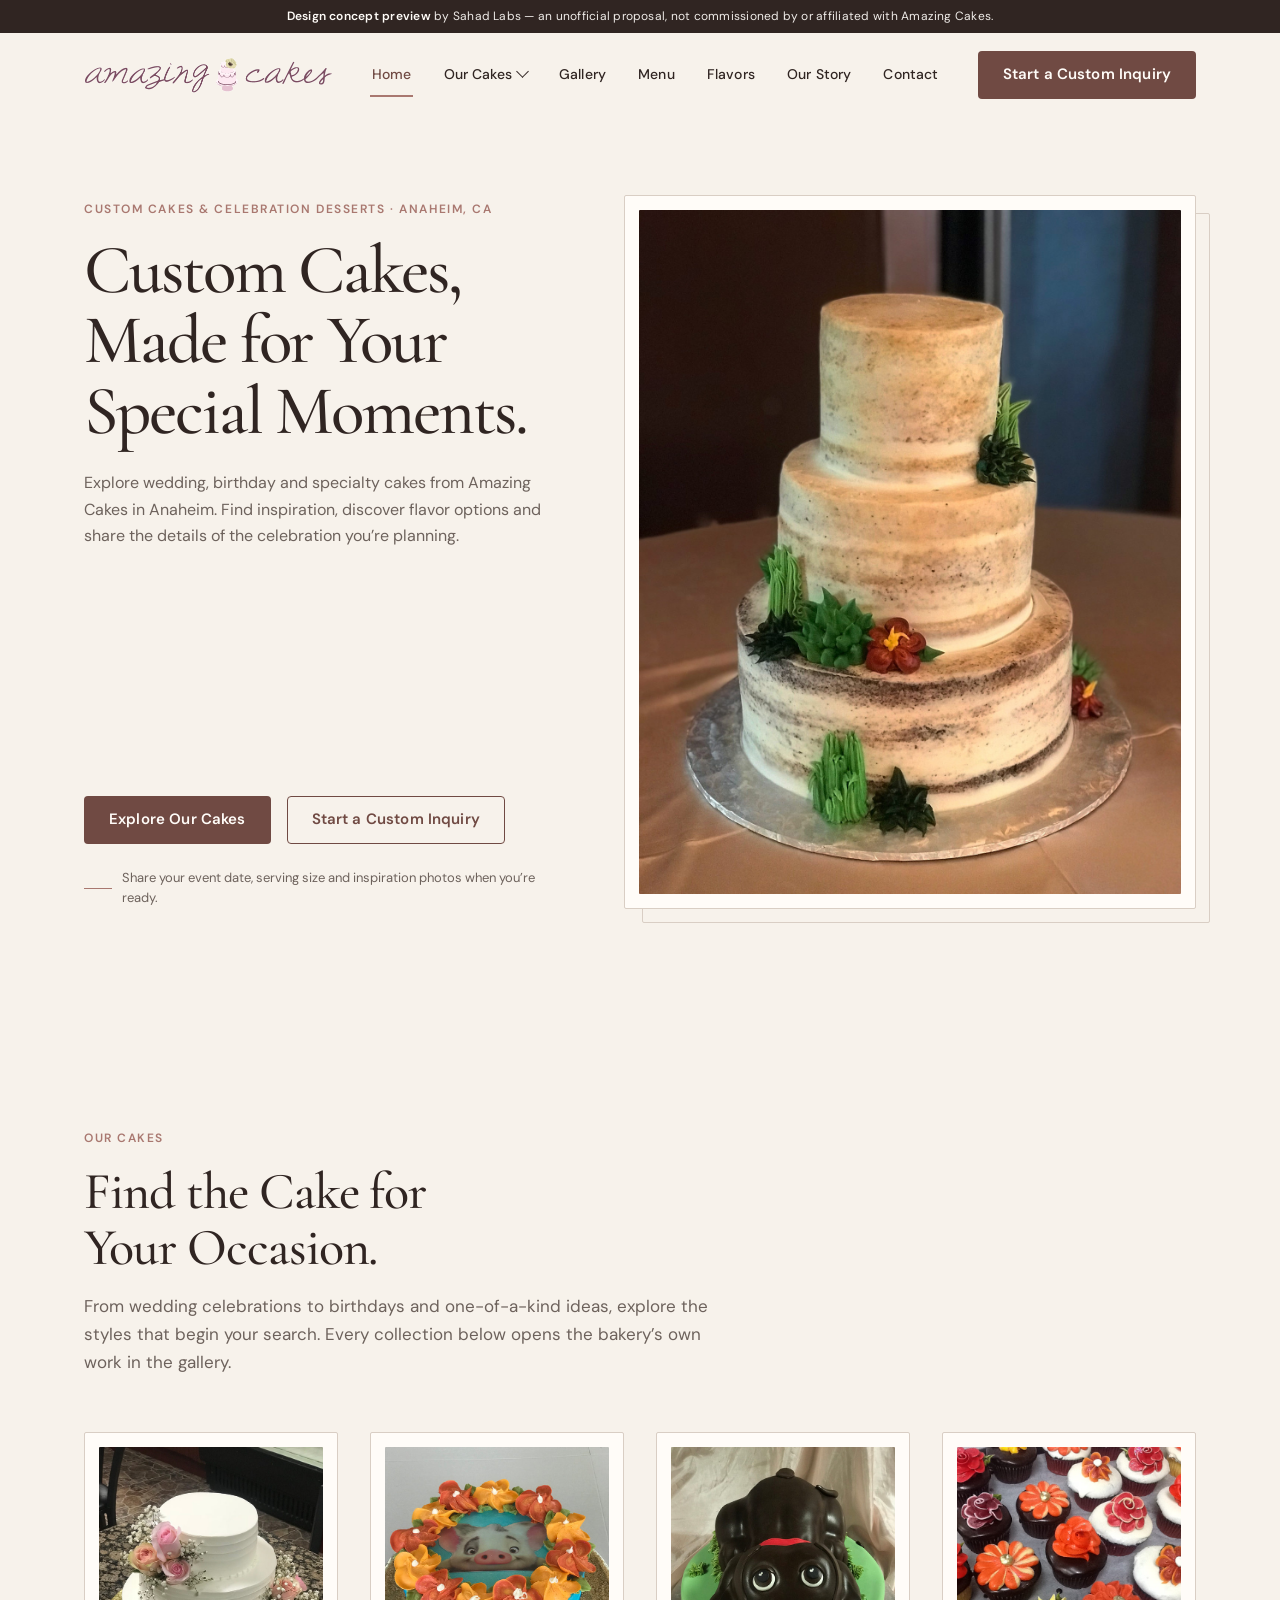
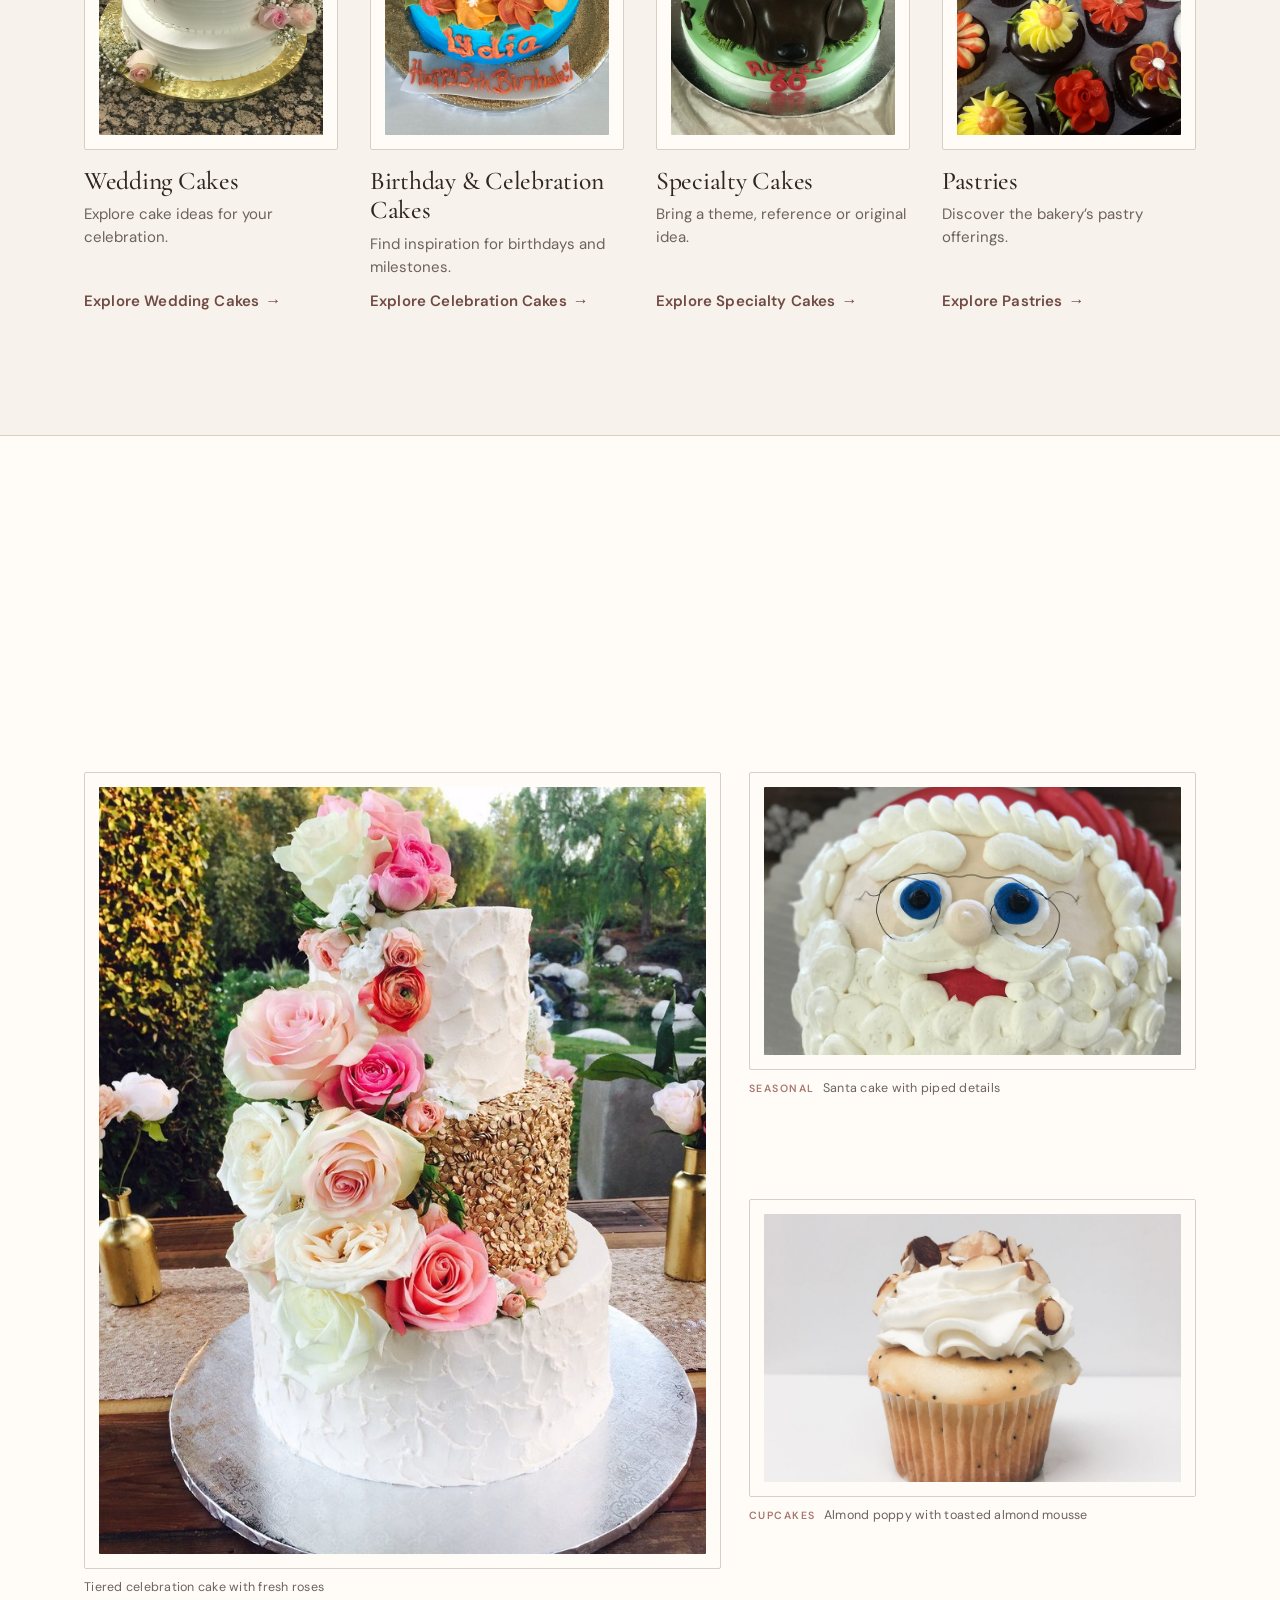
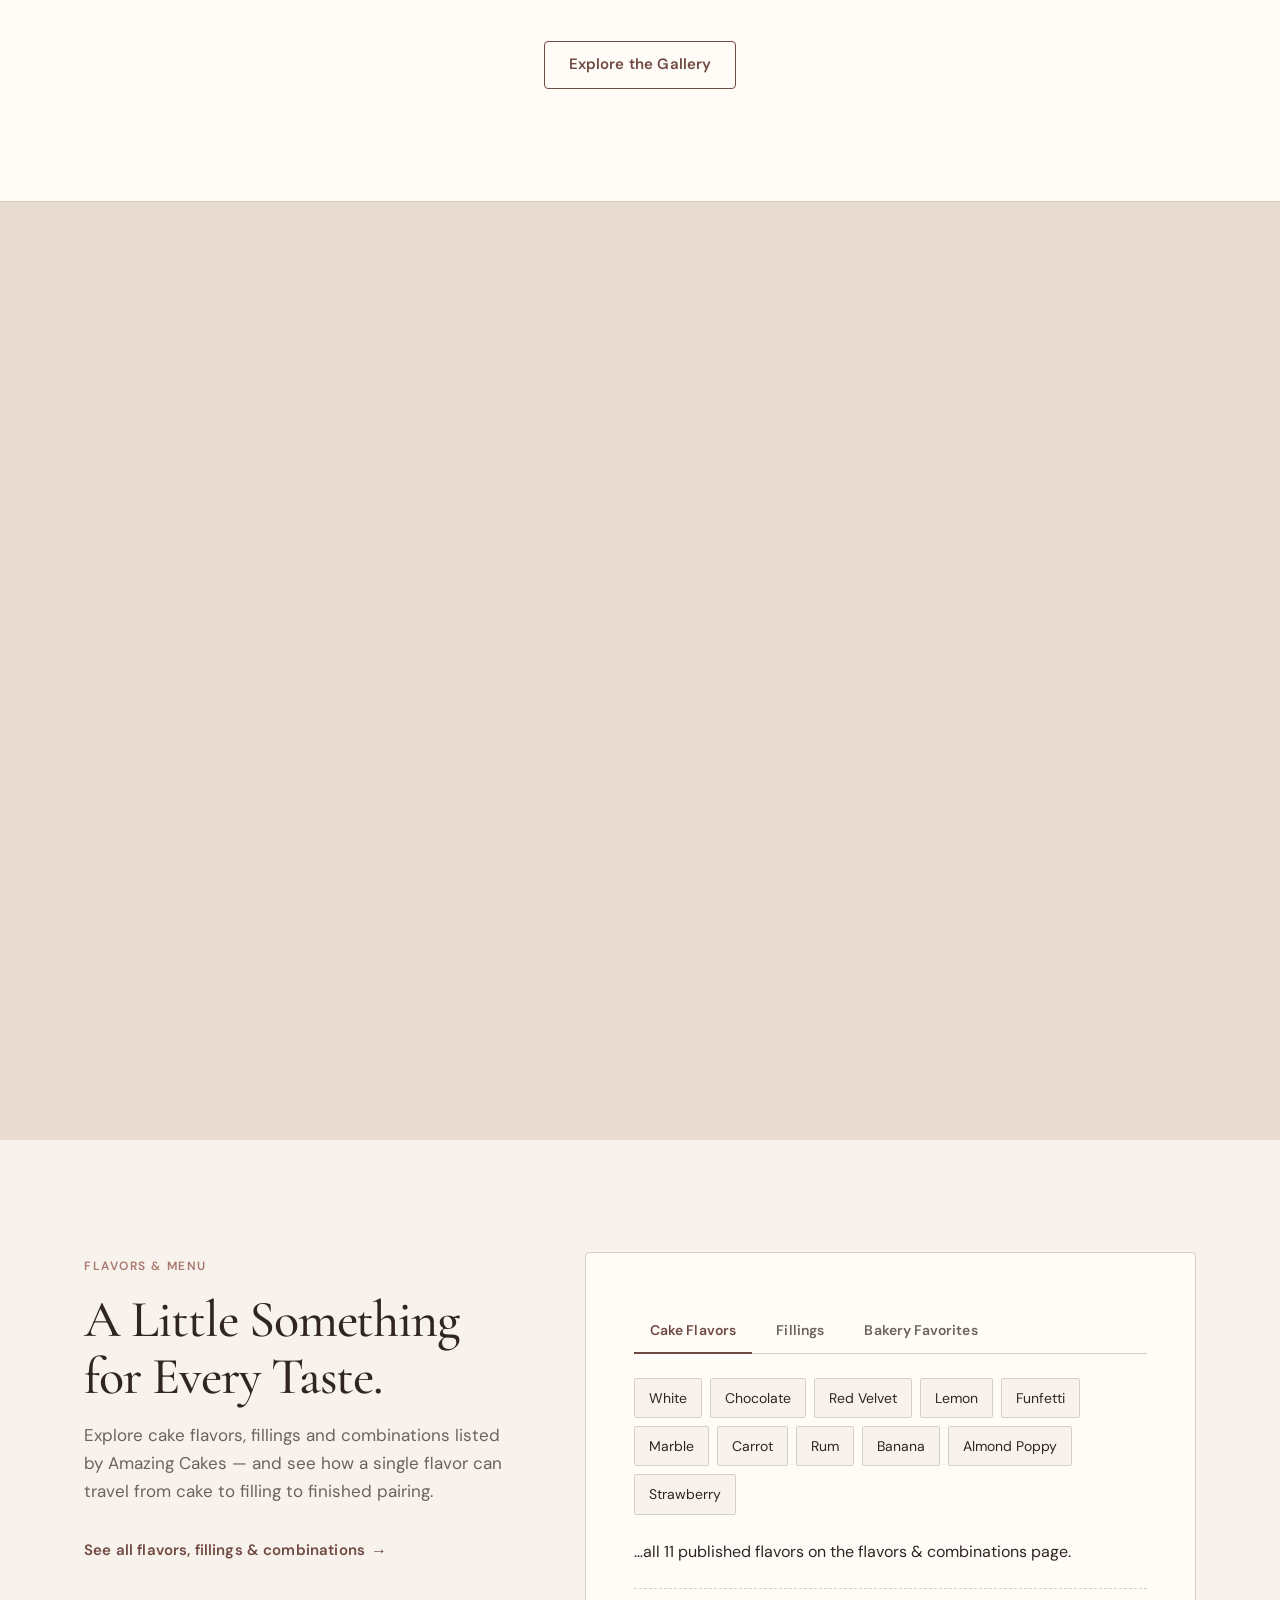
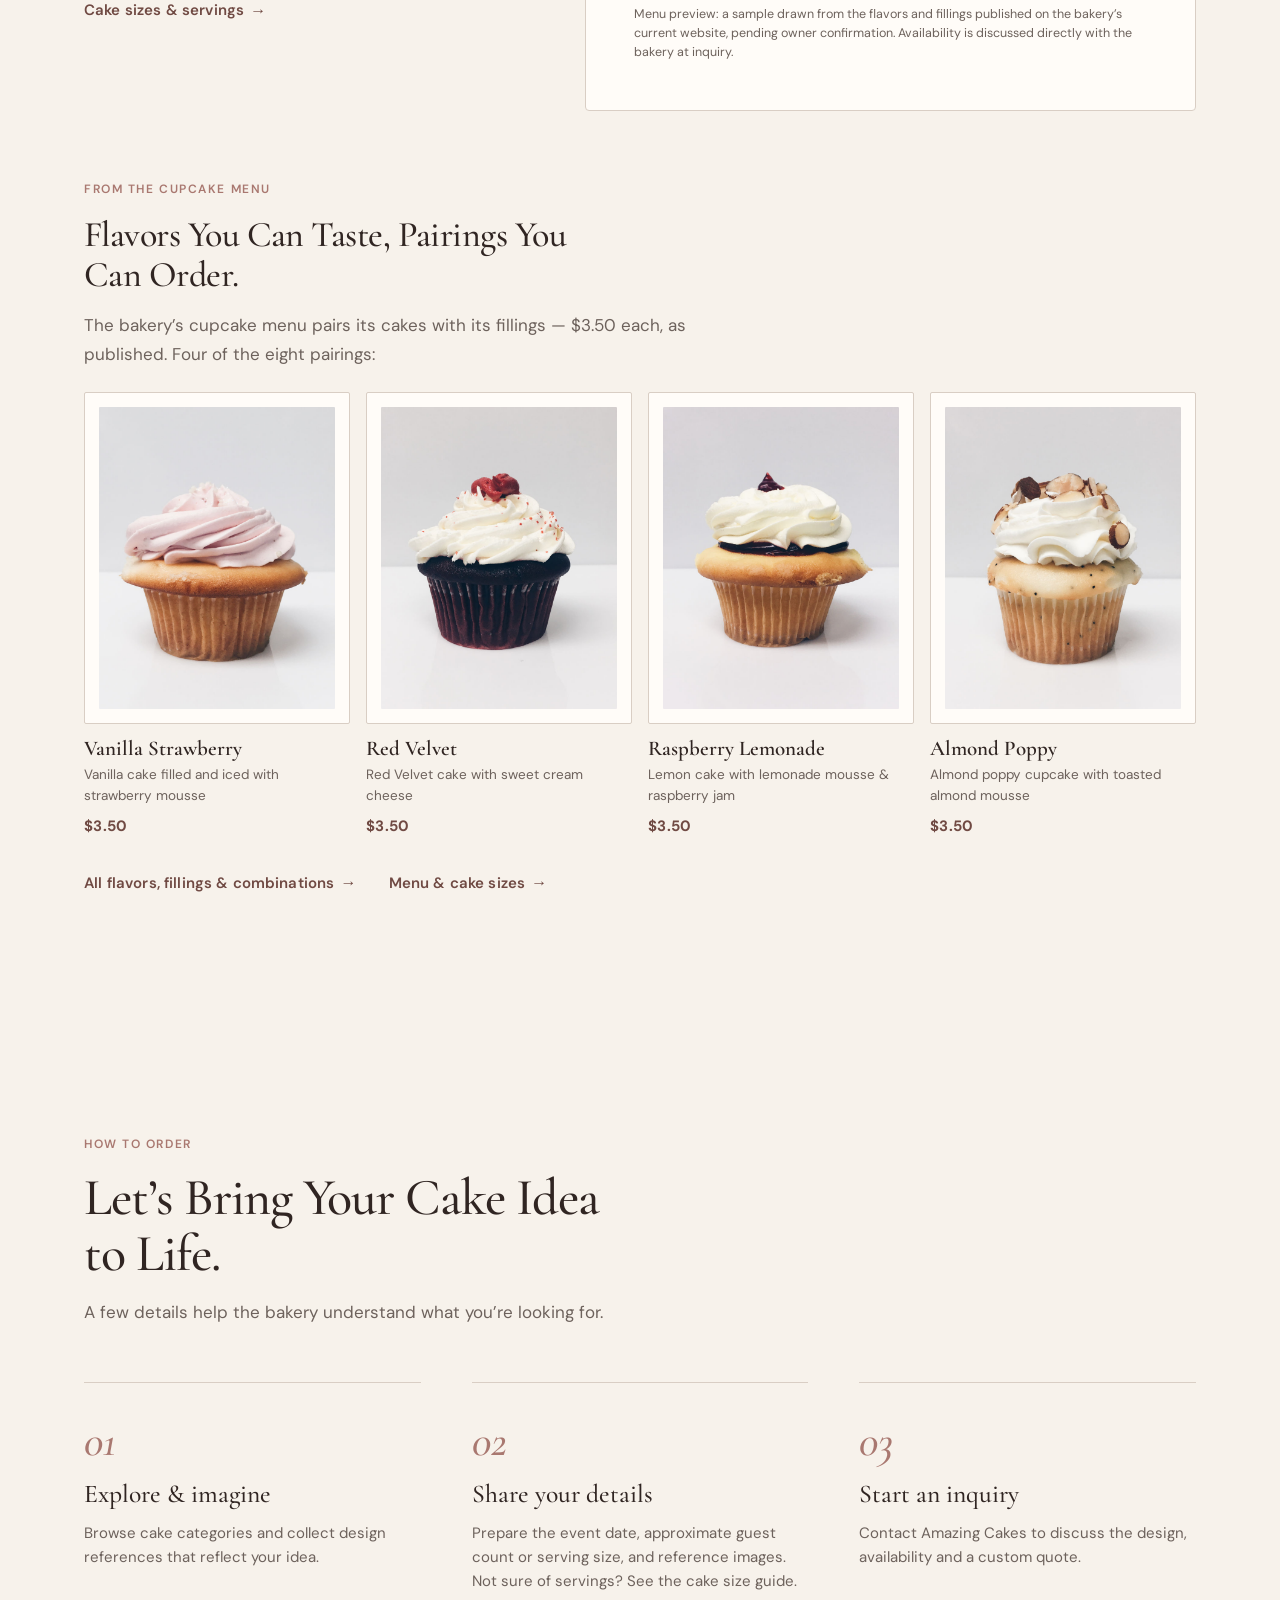
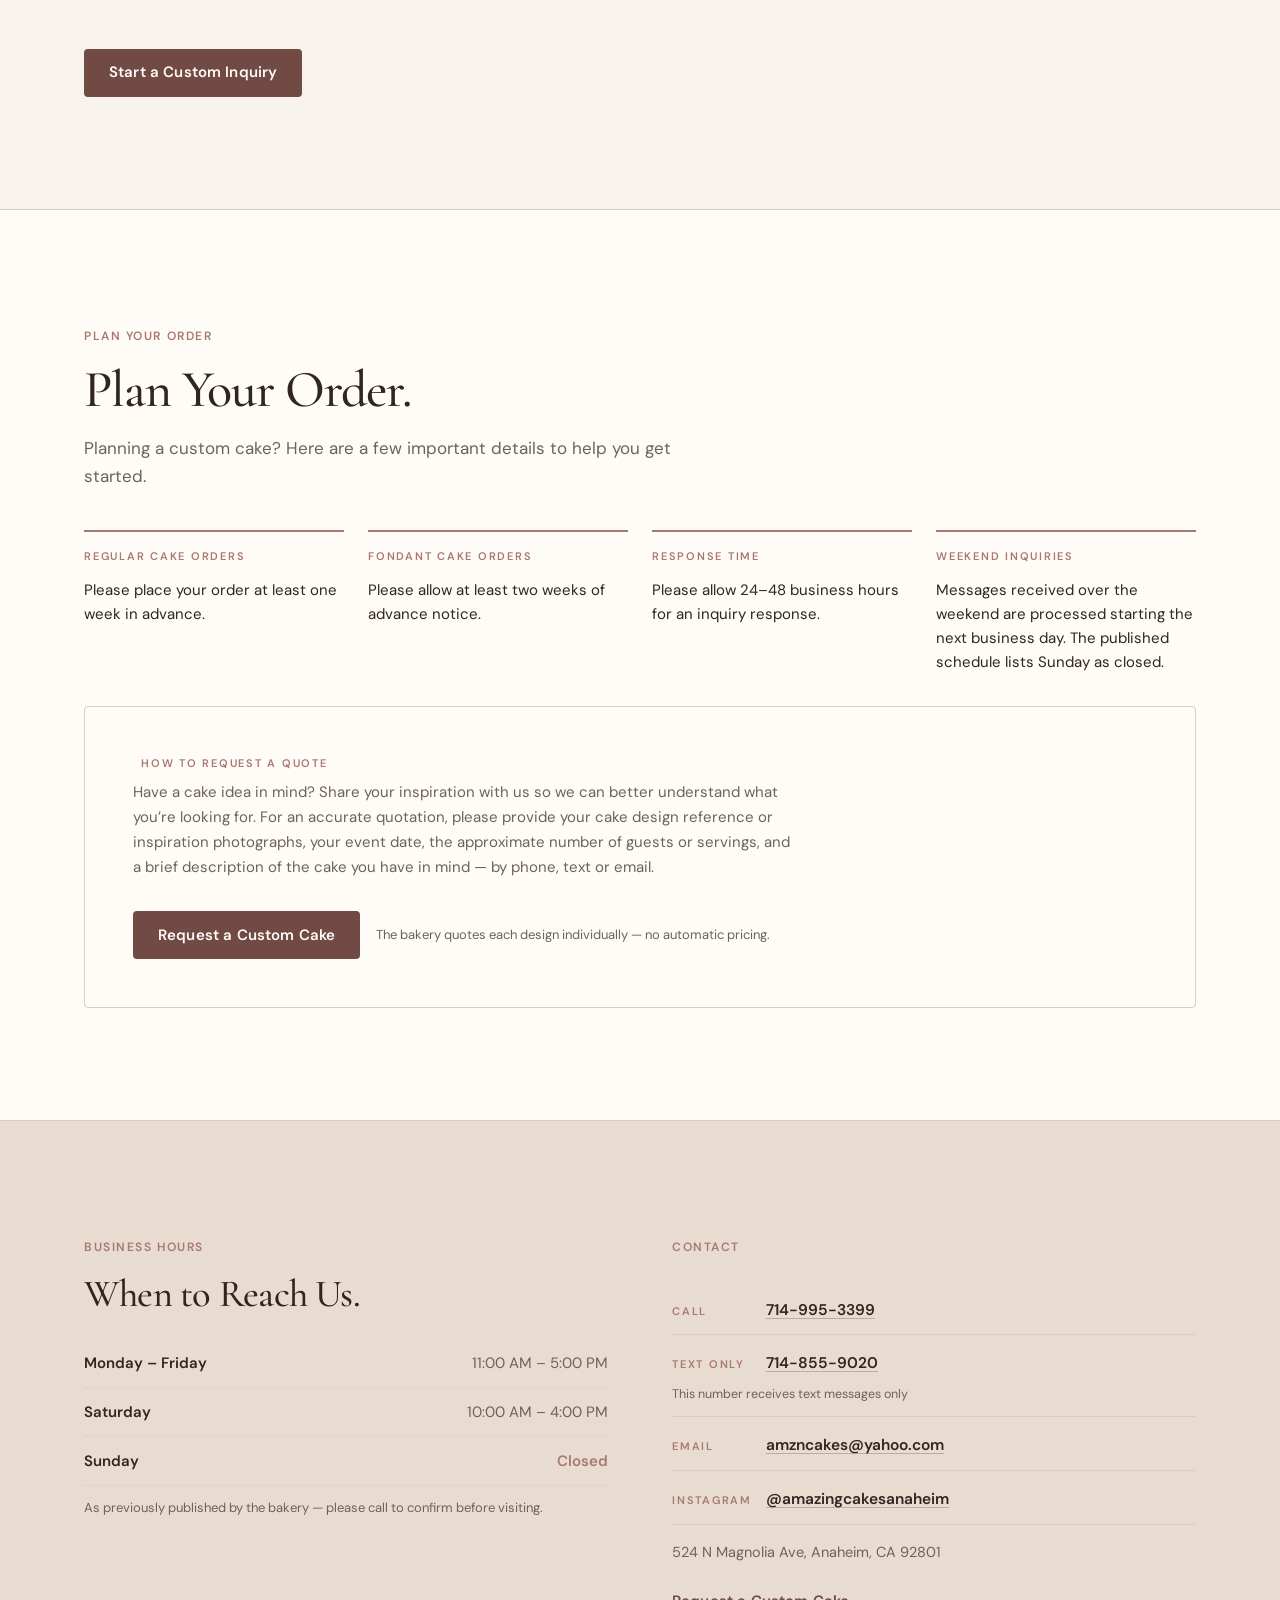
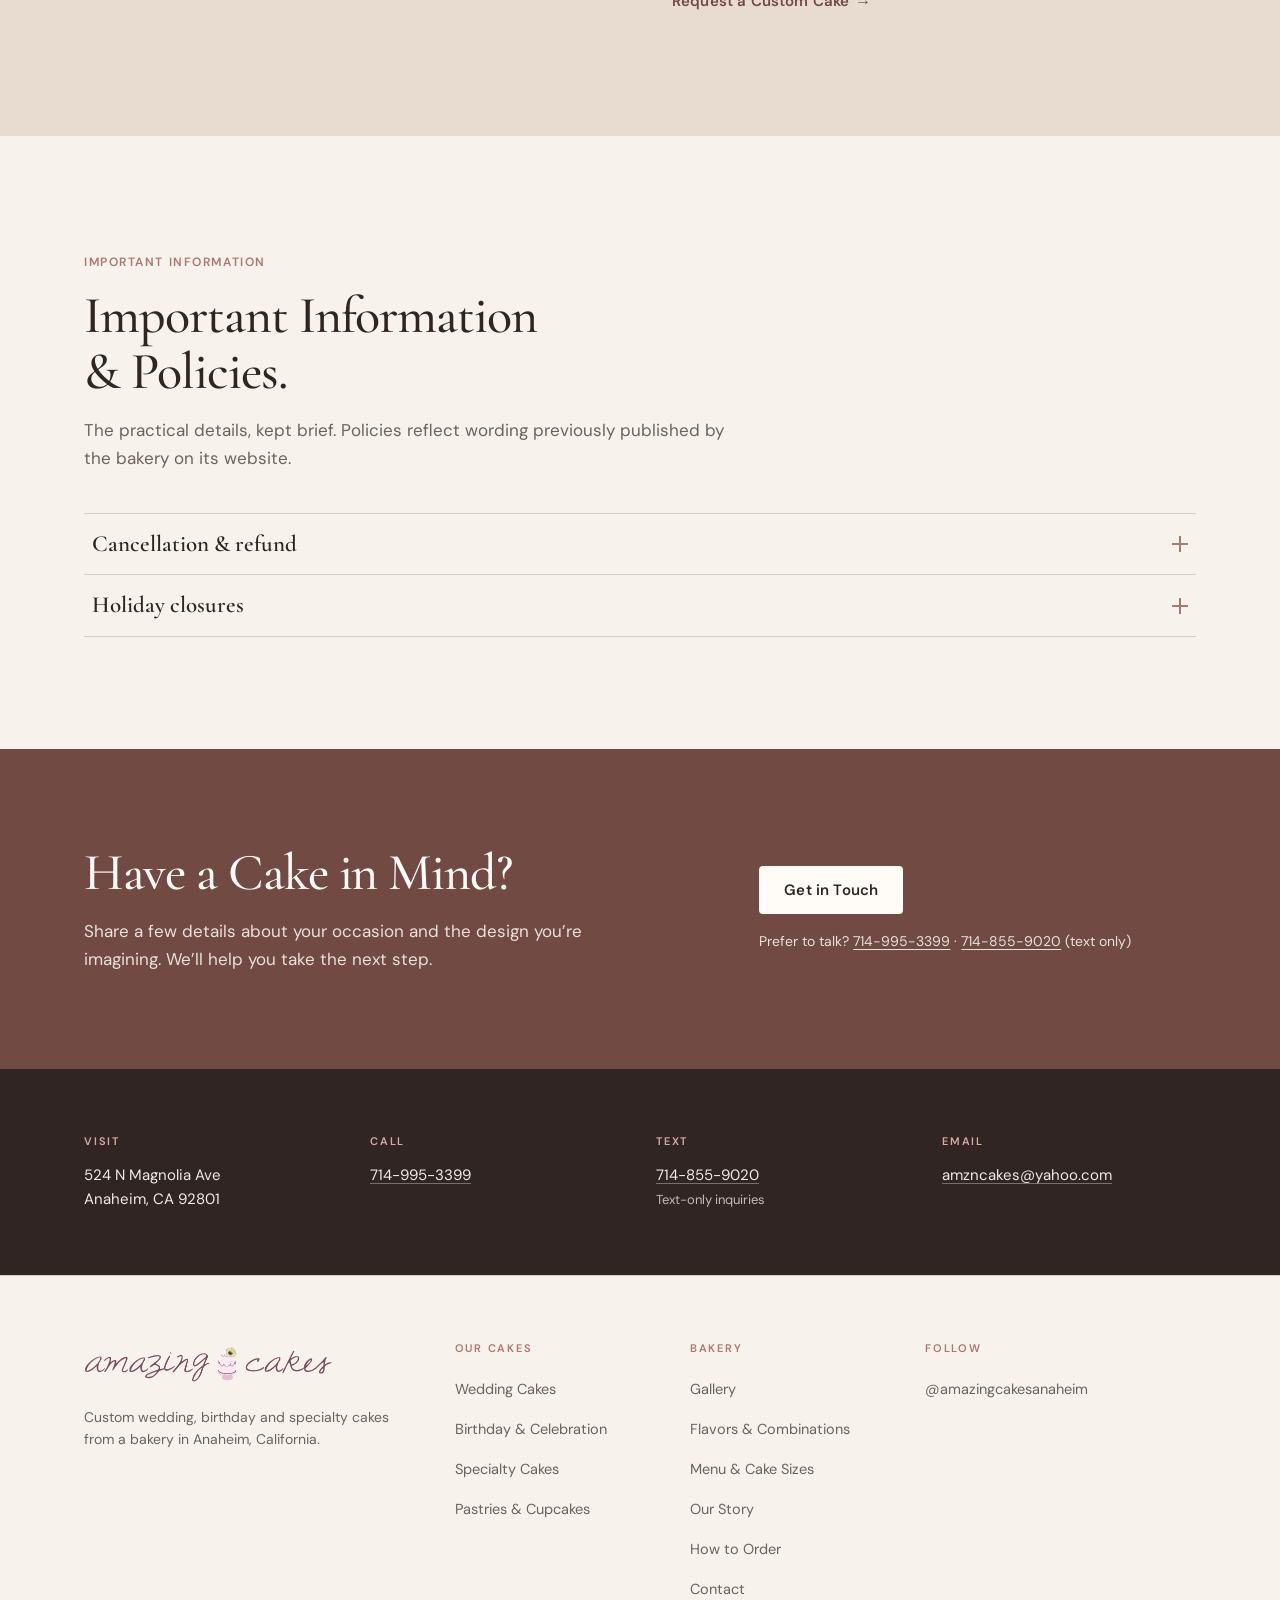
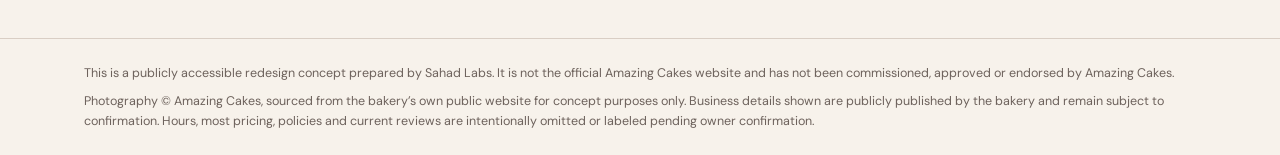
<file: index.html>
<!DOCTYPE html>
<html lang="en" class="no-js">
<head>
  <meta charset="UTF-8">
  <meta name="viewport" content="width=device-width, initial-scale=1">
  <title>Custom Cakes in Anaheim, CA | Amazing Cakes</title>
  <meta name="description" content="Explore wedding cakes, birthday cakes, specialty cakes and custom creations from Amazing Cakes in Anaheim, California. Browse cake inspiration and start an inquiry.">
  <meta property="og:type" content="website">
  <meta property="og:site_name" content="Amazing Cakes — Concept Preview by Sahad Labs">
  <meta property="og:title" content="Custom Cakes in Anaheim, CA | Amazing Cakes">
  <meta property="og:description" content="Explore wedding cakes, birthday cakes, specialty cakes and custom creations from Amazing Cakes in Anaheim, California. Browse cake inspiration and start an inquiry.">
  <meta property="og:image" content="https://sahadcse.github.io/amazing-cakes-concept/assets/img/hero-cake.jpg">
  <meta property="og:image:width" content="1280">
  <meta property="og:image:height" content="1600">
  <meta name="twitter:card" content="summary_large_image">
  <meta name="robots" content="noindex, nofollow">
  <!--
    CONCEPT PREVIEW — prepared by Sahad Labs (unofficial prospective-client concept).
    Not commissioned by, approved by, or affiliated with Amazing Cakes.
    Do not publish or deploy. Business details are from the bakery's public
    website and remain subject to owner confirmation. See CONCEPT-NOTES.md.
    Structured data (Bakery JSON-LD) is intentionally omitted until the owner
    confirms business identity and fields.
  -->
  <link rel="stylesheet" href="assets/css/styles.css">
  <link rel="icon" href="data:image/svg+xml,%3Csvg xmlns='http://www.w3.org/2000/svg' viewBox='0 0 32 32'%3E%3Crect width='32' height='32' rx='6' fill='%23F7F2EB'/%3E%3Cpath d='M8 22h16v3H8zM9 15h14v5H9zM12 10h8v3h-8z' fill='%23A97870'/%3E%3C/svg%3E">
  <script>document.documentElement.classList.replace("no-js", "js");</script>
</head>
<body id="top">

  <a class="skip-link" href="#main">Skip to content</a>

  <!-- Scope label — required by the concept brief -->
  <p class="concept-ribbon">
    <strong>Design concept preview</strong> by Sahad Labs — an unofficial proposal, not commissioned by or affiliated with Amazing Cakes.
  </p>

  <header class="site-header" data-header>
    <div class="container header-inner">

      <a class="brand" href="index.html" aria-label="Amazing Cakes — home">
        <img class="brand-logo" src="assets/img/logo.png" alt="Amazing Cakes" width="497" height="72">
      </a>

      <button class="nav-burger" type="button" aria-expanded="false" aria-controls="primary-nav" data-nav-toggle>
        <span class="bars" aria-hidden="true"></span>
        <span class="sr-only">Menu</span>
      </button>

      <nav class="primary-nav" id="primary-nav" aria-label="Primary">
        <ul>
          <li><a href="index.html" aria-current="page">Home</a></li>
          <li class="has-sub">
            <button class="nav-toggle" type="button" aria-expanded="false" aria-controls="submenu-cakes">
              Our Cakes <span class="caret" aria-hidden="true"></span>
            </button>
            <ul class="submenu" id="submenu-cakes">
              <li><a href="gallery.html?cat=wedding">Wedding Cakes</a></li>
              <li><a href="gallery.html?cat=birthday">Birthday &amp; Celebration Cakes</a></li>
              <li><a href="gallery.html?cat=specialty">Specialty Cakes</a></li>
              <li><a href="gallery.html?cat=pastries">Pastries &amp; Cupcakes</a></li>
            </ul>
          </li>
          <li><a href="gallery.html">Gallery</a></li>
          <li><a href="menu.html">Menu</a></li>
          <li><a href="menu-1.html">Flavors</a></li>
          <li><a href="about-us.html">Our Story</a></li>
          <li><a href="contact.html">Contact</a></li>
        </ul>
        <div class="mobile-cta">
          <a class="btn btn--primary" href="contact.html">Start a Custom Inquiry</a>
        </div>
      </nav>

      <a class="btn btn--primary header-cta" href="contact.html">Start a Custom Inquiry</a>

    </div>
  </header>

  <main id="main">

    <!-- HERO — draft concept copy, not approved brand copy -->
    <section class="hero" aria-labelledby="hero-title">
      <div class="container hero-grid">

        <div class="hero-copy">
          <p class="eyebrow">Custom Cakes &amp; Celebration Desserts · Anaheim, CA</p>
          <h1 id="hero-title">Custom Cakes, Made for Your Special&nbsp;Moments.</h1>
          <p class="hero-copy-lede">Explore wedding, birthday and specialty cakes from Amazing Cakes in Anaheim. Find inspiration, discover flavor options and share the details of the celebration you&rsquo;re planning.</p>
        </div>

        <figure class="hero-figure reveal">
          <div class="frame">
            <img src="assets/img/hero-cake.jpg" alt="Three-tier naked cake decorated with piped succulents and deep red buttercream flowers" width="1280" height="1600" fetchpriority="high">
          </div>
        </figure>

        <div class="hero-cta-wrap reveal">
          <div class="hero-actions">
            <a class="btn btn--primary" href="#cakes">Explore Our Cakes</a>
            <a class="btn btn--secondary" href="contact.html">Start a Custom Inquiry</a>
          </div>
          <p class="hero-note">Share your event date, serving size and inspiration photos when you&rsquo;re ready.</p>
        </div>

      </div>
    </section>

    <!-- EXPLORE OUR CAKES — category entry points into the gallery collections -->
    <section class="section" id="cakes" aria-labelledby="cakes-title">
      <div class="container">

        <div class="section-head reveal">
          <p class="eyebrow">Our Cakes</p>
          <h2 class="h2" id="cakes-title">Find the Cake for Your&nbsp;Occasion.</h2>
          <p class="section-intro">From wedding celebrations to birthdays and one-of-a-kind ideas, explore the styles that begin your search. Every collection below opens the bakery&rsquo;s own work in the gallery.</p>
        </div>

        <div class="cat-grid">
          <article class="cat-card reveal" id="cat-wedding">
            <a class="cat-media" href="gallery.html?cat=wedding" aria-label="View wedding cake examples in the gallery">
              <span class="frame"><img src="assets/img/cat-wedding.jpg" alt="Classic white three-tier wedding cake accented with fresh pink roses and baby's breath" width="620" height="775" loading="lazy"></span>
            </a>
            <h3>Wedding Cakes</h3>
            <p>Explore cake ideas for your celebration.</p>
            <a class="text-link" href="gallery.html?cat=wedding">Explore Wedding Cakes</a>
          </article>

          <article class="cat-card reveal" id="cat-birthday">
            <a class="cat-media" href="gallery.html?cat=birthday" aria-label="View birthday and celebration cake examples in the gallery">
              <span class="frame"><img src="assets/img/cat-birthday.jpg" alt="Blue birthday cake with tropical buttercream flowers and an illustrated character topper" width="620" height="775" loading="lazy"></span>
            </a>
            <h3>Birthday &amp; Celebration Cakes</h3>
            <p>Find inspiration for birthdays and milestones.</p>
            <a class="text-link" href="gallery.html?cat=birthday">Explore Celebration Cakes</a>
          </article>

          <article class="cat-card reveal" id="cat-specialty">
            <a class="cat-media" href="gallery.html?cat=specialty" aria-label="View specialty cake examples in the gallery">
              <span class="frame"><img src="assets/img/cat-specialty.jpg" alt="Sculpted chocolate Labrador cake resting on a green fondant base" width="620" height="775" loading="lazy"></span>
            </a>
            <h3>Specialty Cakes</h3>
            <p>Bring a theme, reference or original idea.</p>
            <a class="text-link" href="gallery.html?cat=specialty">Explore Specialty Cakes</a>
          </article>

          <article class="cat-card reveal" id="cat-pastries">
            <a class="cat-media" href="gallery.html?cat=pastries" aria-label="View pastry and cupcake examples in the gallery">
              <span class="frame"><img src="assets/img/cat-pastries.jpg" alt="Tray of cupcakes topped with hand-piped buttercream blossoms" width="620" height="775" loading="lazy"></span>
            </a>
            <h3>Pastries</h3>
            <p>Discover the bakery&rsquo;s pastry offerings.</p>
            <a class="text-link" href="gallery.html?cat=pastries">Explore Pastries</a>
          </article>
        </div>

      </div>
    </section>

    <!-- GALLERY PREVIEW — genuine Amazing Cakes photographs; links into the collections -->
    <section class="section gallery-section" id="gallery" aria-labelledby="gallery-title">
      <div class="container">

        <div class="section-head reveal">
          <p class="eyebrow">Gallery</p>
          <h2 class="h2" id="gallery-title">A Gallery of Sweet&nbsp;<em>Possibilities.</em></h2>
          <p class="section-intro">A few ideas to spark your imagination, drawn from the bakery&rsquo;s wedding, birthday, specialty, pastry and seasonal collections.</p>
        </div>

        <div class="gallery-grid">
          <a class="gallery-item gallery-anchor reveal" href="gallery.html?cat=wedding">
            <figure>
              <div class="frame">
                <img src="assets/img/gallery-tiered-roses.jpg" alt="Three-tier celebration cake wrapped with fresh pink and cream roses, set on an outdoor table" width="750" height="1000" loading="lazy">
              </div>
              <figcaption class="gallery-caption">Tiered celebration cake with fresh roses</figcaption>
            </figure>
          </a>

          <a class="gallery-item gallery-side-a reveal" href="gallery.html?cat=seasonal">
            <figure>
              <div class="frame">
                <img src="assets/img/gallery-seasonal-santa.jpg" alt="Close-up of a Santa face cake with a piped buttercream beard and wire glasses" width="900" height="600" loading="lazy">
              </div>
              <figcaption class="gallery-caption"><span class="tag">Seasonal</span>Santa cake with piped details</figcaption>
            </figure>
          </a>

          <a class="gallery-item gallery-side-b reveal" href="gallery.html?cat=pastries">
            <figure>
              <div class="frame">
                <img src="assets/img/gallery-cupcake.jpg" alt="Almond poppy cupcake with toasted almond mousse and swirled frosting" width="900" height="600" loading="lazy">
              </div>
              <figcaption class="gallery-caption"><span class="tag">Cupcakes</span>Almond poppy with toasted almond mousse</figcaption>
            </figure>
          </a>
        </div>

        <div class="gallery-foot reveal">
          <a class="btn btn--secondary" href="gallery.html">Explore the Gallery</a>
        </div>

      </div>
    </section>

    <!-- ABOUT — draft copy; full story on Our Story page -->
    <section class="section about-section" id="story" aria-labelledby="story-title">
      <div class="container about-grid">

        <div class="about-copy reveal">
          <p class="eyebrow">Our Story</p>
          <h2 class="h2" id="story-title">Every Cake Begins with an&nbsp;Idea.</h2>
          <p>A celebration has its own personality. A favorite detail, a picture, a theme or an idea can become the starting point for a cake that feels right for the occasion. Share what you have in mind and start a conversation with Amazing Cakes.</p>
        </div>

        <figure class="about-figure reveal">
          <div class="frame">
            <img src="assets/img/about-cupcake.jpg" alt="Raspberry lemonade cupcake — lemon cake with lemonade mousse and raspberry jam" width="1000" height="1250" loading="lazy">
          </div>
        </figure>

        <div class="about-cta reveal">
          <a class="text-link" href="about-us.html">Discover Our Story</a>
        </div>

      </div>
    </section>

    <!-- FLAVORS & MENU — compact preview; full experience on Flavors & Combinations -->
    <section class="section" id="flavors" aria-labelledby="flavors-title">
      <div class="container flavors-grid">

        <div class="section-head reveal">
          <p class="eyebrow">Flavors &amp; Menu</p>
          <h2 class="h2" id="flavors-title">A Little Something for Every&nbsp;Taste.</h2>
          <p class="section-intro">Explore cake flavors, fillings and combinations listed by Amazing Cakes — and see how a single flavor can travel from cake to filling to finished pairing.</p>
          <div class="cross-links">
            <a class="text-link" href="menu-1.html">See all flavors, fillings &amp; combinations</a>
            <a class="text-link" href="menu.html">Cake sizes &amp; servings</a>
          </div>
        </div>

        <div class="flavors-panel reveal">
          <div class="tabs" role="tablist" aria-label="Menu groups">
            <button class="tab" role="tab" id="tab-flavors" aria-controls="panel-flavors" aria-selected="true" type="button">Cake Flavors</button>
            <button class="tab" role="tab" id="tab-fillings" aria-controls="panel-fillings" aria-selected="false" tabindex="-1" type="button">Fillings</button>
            <button class="tab" role="tab" id="tab-favorites" aria-controls="panel-favorites" aria-selected="false" tabindex="-1" type="button">Bakery Favorites</button>
          </div>

          <div class="tab-panel" role="tabpanel" id="panel-flavors" aria-labelledby="tab-flavors">
            <ul class="chip-list" data-render="chips" data-source="flavors">
              <noscript><li class="chip">White</li><li class="chip">Chocolate</li><li class="chip">Red Velvet</li><li class="chip">Lemon</li><li class="chip">Funfetti</li><li class="chip">Marble</li></noscript>
            </ul>
            <p class="menu-more">…all <span data-render="count" data-count-of="flavors">11</span> published flavors on the <a href="menu-1.html">flavors &amp; combinations page</a>.</p>
          </div>

          <div class="tab-panel" role="tabpanel" id="panel-fillings" aria-labelledby="tab-fillings" hidden>
            <ul class="chip-list" data-render="chips" data-source="fillings">
              <noscript><li class="chip">Fudge Buttercream</li><li class="chip">Bavarian Mousse</li><li class="chip">Chocolate Mousse</li><li class="chip">Strawberry Mousse</li><li class="chip">Cookies and Cream</li><li class="chip">Sweet Cream Cheese</li></noscript>
            </ul>
            <p class="menu-more">…all <span data-render="count" data-count-of="fillings">24</span> published fillings on the <a href="menu-1.html">flavors &amp; combinations page</a>.</p>
          </div>

          <div class="tab-panel" role="tabpanel" id="panel-favorites" aria-labelledby="tab-favorites" hidden>
            <ul class="fav-list" data-render="favorites">
              <noscript><li><span class="fav-cake">White</span><span class="fav-fill">with Strawberry Mousse</span></li></noscript>
            </ul>
            <p class="menu-more">…all seven published favorites on the <a href="menu-1.html">flavors &amp; combinations page</a>.</p>
          </div>

          <p class="menu-note">Menu preview: a sample drawn from the flavors and fillings published on the bakery&rsquo;s current website, pending owner confirmation. Availability is discussed directly with the bakery at inquiry.</p>
        </div>

      </div>

      <div class="container" style="margin-top:clamp(40px,6vw,64px)">
        <div class="section-head">
          <p class="eyebrow">From the cupcake menu</p>
          <h3 style="font-family:var(--font-display);font-weight:500;font-size:clamp(26px,3vw,36px);line-height:1.12;letter-spacing:-0.015em;color:var(--espresso)" id="flavor-story-title">Flavors You Can Taste, Pairings You Can&nbsp;Order.</h3>
          <p class="section-intro">The bakery&rsquo;s cupcake menu pairs its cakes with its fillings — $3.50 each, as published. Four of the eight pairings:</p>
        </div>
        <div class="menu-grid" data-render="cupcakes" data-names="Red Velvet|Almond Poppy|Raspberry Lemonade|Vanilla Strawberry" style="margin-top:var(--sp-5)"></div>
        <div class="cross-links">
          <a class="text-link" href="menu-1.html">All flavors, fillings &amp; combinations</a>
          <a class="text-link" href="menu.html">Menu &amp; cake sizes</a>
        </div>
      </div>
    </section>

    <!-- HOW TO ORDER — inquiry journey; size guide linked from step 2 -->
    <section class="section" id="order" aria-labelledby="order-title">
      <div class="container">

        <div class="section-head reveal">
          <p class="eyebrow">How to Order</p>
          <h2 class="h2" id="order-title">Let&rsquo;s Bring Your Cake Idea to&nbsp;Life.</h2>
          <p class="section-intro">A few details help the bakery understand what you&rsquo;re looking for.</p>
        </div>

        <ol class="steps">
          <li class="step reveal">
            <p class="step-num" aria-hidden="true">01</p>
            <h3>Explore &amp; imagine</h3>
            <p>Browse cake categories and collect design references that reflect your idea.</p>
          </li>
          <li class="step reveal">
            <p class="step-num" aria-hidden="true">02</p>
            <h3>Share your details</h3>
            <p>Prepare the event date, approximate guest count or serving size, and reference images. Not sure of servings? <a href="menu.html">See the cake size guide</a>.</p>
          </li>
          <li class="step reveal">
            <p class="step-num" aria-hidden="true">03</p>
            <h3>Start an inquiry</h3>
            <p>Contact Amazing Cakes to discuss the design, availability and a custom quote.</p>
          </li>
        </ol>

        <div class="steps-foot reveal">
          <a class="btn btn--primary" href="contact.html">Start a Custom Inquiry</a>
        </div>

      </div>
    </section>

    <!-- PLAN YOUR ORDER — published lead & response times (central config) -->
    <section class="section gallery-section" id="plan" aria-labelledby="plan-title">
      <div class="container">
        <div class="section-head">
          <p class="eyebrow">Plan your order</p>
          <h2 class="h2" id="plan-title">Plan Your&nbsp;Order.</h2>
          <p class="section-intro">Planning a custom cake? Here are a few important details to help you get started.</p>
        </div>
        <div class="info-grid" data-render="lead-times"></div>
        <div class="panel" style="margin-top:var(--sp-6)">
          <h3 class="form-heading">How to request a quote</h3>
          <p style="font-size:15px;line-height:1.65;color:var(--text-2);max-width:66ch">Have a cake idea in mind? Share your inspiration with us so we can better understand what you&rsquo;re looking for. For an accurate quotation, please provide your cake design reference or inspiration photographs, your event date, the approximate number of guests or servings, and a brief description of the cake you have in mind — by phone, text or email.</p>
          <div class="form-actions">
            <a class="btn btn--primary" href="contact.html">Request a Custom Cake</a>
            <span class="prose-note">The bakery quotes each design individually — no automatic pricing.</span>
          </div>
        </div>
      </div>
    </section>

    <!-- BUSINESS HOURS & CONTACT -->
    <section class="section about-section" id="hours" aria-labelledby="hours-title">
      <div class="container hours-grid">
        <div class="reveal">
          <p class="eyebrow">Business hours</p>
          <h2 class="h2" id="hours-title" style="font-size:clamp(28px,3vw,40px)">When to Reach&nbsp;Us.</h2>
          <div data-render="hours" style="margin-top:var(--sp-5)"></div>
        </div>
        <div class="hours-contact reveal">
          <p class="eyebrow">Contact</p>
          <ul class="contact-links">
            <li><span class="cl-label">Call</span><a href="tel:+17149953399">714-995-3399</a></li>
            <li><span class="cl-label">Text only</span><a href="sms:+17148559020">714-855-9020</a><span class="cl-note">This number receives text messages only</span></li>
            <li><span class="cl-label">Email</span><a href="mailto:amzncakes@yahoo.com">amzncakes@yahoo.com</a></li>
            <li><span class="cl-label">Instagram</span><a href="https://www.instagram.com/amazingcakesanaheim" target="_blank" rel="noopener">@amazingcakesanaheim</a></li>
          </ul>
          <address class="hours-address">524 N Magnolia Ave, Anaheim, CA 92801</address>
          <a class="text-link" href="contact.html">Request a Custom Cake</a>
        </div>
      </div>
    </section>

    <!-- IMPORTANT INFORMATION & POLICIES -->
    <section class="section" id="policies" aria-labelledby="pol-title">
      <div class="container">
        <div class="section-head">
          <p class="eyebrow">Important information</p>
          <h2 class="h2" id="pol-title">Important Information &amp;&nbsp;Policies.</h2>
          <p class="section-intro">The practical details, kept brief. Policies reflect wording previously published by the bakery on its website.</p>
        </div>
        <div class="accordion" data-render="policies"></div>
        <noscript>
          <div class="panel">
            <h3 class="form-heading">Cancellation &amp; refund</h3>
            <p class="prose-note" style="margin-bottom:var(--sp-4)">As previously published: a 75% refund is issued for cancellations made at least one week before the scheduled event date. No refund is available for cancellations made during the week of the event. Postponing your date is encouraged as an alternative to cancelling.</p>
            <h3 class="form-heading">Holiday closures</h3>
            <p class="prose-note">Holiday hours may vary. Please contact Amazing Cakes to confirm availability around holidays.</p>
          </div>
        </noscript>
      </div>
    </section>

    <!-- FINAL CTA -->
    <section class="cta-band" id="contact" aria-labelledby="contact-title">
      <div class="container cta-inner">
        <div class="reveal">
          <h2 class="h2" id="contact-title">Have a Cake in&nbsp;Mind?</h2>
          <p class="cta-copy">Share a few details about your occasion and the design you&rsquo;re imagining. We&rsquo;ll help you take the next step.</p>
        </div>
        <div class="cta-actions reveal">
          <a class="btn btn--on-dark" href="contact.html">Get in Touch</a>
          <p class="cta-contact-line">Prefer to talk? <a href="tel:+17149953399">714-995-3399</a> · <a href="sms:+17148559020">714-855-9020</a> (text only)</p>
        </div>
      </div>
    </section>

  </main>

  <!-- Shared contact strip + footer (identical across pages) -->
  <section class="contact-strip" aria-label="Contact details">
    <div class="container contact-grid">
      <div class="contact-item">
        <h3>Visit</h3>
        <address>524 N Magnolia Ave<br>Anaheim, CA 92801</address>
      </div>
      <div class="contact-item">
        <h3>Call</h3>
        <p><a href="tel:+17149953399">714-995-3399</a></p>
      </div>
      <div class="contact-item">
        <h3>Text</h3>
        <p><a href="sms:+17148559020">714-855-9020</a><br><span style="font-size:13px;color:rgba(255,252,248,.7)">Text-only inquiries</span></p>
      </div>
      <div class="contact-item">
        <h3>Email</h3>
        <p><a href="mailto:amzncakes@yahoo.com">amzncakes@yahoo.com</a></p>
      </div>
    </div>
  </section>

  <footer class="site-footer">
    <h2 class="sr-only">Site footer</h2>
    <div class="container footer-grid">

      <div class="footer-col">
        <a class="brand" href="index.html" aria-label="Amazing Cakes — home">
          <img class="brand-logo" src="assets/img/logo.png" alt="Amazing Cakes" width="497" height="72" loading="lazy">
        </a>
        <p class="footer-blurb">Custom wedding, birthday and specialty cakes from a bakery in Anaheim, California.</p>
      </div>

      <nav class="footer-col" aria-label="Cake collections">
        <h3>Our Cakes</h3>
        <ul>
          <li><a href="gallery.html?cat=wedding">Wedding Cakes</a></li>
          <li><a href="gallery.html?cat=birthday">Birthday &amp; Celebration</a></li>
          <li><a href="gallery.html?cat=specialty">Specialty Cakes</a></li>
          <li><a href="gallery.html?cat=pastries">Pastries &amp; Cupcakes</a></li>
        </ul>
      </nav>

      <nav class="footer-col" aria-label="Bakery information">
        <h3>Bakery</h3>
        <ul>
          <li><a href="gallery.html">Gallery</a></li>
          <li><a href="menu-1.html">Flavors &amp; Combinations</a></li>
          <li><a href="menu.html">Menu &amp; Cake Sizes</a></li>
          <li><a href="about-us.html">Our Story</a></li>
          <li><a href="index.html#order">How to Order</a></li>
          <li><a href="contact.html">Contact</a></li>
        </ul>
      </nav>

      <div class="footer-col">
        <h3>Follow</h3>
        <ul>
          <li><a href="https://www.instagram.com/amazingcakesanaheim" target="_blank" rel="noopener">@amazingcakesanaheim</a></li>
        </ul>
      </div>

    </div>

    <div class="footer-legal">
      <div class="container">
        <p>This is a publicly accessible redesign concept prepared by Sahad Labs. It is not the official Amazing Cakes website and has not been commissioned, approved or endorsed by Amazing Cakes.</p>
        <p>Photography © Amazing Cakes, sourced from the bakery&rsquo;s own public website for concept purposes only. Business details shown are publicly published by the bakery and remain subject to confirmation. Hours, most pricing, policies and current reviews are intentionally omitted or labeled pending owner confirmation.</p>
      </div>
    </div>
  </footer>

  <a class="to-top" href="#top" aria-label="Back to top">
    <svg viewBox="0 0 24 24" width="20" height="20" aria-hidden="true" focusable="false"><path d="M12 19V5M5 12l7-7 7 7" fill="none" stroke="currentColor" stroke-width="2" stroke-linecap="round" stroke-linejoin="round"/></svg>
  </a>



  <script src="assets/js/data.js" defer></script>
  <script src="assets/js/script.js" defer></script>
</body>
</html>
</file>
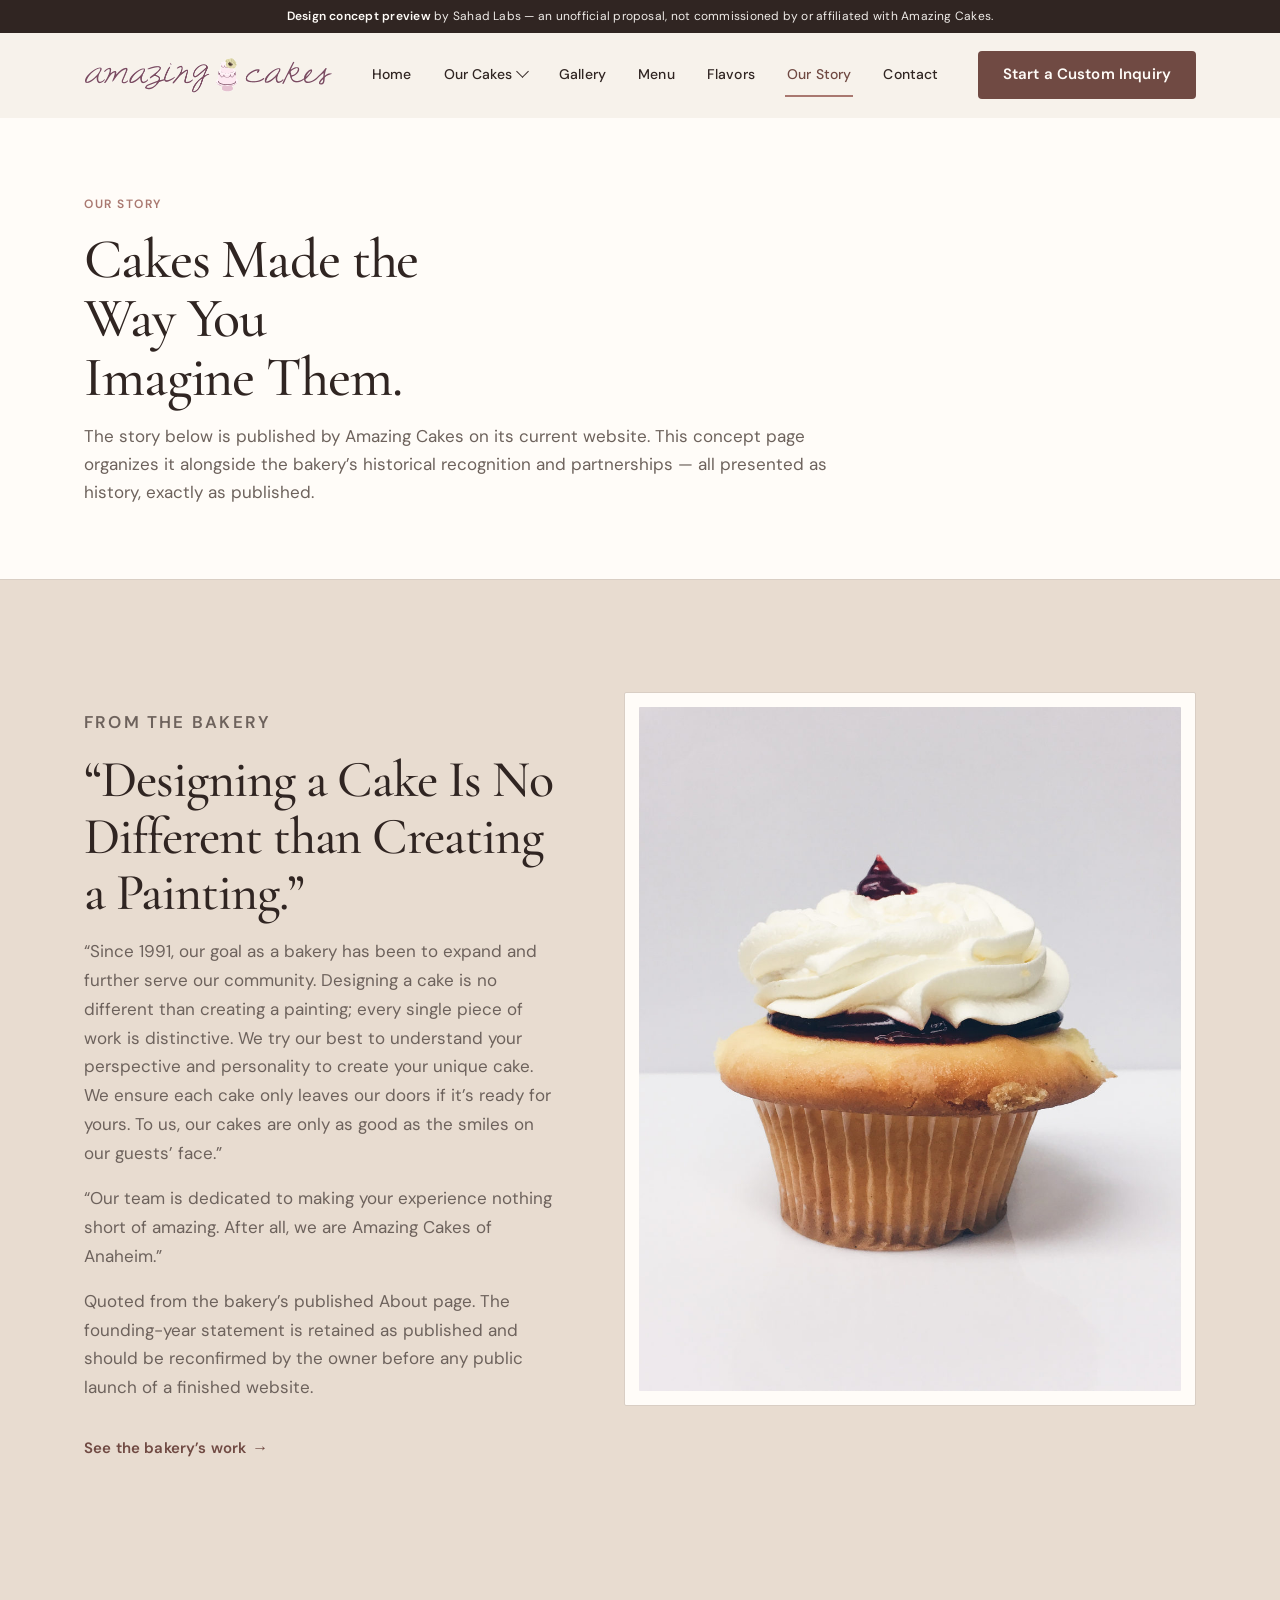
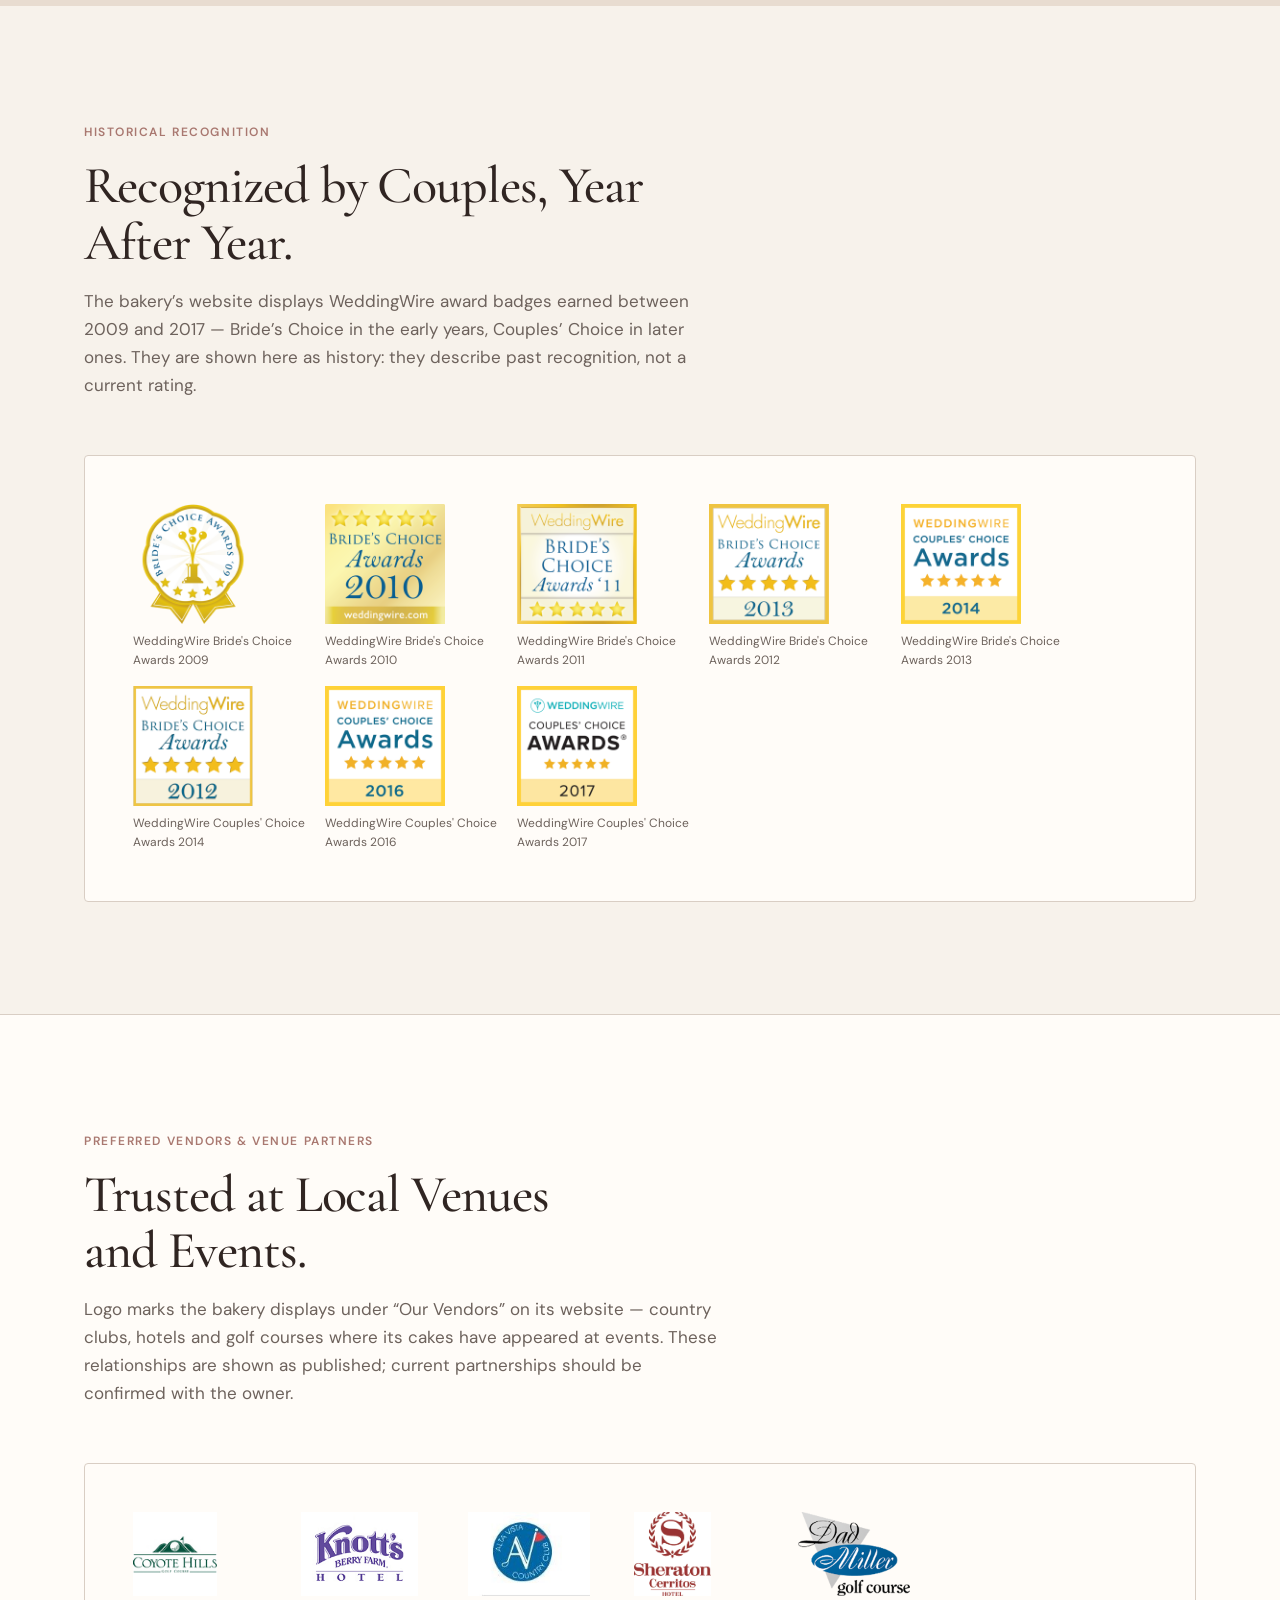
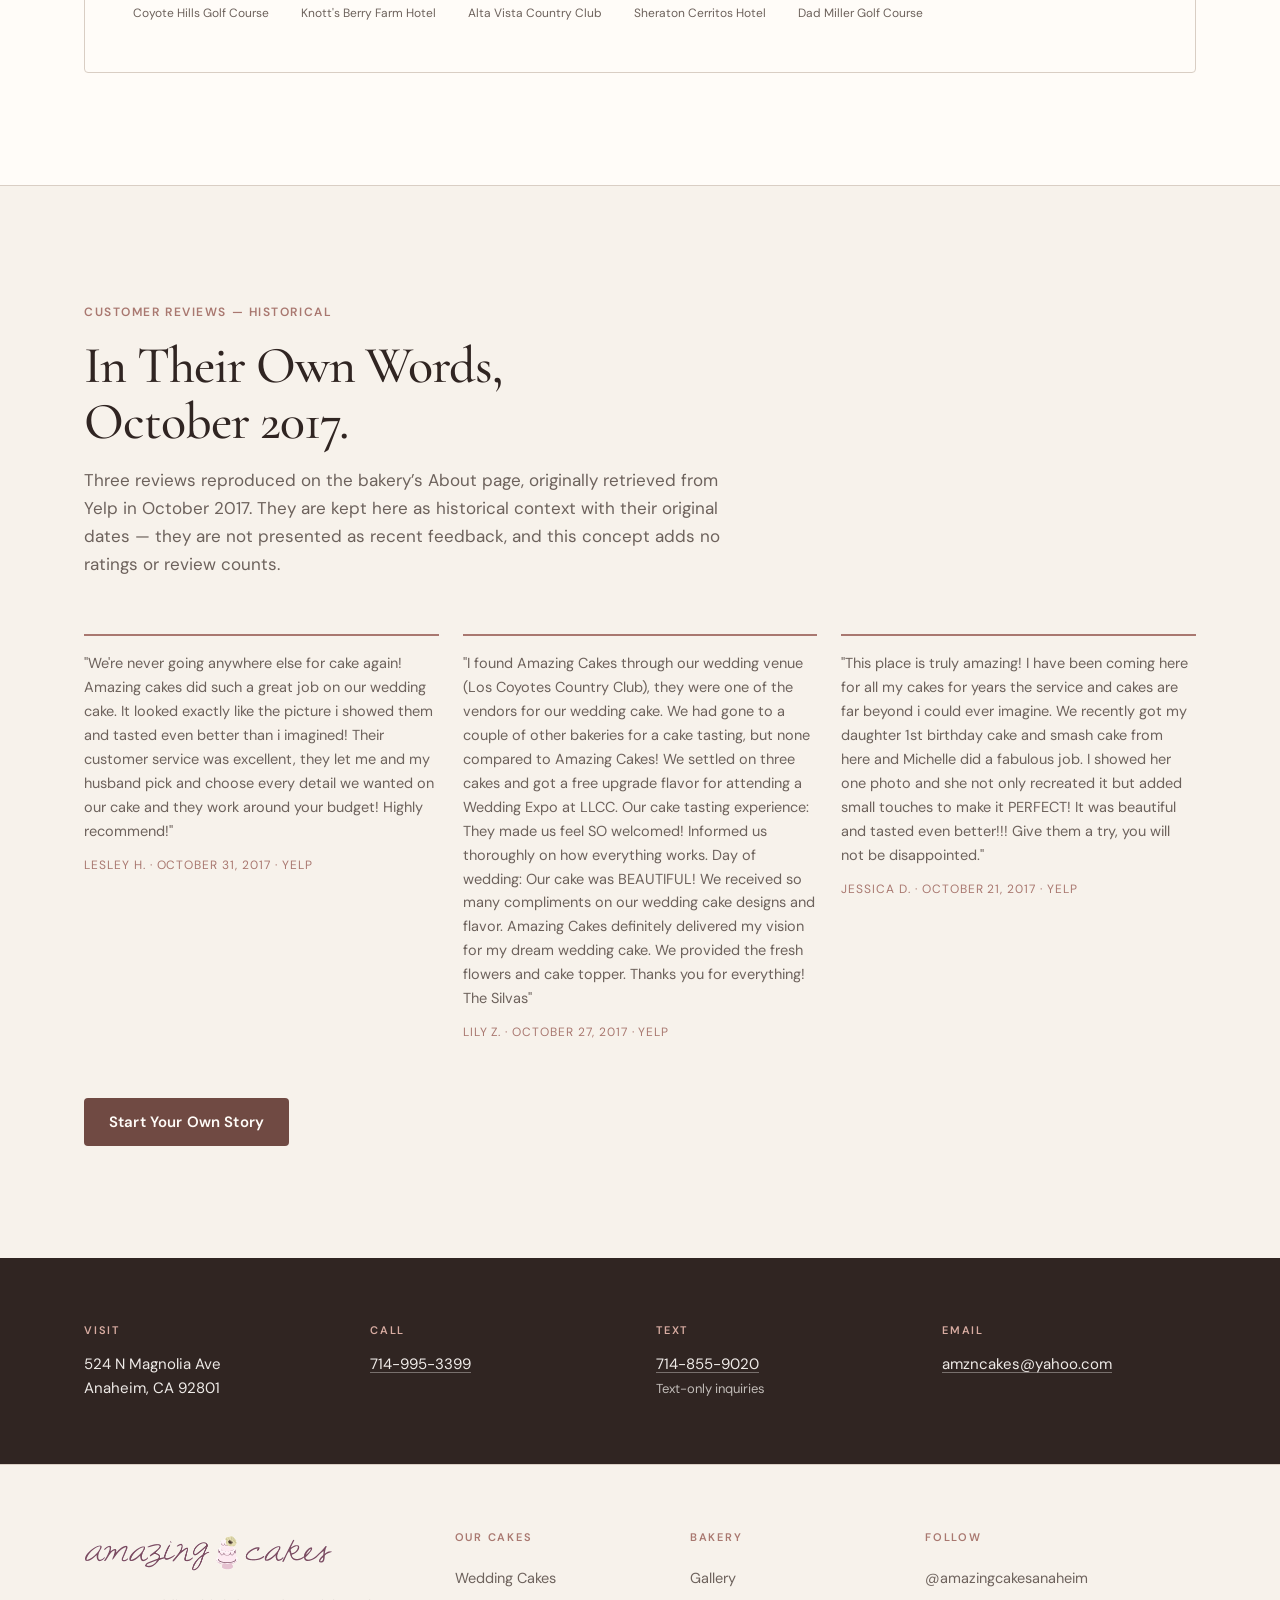
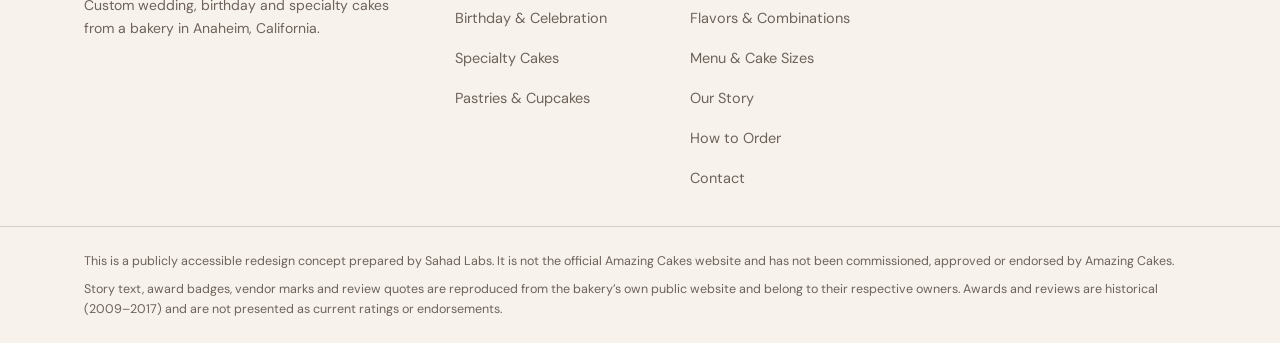
<file: about-us.html>
<!DOCTYPE html>
<html lang="en" class="no-js">
<head>
  <meta charset="UTF-8">
  <meta name="viewport" content="width=device-width, initial-scale=1">
  <title>Our Story | Amazing Cakes — Concept Preview</title>
  <meta name="description" content="The story, history and partnerships of Amazing Cakes, a custom cake bakery in Anaheim, California. Concept preview by Sahad Labs.">
  <meta property="og:type" content="website">
  <meta property="og:site_name" content="Amazing Cakes — Concept Preview by Sahad Labs">
  <meta property="og:title" content="Our Story | Amazing Cakes — Concept Preview">
  <meta property="og:description" content="The story, history and partnerships of Amazing Cakes, a custom cake bakery in Anaheim, California. Concept preview by Sahad Labs.">
  <meta property="og:image" content="https://sahadcse.github.io/amazing-cakes-concept/assets/img/hero-cake.jpg">
  <meta property="og:image:width" content="1280">
  <meta property="og:image:height" content="1600">
  <meta name="twitter:card" content="summary_large_image">
  <meta name="robots" content="noindex, nofollow">
  <link rel="stylesheet" href="assets/css/styles.css">
  <link rel="icon" href="data:image/svg+xml,%3Csvg xmlns='http://www.w3.org/2000/svg' viewBox='0 0 32 32'%3E%3Crect width='32' height='32' rx='6' fill='%23F7F2EB'/%3E%3Cpath d='M8 22h16v3H8zM9 15h14v5H9zM12 10h8v3h-8z' fill='%23A97870'/%3E%3C/svg%3E">
  <script>document.documentElement.classList.replace("no-js", "js");</script>
</head>
<body id="top">

  <a class="skip-link" href="#main">Skip to content</a>

  <p class="concept-ribbon">
    <strong>Design concept preview</strong> by Sahad Labs — an unofficial proposal, not commissioned by or affiliated with Amazing Cakes.
  </p>

  <header class="site-header" data-header>
    <div class="container header-inner">
      <a class="brand" href="index.html" aria-label="Amazing Cakes — home">
        <img class="brand-logo" src="assets/img/logo.png" alt="Amazing Cakes" width="497" height="72">
      </a>
      <button class="nav-burger" type="button" aria-expanded="false" aria-controls="primary-nav" data-nav-toggle>
        <span class="bars" aria-hidden="true"></span>
        <span class="sr-only">Menu</span>
      </button>
      <nav class="primary-nav" id="primary-nav" aria-label="Primary">
        <ul>
          <li><a href="index.html">Home</a></li>
          <li class="has-sub">
            <button class="nav-toggle" type="button" aria-expanded="false" aria-controls="submenu-cakes">
              Our Cakes <span class="caret" aria-hidden="true"></span>
            </button>
            <ul class="submenu" id="submenu-cakes">
              <li><a href="gallery.html?cat=wedding">Wedding Cakes</a></li>
              <li><a href="gallery.html?cat=birthday">Birthday &amp; Celebration Cakes</a></li>
              <li><a href="gallery.html?cat=specialty">Specialty Cakes</a></li>
              <li><a href="gallery.html?cat=pastries">Pastries &amp; Cupcakes</a></li>
                </ul>
          </li>
          <li><a href="gallery.html">Gallery</a></li>
          <li><a href="menu.html">Menu</a></li>
          <li><a href="menu-1.html">Flavors</a></li>
          <li><a href="about-us.html" aria-current="page">Our Story</a></li>
          <li><a href="contact.html">Contact</a></li>
        </ul>
        <div class="mobile-cta">
          <a class="btn btn--primary" href="contact.html">Start a Custom Inquiry</a>
        </div>
      </nav>
      <a class="btn btn--primary header-cta" href="contact.html">Start a Custom Inquiry</a>
    </div>
  </header>

  <main id="main">

    <section class="page-hero">
      <div class="container">
        <p class="eyebrow">Our Story</p>
        <h1>Cakes Made the Way You Imagine&nbsp;Them.</h1>
        <p class="lede">The story below is published by Amazing Cakes on its current website. This concept page organizes it alongside the bakery&rsquo;s historical recognition and partnerships — all presented as history, exactly as published.</p>
      </div>
    </section>

    <!-- Our Story — verbatim published text -->
    <section class="section about-section" aria-labelledby="story-title">
      <div class="container about-grid">
        <div class="about-copy reveal">
          <p class="eyebrow">From the bakery</p>
          <h2 class="h2" id="story-title">“Designing a Cake Is No Different than Creating a&nbsp;Painting.”</h2>
          <p>“Since 1991, our goal as a bakery has been to expand and further serve our community. Designing a cake is no different than creating a painting; every single piece of work is distinctive. We try our best to understand your perspective and personality to create your unique cake. We ensure each cake only leaves our doors if it&rsquo;s ready for yours. To us, our cakes are only as good as the smiles on our guests&rsquo; face.”</p>
          <p>“Our team is dedicated to making your experience nothing short of amazing. After all, we are Amazing Cakes of Anaheim.”</p>
          <p class="prose-note" style="margin-top:var(--sp-4)">Quoted from the bakery&rsquo;s published About page. The founding-year statement is retained as published and should be reconfirmed by the owner before any public launch of a finished website.</p>
          <div class="about-cta" style="margin-top:var(--sp-5)">
            <a class="text-link" href="gallery.html">See the bakery&rsquo;s work</a>
          </div>
        </div>
        <figure class="about-figure reveal">
          <div class="frame">
            <img src="assets/img/about-cupcake.jpg" alt="Raspberry lemonade cupcake — lemon cake with lemonade mousse and raspberry jam" width="1000" height="1250" loading="lazy">
          </div>
        </figure>
      </div>
    </section>

    <!-- Historical recognition -->
    <section class="section" aria-labelledby="awards-title">
      <div class="container">
        <div class="section-head">
          <p class="eyebrow">Historical recognition</p>
          <h2 class="h2" id="awards-title">Recognized by Couples, Year After&nbsp;Year.</h2>
          <p class="section-intro">The bakery&rsquo;s website displays WeddingWire award badges earned between 2009 and 2017 — Bride&rsquo;s Choice in the early years, Couples&rsquo; Choice in later ones. They are shown here as history: they describe past recognition, not a current rating.</p>
        </div>
        <div class="panel" style="margin-top:clamp(32px,5vw,56px)">
          <div class="badge-row" data-render="awards"></div>
          <noscript><p class="prose-note">JavaScript is off — award badge images are hidden; the text list appears when scripting is enabled.</p>
          <ul class="prose-note"><li>WeddingWire Bride&rsquo;s Choice Awards — 2009, 2010, 2011, 2012, 2013</li><li>WeddingWire Couples&rsquo; Choice Awards — 2014, 2016, 2017</li></ul></noscript>
        </div>
      </div>
    </section>

    <!-- Vendors & venues -->
    <section class="section gallery-section" aria-labelledby="vendors-title">
      <div class="container">
        <div class="section-head">
          <p class="eyebrow">Preferred vendors &amp; venue partners</p>
          <h2 class="h2" id="vendors-title">Trusted at Local Venues and&nbsp;Events.</h2>
          <p class="section-intro">Logo marks the bakery displays under “Our Vendors” on its website — country clubs, hotels and golf courses where its cakes have appeared at events. These relationships are shown as published; current partnerships should be confirmed with the owner.</p>
        </div>
        <div class="panel" style="margin-top:clamp(32px,5vw,56px)">
          <div class="vendor-row" data-render="vendors"></div>
          <noscript><ul class="prose-note"><li>Coyote Hills Golf Course</li><li>Knott&rsquo;s Berry Farm Hotel</li><li>Alta Vista Country Club</li><li>Sheraton Cerritos Hotel</li><li>Dad Miller Golf Course</li></ul></noscript>
        </div>
      </div>
    </section>

    <!-- Historical reviews -->
    <section class="section" aria-labelledby="reviews-title">
      <div class="container">
        <div class="section-head">
          <p class="eyebrow">Customer reviews — historical</p>
          <h2 class="h2" id="reviews-title">In Their Own Words, October&nbsp;2017.</h2>
          <p class="section-intro">Three reviews reproduced on the bakery&rsquo;s About page, originally retrieved from Yelp in October 2017. They are kept here as historical context with their original dates — they are not presented as recent feedback, and this concept adds no ratings or review counts.</p>
        </div>
        <div class="review-grid" style="margin-top:clamp(32px,5vw,56px)" data-render="reviews"></div>

        <div class="steps-foot">
          <a class="btn btn--primary" href="contact.html">Start Your Own Story</a>
        </div>
      </div>
    </section>

  </main>

  <section class="contact-strip" aria-label="Contact details">
    <div class="container contact-grid">
      <div class="contact-item">
        <h3>Visit</h3>
        <address>524 N Magnolia Ave<br>Anaheim, CA 92801</address>
      </div>
      <div class="contact-item">
        <h3>Call</h3>
        <p><a href="tel:+17149953399">714-995-3399</a></p>
      </div>
      <div class="contact-item">
        <h3>Text</h3>
        <p><a href="sms:+17148559020">714-855-9020</a><br><span style="font-size:13px;color:rgba(255,252,248,.7)">Text-only inquiries</span></p>
      </div>
      <div class="contact-item">
        <h3>Email</h3>
        <p><a href="mailto:amzncakes@yahoo.com">amzncakes@yahoo.com</a></p>
      </div>
    </div>
  </section>

  <footer class="site-footer">
    <h2 class="sr-only">Site footer</h2>
    <div class="container footer-grid">
      <div class="footer-col">
        <a class="brand" href="index.html" aria-label="Amazing Cakes — home">
          <img class="brand-logo" src="assets/img/logo.png" alt="Amazing Cakes" width="497" height="72" loading="lazy">
        </a>
        <p class="footer-blurb">Custom wedding, birthday and specialty cakes from a bakery in Anaheim, California.</p>
      </div>
      <nav class="footer-col" aria-label="Cake collections">
        <h3>Our Cakes</h3>
        <ul>
          <li><a href="gallery.html?cat=wedding">Wedding Cakes</a></li>
          <li><a href="gallery.html?cat=birthday">Birthday &amp; Celebration</a></li>
          <li><a href="gallery.html?cat=specialty">Specialty Cakes</a></li>
          <li><a href="gallery.html?cat=pastries">Pastries &amp; Cupcakes</a></li>
        </ul>
      </nav>
      <nav class="footer-col" aria-label="Bakery information">
        <h3>Bakery</h3>
        <ul>
          <li><a href="gallery.html">Gallery</a></li>
          <li><a href="menu-1.html">Flavors &amp; Combinations</a></li>
          <li><a href="menu.html">Menu &amp; Cake Sizes</a></li>
          <li><a href="about-us.html">Our Story</a></li>
          <li><a href="index.html#order">How to Order</a></li>
          <li><a href="contact.html">Contact</a></li>
        </ul>
      </nav>
      <div class="footer-col">
        <h3>Follow</h3>
        <ul>
          <li><a href="https://www.instagram.com/amazingcakesanaheim" target="_blank" rel="noopener">@amazingcakesanaheim</a></li>
        </ul>
      </div>
    </div>
    <div class="footer-legal">
      <div class="container">
        <p>This is a publicly accessible redesign concept prepared by Sahad Labs. It is not the official Amazing Cakes website and has not been commissioned, approved or endorsed by Amazing Cakes.</p>
        <p>Story text, award badges, vendor marks and review quotes are reproduced from the bakery&rsquo;s own public website and belong to their respective owners. Awards and reviews are historical (2009–2017) and are not presented as current ratings or endorsements.</p>
      </div>
    </div>
  </footer>

  <a class="to-top" href="#top" aria-label="Back to top">
    <svg viewBox="0 0 24 24" width="20" height="20" aria-hidden="true" focusable="false"><path d="M12 19V5M5 12l7-7 7 7" fill="none" stroke="currentColor" stroke-width="2" stroke-linecap="round" stroke-linejoin="round"/></svg>
  </a>



  <script src="assets/js/data.js" defer></script>
  <script src="assets/js/script.js" defer></script>
</body>
</html>
</file>
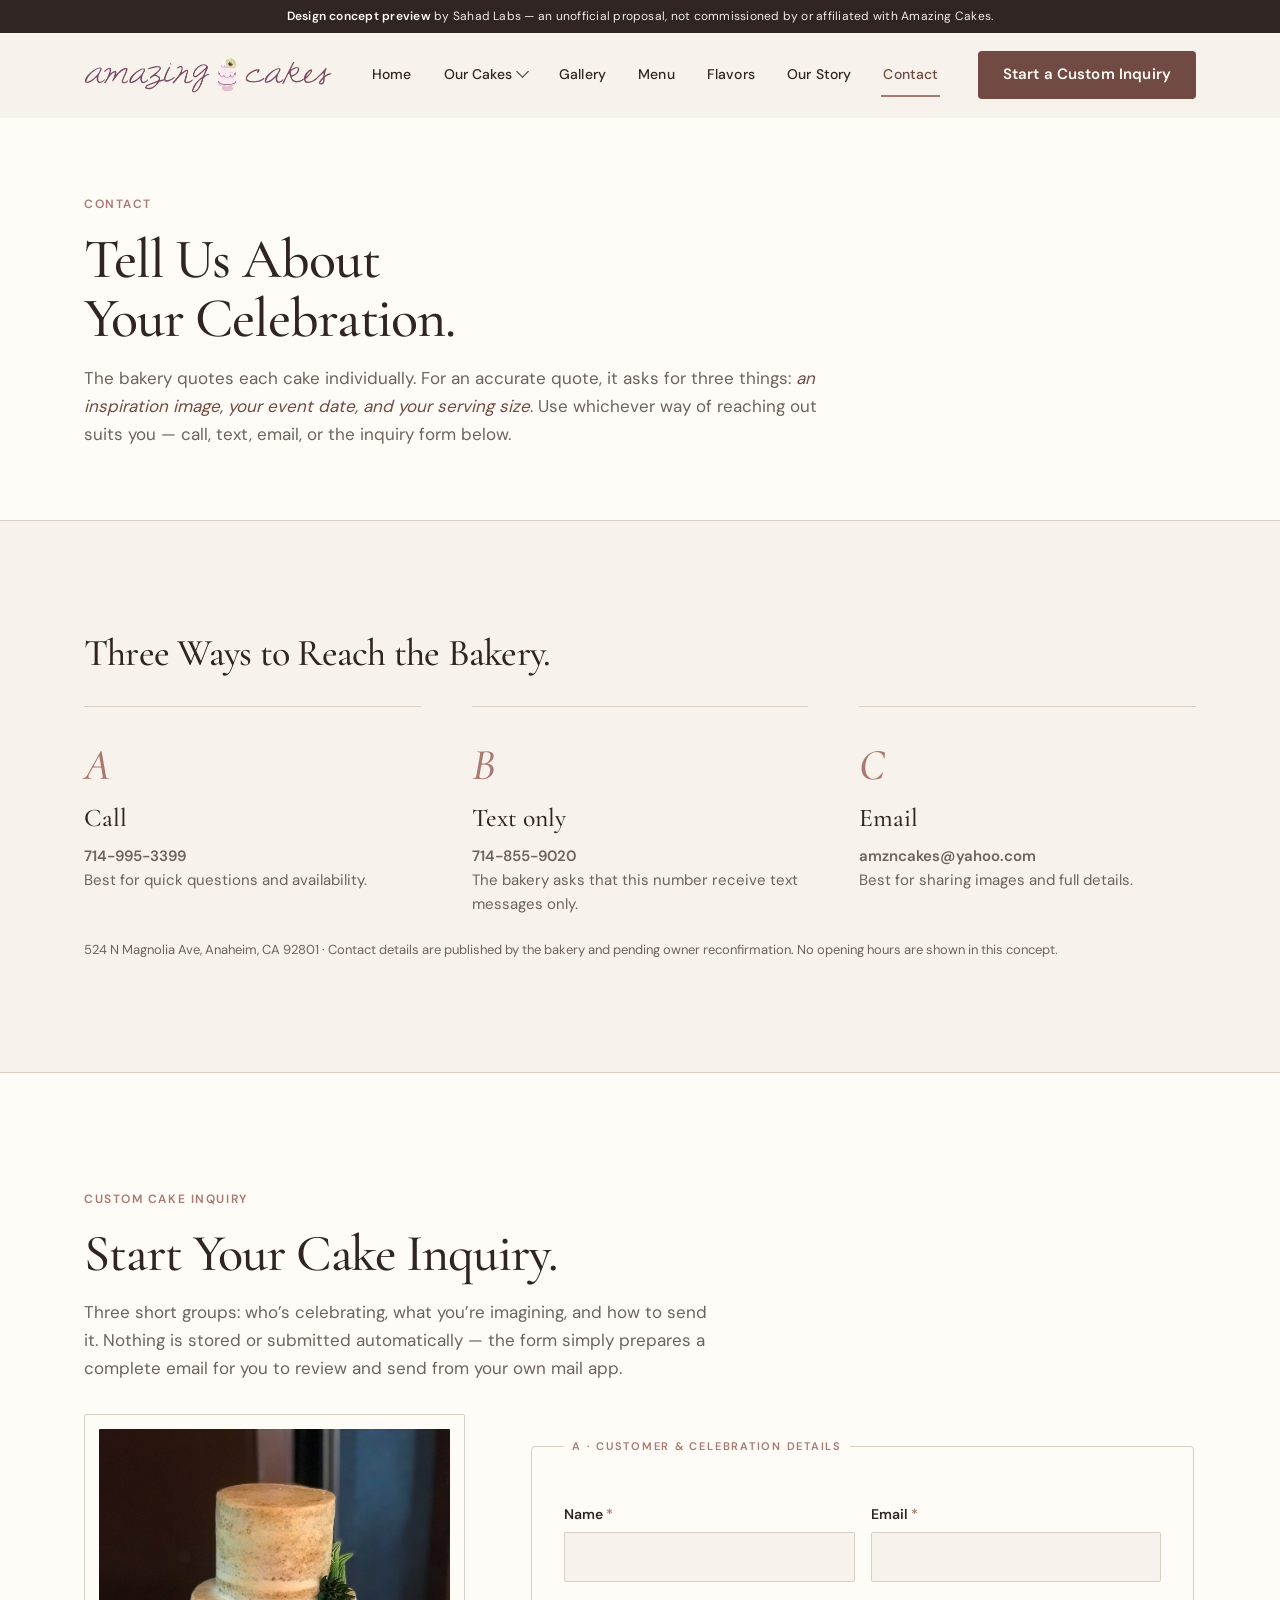
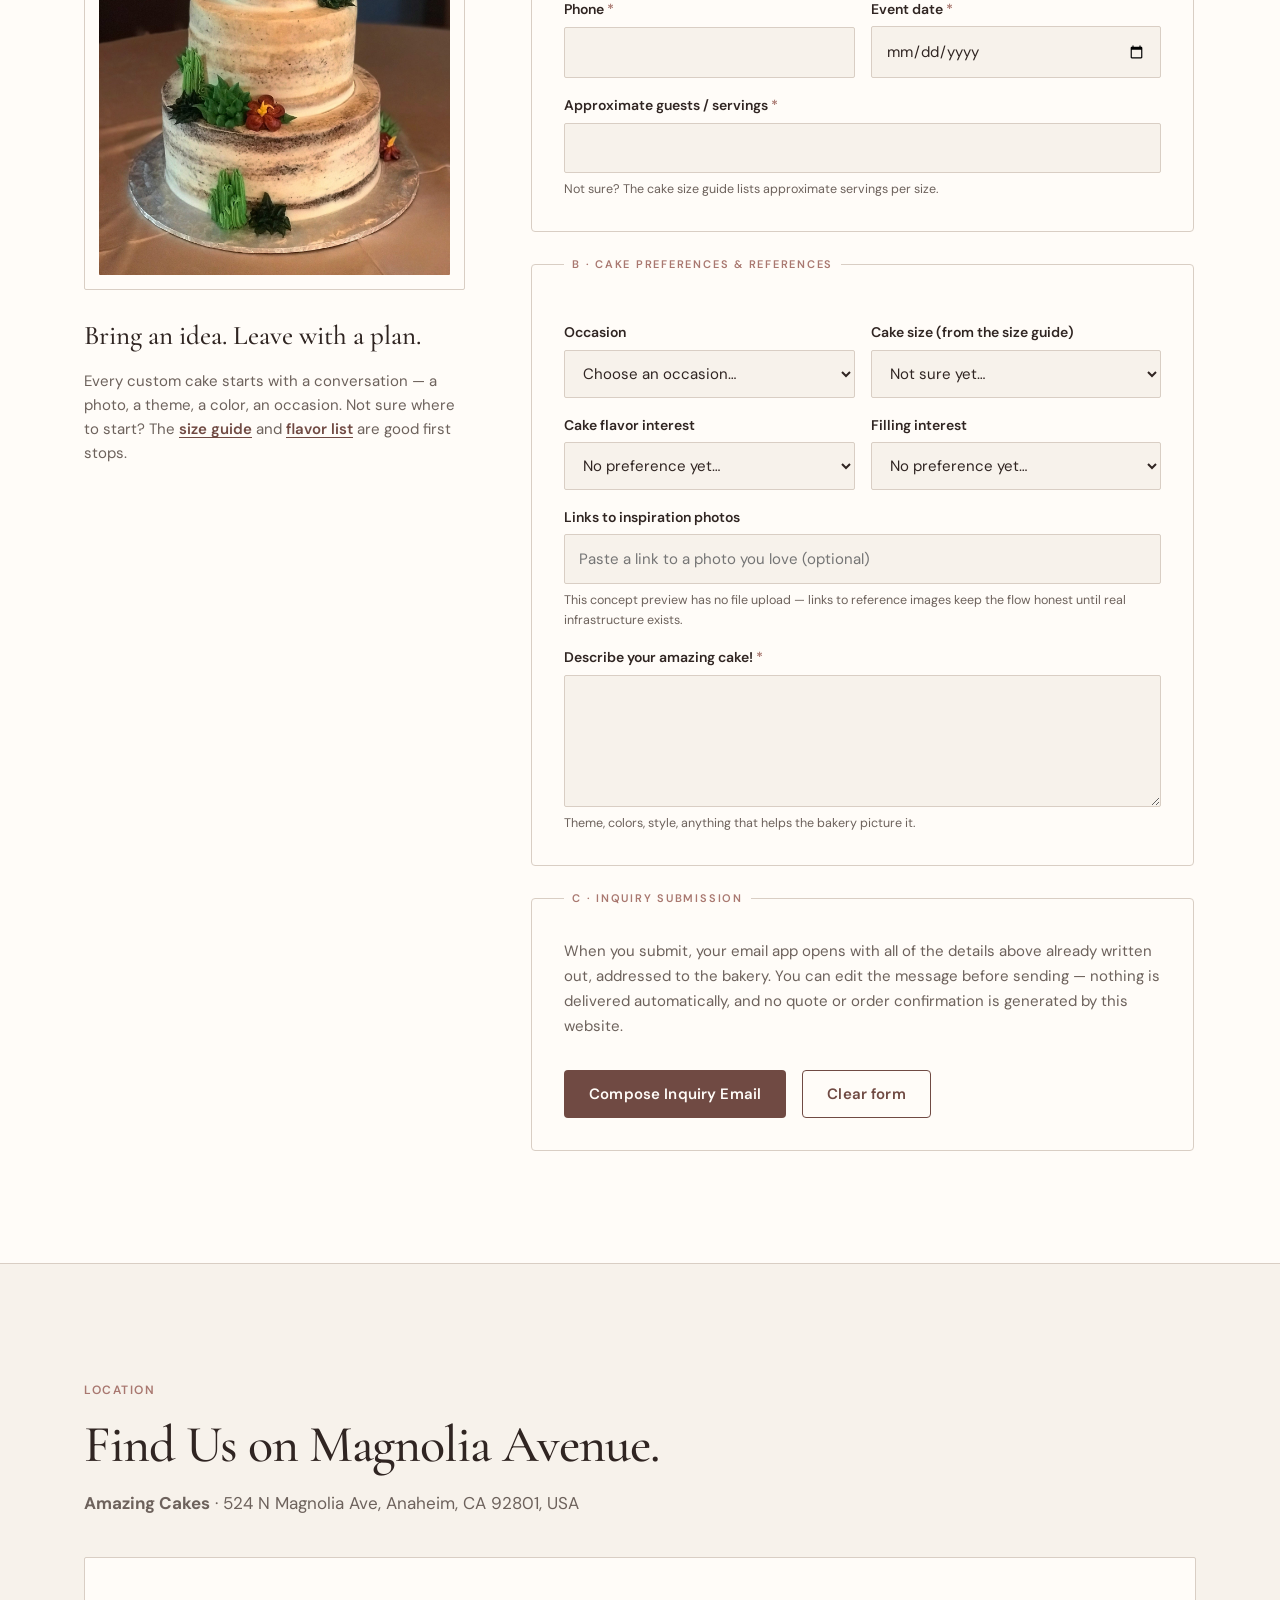
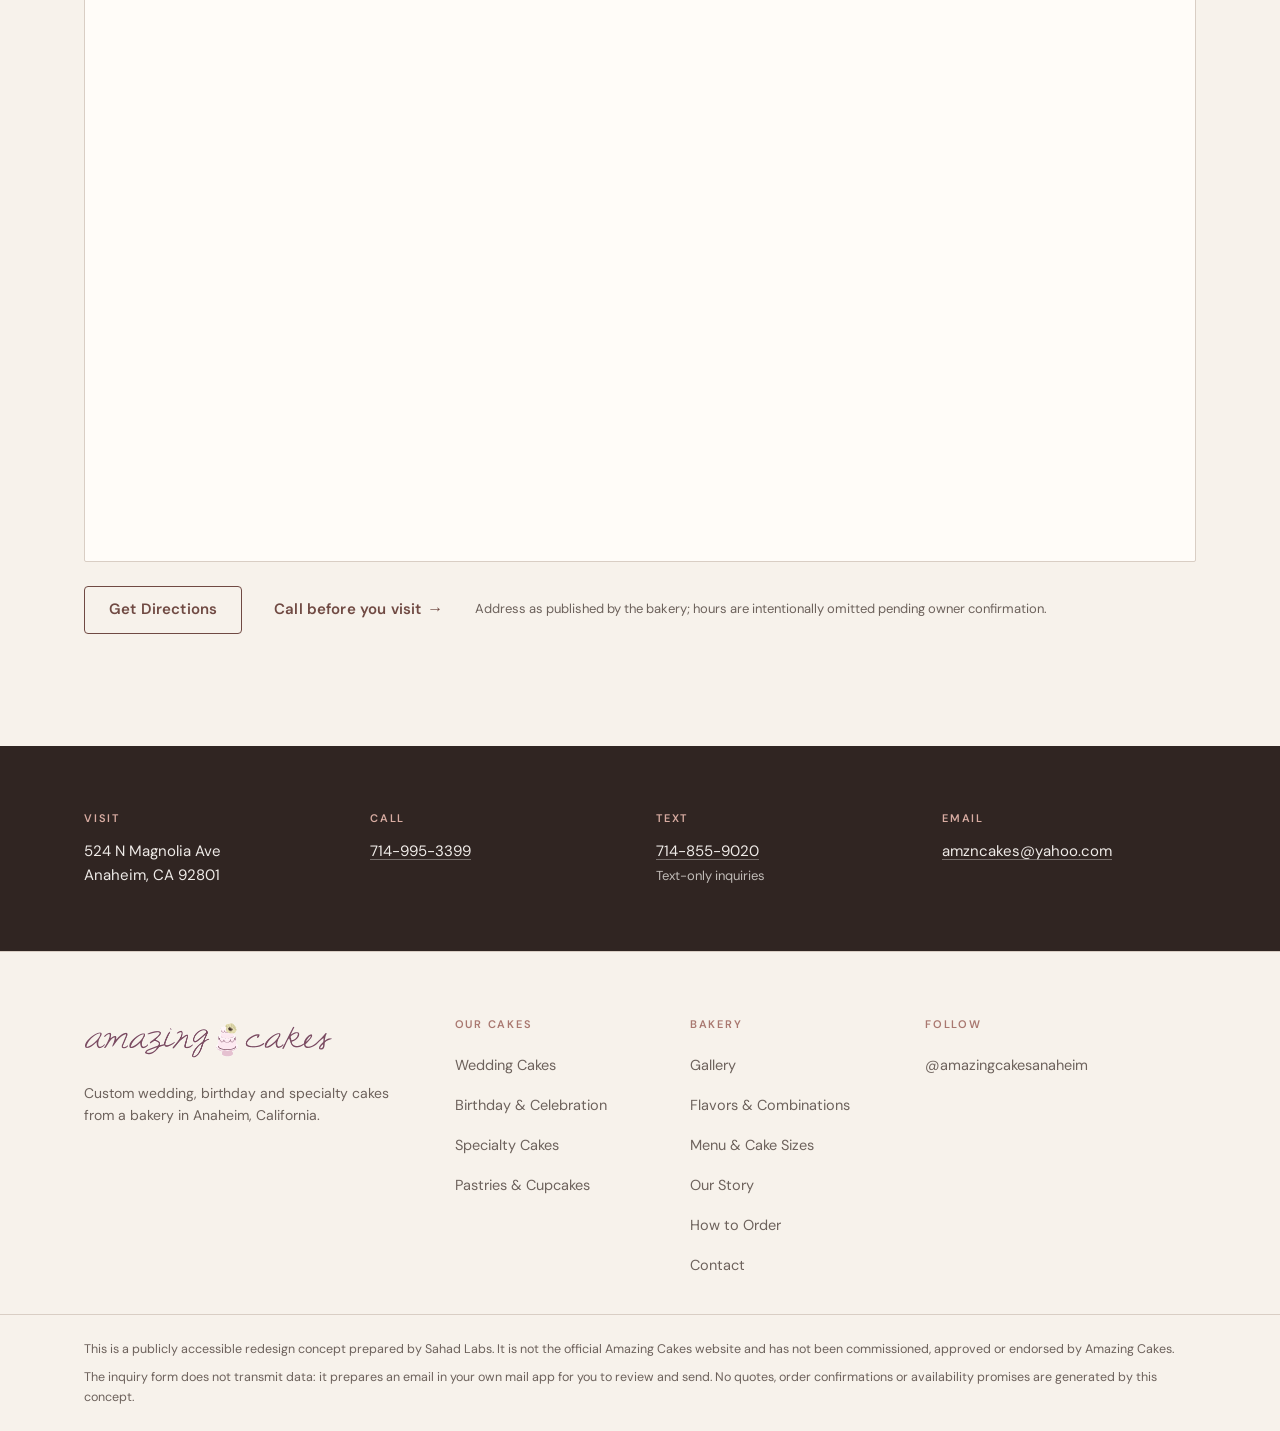
<file: contact.html>
<!DOCTYPE html>
<html lang="en" class="no-js">
<head>
  <meta charset="UTF-8">
  <meta name="viewport" content="width=device-width, initial-scale=1">
  <title>Contact | Amazing Cakes — Concept Preview</title>
  <meta name="description" content="Contact Amazing Cakes in Anaheim, California — phone, text-only, email, and a custom cake inquiry form. Concept preview by Sahad Labs.">
  <meta property="og:type" content="website">
  <meta property="og:site_name" content="Amazing Cakes — Concept Preview by Sahad Labs">
  <meta property="og:title" content="Contact | Amazing Cakes — Concept Preview">
  <meta property="og:description" content="Contact Amazing Cakes in Anaheim, California — phone, text-only, email, and a custom cake inquiry form. Concept preview by Sahad Labs.">
  <meta property="og:image" content="https://sahadcse.github.io/amazing-cakes-concept/assets/img/hero-cake.jpg">
  <meta property="og:image:width" content="1280">
  <meta property="og:image:height" content="1600">
  <meta name="twitter:card" content="summary_large_image">
  <meta name="robots" content="noindex, nofollow">
  <link rel="stylesheet" href="assets/css/styles.css">
  <link rel="icon" href="data:image/svg+xml,%3Csvg xmlns='http://www.w3.org/2000/svg' viewBox='0 0 32 32'%3E%3Crect width='32' height='32' rx='6' fill='%23F7F2EB'/%3E%3Cpath d='M8 22h16v3H8zM9 15h14v5H9zM12 10h8v3h-8z' fill='%23A97870'/%3E%3C/svg%3E">
  <script>document.documentElement.classList.replace("no-js", "js");</script>
</head>
<body id="top">

  <a class="skip-link" href="#main">Skip to content</a>

  <p class="concept-ribbon">
    <strong>Design concept preview</strong> by Sahad Labs — an unofficial proposal, not commissioned by or affiliated with Amazing Cakes.
  </p>

  <header class="site-header" data-header>
    <div class="container header-inner">
      <a class="brand" href="index.html" aria-label="Amazing Cakes — home">
        <img class="brand-logo" src="assets/img/logo.png" alt="Amazing Cakes" width="497" height="72">
      </a>
      <button class="nav-burger" type="button" aria-expanded="false" aria-controls="primary-nav" data-nav-toggle>
        <span class="bars" aria-hidden="true"></span>
        <span class="sr-only">Menu</span>
      </button>
      <nav class="primary-nav" id="primary-nav" aria-label="Primary">
        <ul>
          <li><a href="index.html">Home</a></li>
          <li class="has-sub">
            <button class="nav-toggle" type="button" aria-expanded="false" aria-controls="submenu-cakes">
              Our Cakes <span class="caret" aria-hidden="true"></span>
            </button>
            <ul class="submenu" id="submenu-cakes">
              <li><a href="gallery.html?cat=wedding">Wedding Cakes</a></li>
              <li><a href="gallery.html?cat=birthday">Birthday &amp; Celebration Cakes</a></li>
              <li><a href="gallery.html?cat=specialty">Specialty Cakes</a></li>
              <li><a href="gallery.html?cat=pastries">Pastries &amp; Cupcakes</a></li>
                </ul>
          </li>
          <li><a href="gallery.html">Gallery</a></li>
          <li><a href="menu.html">Menu</a></li>
          <li><a href="menu-1.html">Flavors</a></li>
          <li><a href="about-us.html">Our Story</a></li>
          <li><a href="contact.html" aria-current="page">Contact</a></li>
        </ul>
        <div class="mobile-cta">
          <a class="btn btn--primary" href="#inquiry">Start a Custom Inquiry</a>
        </div>
      </nav>
      <a class="btn btn--primary header-cta" href="#inquiry">Start a Custom Inquiry</a>
    </div>
  </header>

  <main id="main">

    <section class="page-hero">
      <div class="container">
        <p class="eyebrow">Contact</p>
        <h1>Tell Us About Your&nbsp;Celebration.</h1>
        <p class="lede">The bakery quotes each cake individually. For an accurate quote, it asks for three things: <em>an inspiration image, your event date, and your serving size</em>. Use whichever way of reaching out suits you — call, text, email, or the inquiry form below.</p>
      </div>
    </section>

    <!-- Direct contact methods — clearly differentiated -->
    <section class="section" aria-labelledby="ways-title">
      <div class="container">
        <h2 class="h2" id="ways-title" style="font-size:clamp(28px,3vw,38px)">Three Ways to Reach the&nbsp;Bakery.</h2>
        <div class="steps" style="margin-top:var(--sp-6)">
          <div class="step">
            <p class="step-num" aria-hidden="true">A</p>
            <h3>Call</h3>
            <p><a href="tel:+17149953399" style="font-weight:600">714-995-3399</a><br>Best for quick questions and availability.</p>
          </div>
          <div class="step">
            <p class="step-num" aria-hidden="true">B</p>
            <h3>Text only</h3>
            <p><a href="sms:+17148559020" style="font-weight:600">714-855-9020</a><br>The bakery asks that this number receive text messages only.</p>
          </div>
          <div class="step">
            <p class="step-num" aria-hidden="true">C</p>
            <h3>Email</h3>
            <p><a href="mailto:amzncakes@yahoo.com" style="font-weight:600">amzncakes@yahoo.com</a><br>Best for sharing images and full details.</p>
          </div>
        </div>
        <p class="prose-note" style="margin-top:var(--sp-5)">524 N Magnolia Ave, Anaheim, CA 92801 · Contact details are published by the bakery and pending owner reconfirmation. No opening hours are shown in this concept.</p>
      </div>
    </section>

    <!-- Inquiry form — grouped; submits by composing an email in the visitor's own mail app -->
    <section class="section gallery-section" id="inquiry" aria-labelledby="form-title">
      <div class="container">
        <div class="section-head">
          <p class="eyebrow">Custom cake inquiry</p>
          <h2 class="h2" id="form-title">Start Your Cake&nbsp;Inquiry.</h2>
          <p class="section-intro">Three short groups: who&rsquo;s celebrating, what you&rsquo;re imagining, and how to send it. Nothing is stored or submitted automatically — the form simply prepares a complete email for you to review and send from your own mail app.</p>
        </div>

        <div class="contact-split">
          <aside class="contact-photo reveal">
            <div class="frame">
              <img src="assets/img/hero-cake.jpg" alt="Three-tier naked cake decorated with piped succulents and deep red buttercream flowers" width="1280" height="1600" loading="lazy">
            </div>
            <h3 class="contact-photo-title">Bring an idea. Leave with a&nbsp;plan.</h3>
            <p class="contact-photo-text">Every custom cake starts with a conversation — a photo, a theme, a color, an occasion. Not sure where to start? The <a href="menu.html">size guide</a> and <a href="menu-1.html">flavor list</a> are good first stops.</p>
          </aside>

          <form id="inquiry-form" novalidate>
          <!-- Group A: customer & celebration details -->
          <fieldset class="form-section">
            <legend>A · Customer &amp; celebration details</legend>
            <div class="form-grid-2">
              <p class="field">
                <label for="f-name">Name <span class="req" aria-hidden="true">*</span></label>
                <input id="f-name" name="name" type="text" autocomplete="name" required>
              </p>
              <p class="field">
                <label for="f-email">Email <span class="req" aria-hidden="true">*</span></label>
                <input id="f-email" name="email" type="email" autocomplete="email" required>
              </p>
              <p class="field">
                <label for="f-phone">Phone <span class="req" aria-hidden="true">*</span></label>
                <input id="f-phone" name="phone" type="tel" autocomplete="tel" required>
              </p>
              <p class="field">
                <label for="f-date">Event date <span class="req" aria-hidden="true">*</span></label>
                <input id="f-date" name="eventdate" type="date" required>
              </p>
            </div>
            <p class="field">
              <label for="f-guests">Approximate guests / servings <span class="req" aria-hidden="true">*</span></label>
              <input id="f-guests" name="guests" type="text" inputmode="numeric" required aria-describedby="h-guests">
              <span class="hint" id="h-guests">Not sure? The <a href="menu.html">cake size guide</a> lists approximate servings per size.</span>
            </p>
          </fieldset>

          <!-- Group B: cake preferences & references -->
          <fieldset class="form-section">
            <legend>B · Cake preferences &amp; references</legend>
            <div class="form-grid-2">
              <p class="field">
                <label for="f-occasion">Occasion</label>
                <select id="f-occasion" name="occasion">
                  <option value="">Choose an occasion…</option>
                  <option>Wedding</option>
                  <option>Birthday or milestone</option>
                  <option>Specialty / themed cake</option>
                  <option>Pastries or cupcakes</option>
                  <option>Seasonal</option>
                  <option>Something else</option>
                </select>
              </p>
              <p class="field">
                <label for="f-size">Cake size (from the size guide)</label>
                <select id="f-size" name="size">
                  <option value="">Not sure yet…</option>
                  <option>6 inch — whip cream</option>
                  <option>6 inch — buttercream</option>
                  <option>8 inch — whip cream</option>
                  <option>8 inch — buttercream</option>
                  <option>10 inch — whip cream</option>
                  <option>10 inch — buttercream</option>
                </select>
              </p>
              <p class="field">
                <label for="f-flavor">Cake flavor interest</label>
                <select id="f-flavor" name="flavor">
                  <option value="">No preference yet…</option>
                </select>
              </p>
              <p class="field">
                <label for="f-filling">Filling interest</label>
                <select id="f-filling" name="filling">
                  <option value="">No preference yet…</option>
                </select>
              </p>
            </div>
            <p class="field">
              <label for="f-photos">Links to inspiration photos</label>
              <input id="f-photos" name="photos" type="url" placeholder="Paste a link to a photo you love (optional)" aria-describedby="h-photos">
              <span class="hint" id="h-photos">This concept preview has no file upload — links to reference images keep the flow honest until real infrastructure exists.</span>
            </p>
            <p class="field">
              <label for="f-description">Describe your amazing cake! <span class="req" aria-hidden="true">*</span></label>
              <textarea id="f-description" name="description" required aria-describedby="h-desc"></textarea>
              <span class="hint" id="h-desc">Theme, colors, style, anything that helps the bakery picture it.</span>
            </p>
          </fieldset>

          <!-- Group C: review & submission -->
          <fieldset class="form-section">
            <legend>C · Inquiry submission</legend>
            <p style="font-size:15px;line-height:1.65;color:var(--text-2);max-width:62ch">When you submit, your email app opens with all of the details above already written out, addressed to the bakery. You can edit the message before sending — nothing is delivered automatically, and no quote or order confirmation is generated by this website.</p>
            <div class="form-actions">
              <button class="btn btn--primary" type="submit">Compose Inquiry Email</button>
              <button class="btn btn--secondary" type="reset">Clear form</button>
            </div>
            <p class="form-privacy" id="form-notice" hidden>Your inquiry email is ready — review it in your mail app before sending. If it didn&rsquo;t open, write to <a href="mailto:amzncakes@yahoo.com">amzncakes@yahoo.com</a> or call <a href="tel:+17149953399">714-995-3399</a>.</p>
            <noscript><p class="form-privacy">JavaScript is off — the form can&rsquo;t compose an email. Please write directly to <a href="mailto:amzncakes@yahoo.com">amzncakes@yahoo.com</a> with your event date, serving size and an inspiration image.</p></noscript>
          </fieldset>
        </form>
        </div>

      </div>
    </section>

    <!-- Location map — verified public business address -->
    <section class="section" id="location" aria-labelledby="map-title">
      <div class="container">
        <div class="section-head">
          <p class="eyebrow">Location</p>
          <h2 class="h2" id="map-title">Find Us on Magnolia&nbsp;Avenue.</h2>
          <p class="section-intro"><strong>Amazing Cakes</strong> · 524 N Magnolia Ave, Anaheim, CA 92801, USA</p>
        </div>
        <div class="map-wrap reveal">
          <iframe
            title="Google Map — Amazing Cakes, 524 N Magnolia Ave, Anaheim, CA 92801"
            src="https://www.google.com/maps?q=524+N+Magnolia+Ave,+Anaheim,+CA+92801&amp;output=embed"
            loading="lazy"
            referrerpolicy="no-referrer-when-downgrade"
            allowfullscreen></iframe>
        </div>
        <div class="cross-links">
          <a class="btn btn--secondary" href="https://www.google.com/maps/search/?api=1&amp;query=524%20N%20Magnolia%20Ave%2C%20Anaheim%2C%20CA%2092801" target="_blank" rel="noopener">Get Directions</a>
          <a class="text-link" href="tel:+17149953399">Call before you visit</a>
          <span class="prose-note">Address as published by the bakery; hours are intentionally omitted pending owner confirmation.</span>
        </div>
      </div>
    </section>

  </main>

  <section class="contact-strip" aria-label="Contact details">
    <div class="container contact-grid">
      <div class="contact-item">
        <h3>Visit</h3>
        <address>524 N Magnolia Ave<br>Anaheim, CA 92801</address>
      </div>
      <div class="contact-item">
        <h3>Call</h3>
        <p><a href="tel:+17149953399">714-995-3399</a></p>
      </div>
      <div class="contact-item">
        <h3>Text</h3>
        <p><a href="sms:+17148559020">714-855-9020</a><br><span style="font-size:13px;color:rgba(255,252,248,.7)">Text-only inquiries</span></p>
      </div>
      <div class="contact-item">
        <h3>Email</h3>
        <p><a href="mailto:amzncakes@yahoo.com">amzncakes@yahoo.com</a></p>
      </div>
    </div>
  </section>

  <footer class="site-footer">
    <h2 class="sr-only">Site footer</h2>
    <div class="container footer-grid">
      <div class="footer-col">
        <a class="brand" href="index.html" aria-label="Amazing Cakes — home">
          <img class="brand-logo" src="assets/img/logo.png" alt="Amazing Cakes" width="497" height="72" loading="lazy">
        </a>
        <p class="footer-blurb">Custom wedding, birthday and specialty cakes from a bakery in Anaheim, California.</p>
      </div>
      <nav class="footer-col" aria-label="Cake collections">
        <h3>Our Cakes</h3>
        <ul>
          <li><a href="gallery.html?cat=wedding">Wedding Cakes</a></li>
          <li><a href="gallery.html?cat=birthday">Birthday &amp; Celebration</a></li>
          <li><a href="gallery.html?cat=specialty">Specialty Cakes</a></li>
          <li><a href="gallery.html?cat=pastries">Pastries &amp; Cupcakes</a></li>
        </ul>
      </nav>
      <nav class="footer-col" aria-label="Bakery information">
        <h3>Bakery</h3>
        <ul>
          <li><a href="gallery.html">Gallery</a></li>
          <li><a href="menu-1.html">Flavors &amp; Combinations</a></li>
          <li><a href="menu.html">Menu &amp; Cake Sizes</a></li>
          <li><a href="about-us.html">Our Story</a></li>
          <li><a href="index.html#order">How to Order</a></li>
          <li><a href="contact.html">Contact</a></li>
        </ul>
      </nav>
      <div class="footer-col">
        <h3>Follow</h3>
        <ul>
          <li><a href="https://www.instagram.com/amazingcakesanaheim" target="_blank" rel="noopener">@amazingcakesanaheim</a></li>
        </ul>
      </div>
    </div>
    <div class="footer-legal">
      <div class="container">
        <p>This is a publicly accessible redesign concept prepared by Sahad Labs. It is not the official Amazing Cakes website and has not been commissioned, approved or endorsed by Amazing Cakes.</p>
        <p>The inquiry form does not transmit data: it prepares an email in your own mail app for you to review and send. No quotes, order confirmations or availability promises are generated by this concept.</p>
      </div>
    </div>
  </footer>

  <a class="to-top" href="#top" aria-label="Back to top">
    <svg viewBox="0 0 24 24" width="20" height="20" aria-hidden="true" focusable="false"><path d="M12 19V5M5 12l7-7 7 7" fill="none" stroke="currentColor" stroke-width="2" stroke-linecap="round" stroke-linejoin="round"/></svg>
  </a>



  <script src="assets/js/data.js" defer></script>
  <script src="assets/js/script.js" defer></script>
</body>
</html>
</file>
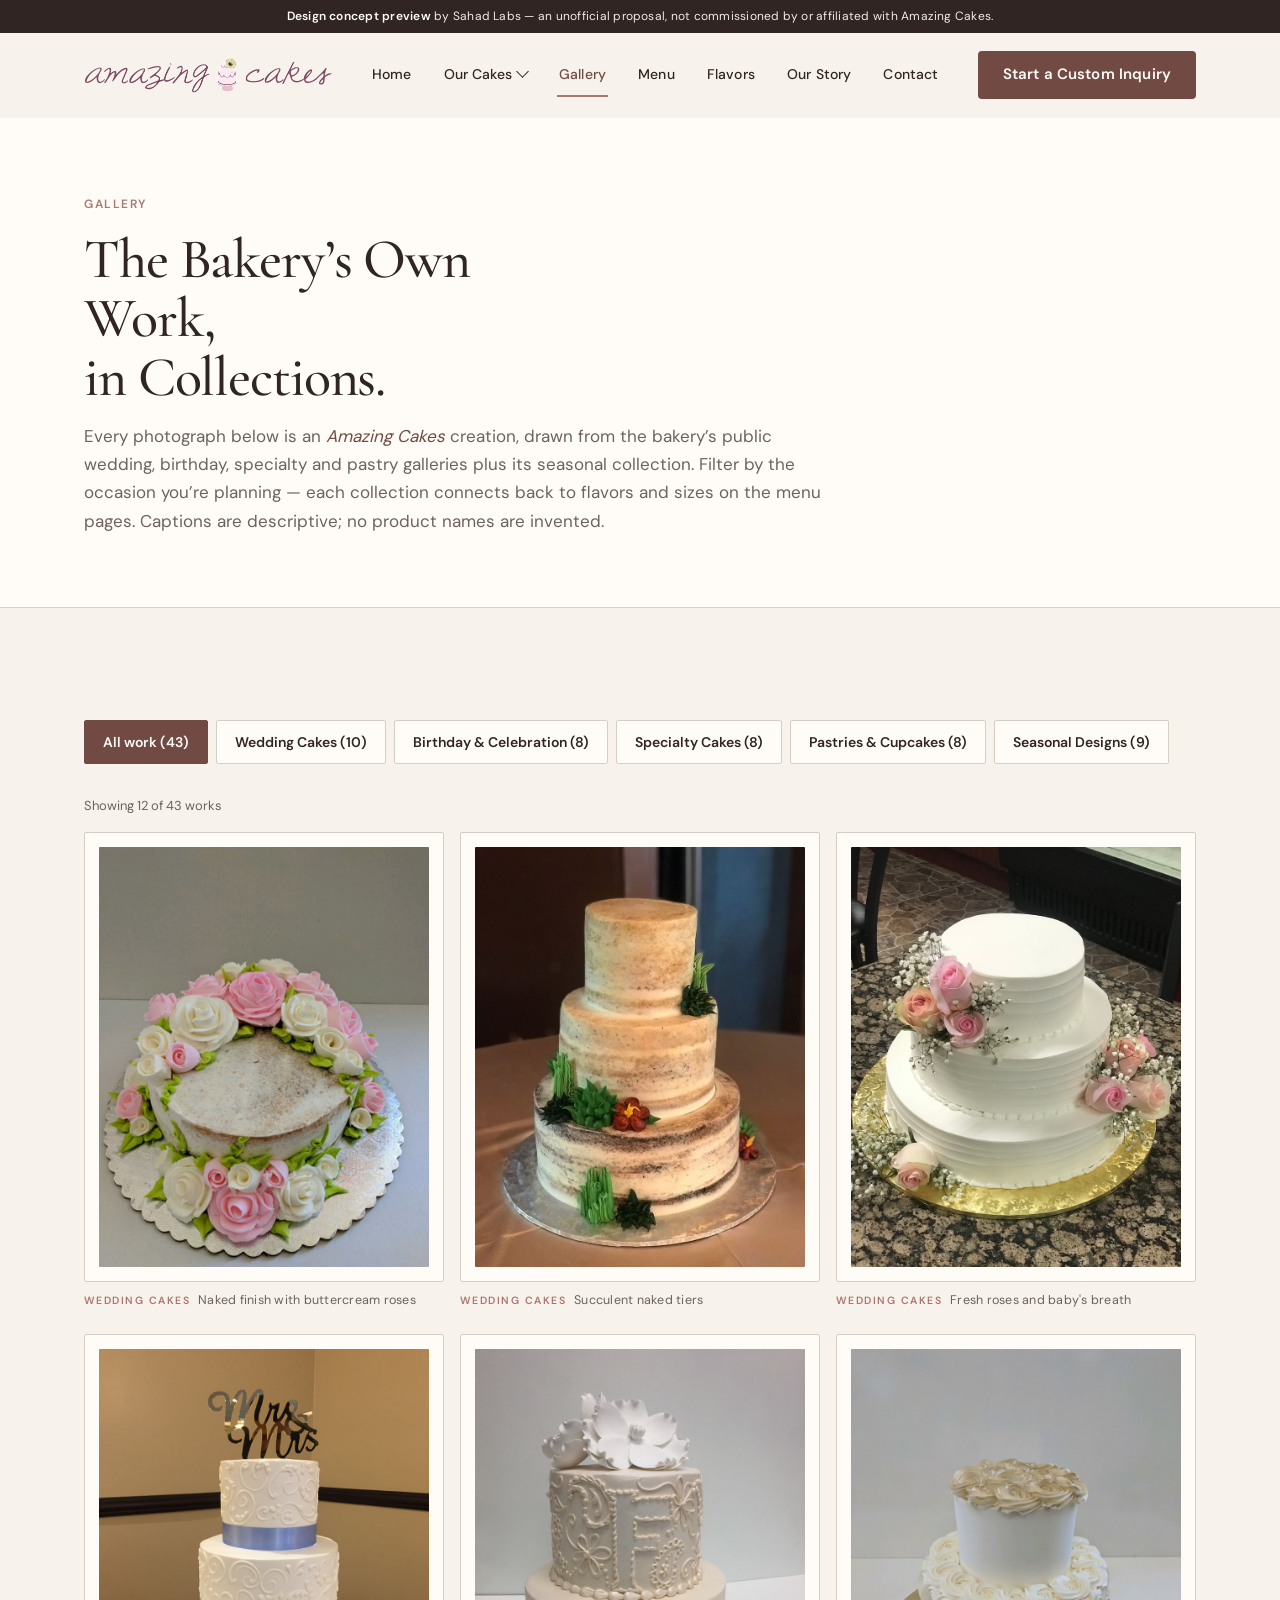
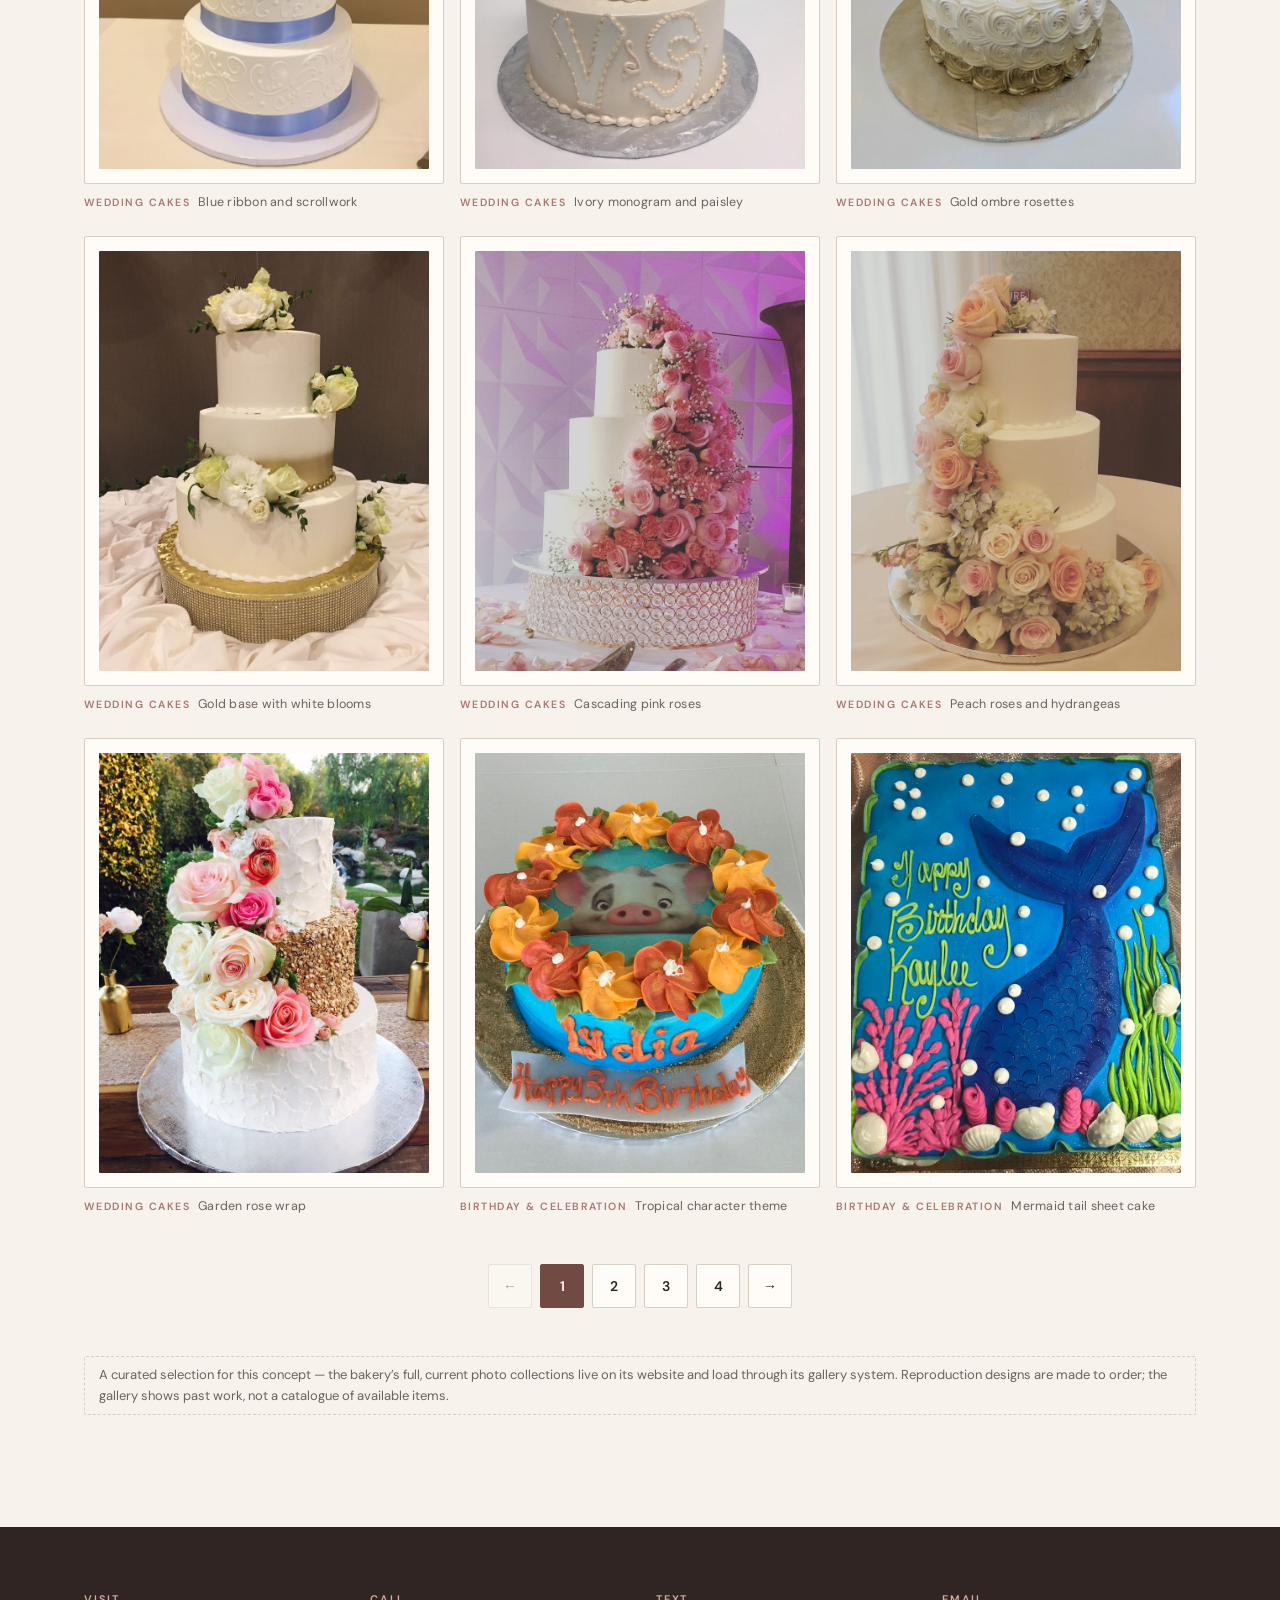
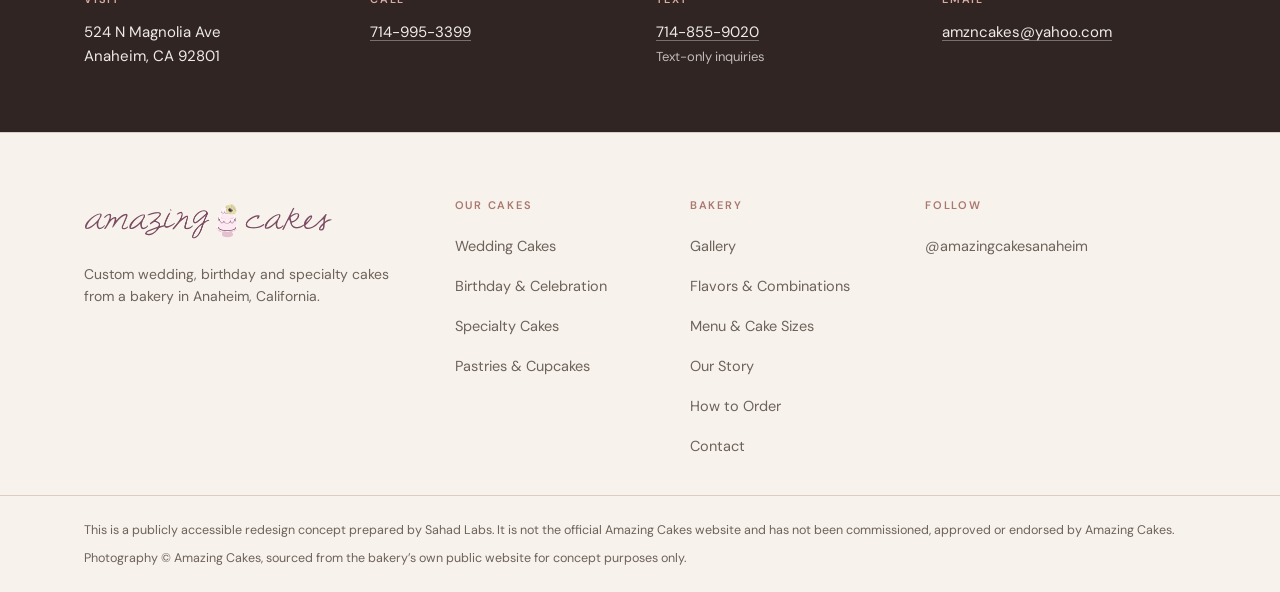
<file: gallery.html>
<!DOCTYPE html>
<html lang="en" class="no-js">
<head>
  <meta charset="UTF-8">
  <meta name="viewport" content="width=device-width, initial-scale=1">
  <title>Gallery | Amazing Cakes — Concept Preview</title>
  <meta name="description" content="Wedding, birthday, specialty, pastry and seasonal cake collections from Amazing Cakes in Anaheim, California. Concept preview by Sahad Labs.">
  <meta property="og:type" content="website">
  <meta property="og:site_name" content="Amazing Cakes — Concept Preview by Sahad Labs">
  <meta property="og:title" content="Gallery | Amazing Cakes — Concept Preview">
  <meta property="og:description" content="Wedding, birthday, specialty, pastry and seasonal cake collections from Amazing Cakes in Anaheim, California. Concept preview by Sahad Labs.">
  <meta property="og:image" content="https://sahadcse.github.io/amazing-cakes-concept/assets/img/hero-cake.jpg">
  <meta property="og:image:width" content="1280">
  <meta property="og:image:height" content="1600">
  <meta name="twitter:card" content="summary_large_image">
  <meta name="robots" content="noindex, nofollow">
  <link rel="stylesheet" href="assets/css/styles.css">
  <link rel="icon" href="data:image/svg+xml,%3Csvg xmlns='http://www.w3.org/2000/svg' viewBox='0 0 32 32'%3E%3Crect width='32' height='32' rx='6' fill='%23F7F2EB'/%3E%3Cpath d='M8 22h16v3H8zM9 15h14v5H9zM12 10h8v3h-8z' fill='%23A97870'/%3E%3C/svg%3E">
  <script>document.documentElement.classList.replace("no-js", "js");</script>
</head>
<body id="top">

  <a class="skip-link" href="#main">Skip to content</a>

  <p class="concept-ribbon">
    <strong>Design concept preview</strong> by Sahad Labs — an unofficial proposal, not commissioned by or affiliated with Amazing Cakes.
  </p>

  <header class="site-header" data-header>
    <div class="container header-inner">
      <a class="brand" href="index.html" aria-label="Amazing Cakes — home">
        <img class="brand-logo" src="assets/img/logo.png" alt="Amazing Cakes" width="497" height="72">
      </a>
      <button class="nav-burger" type="button" aria-expanded="false" aria-controls="primary-nav" data-nav-toggle>
        <span class="bars" aria-hidden="true"></span>
        <span class="sr-only">Menu</span>
      </button>
      <nav class="primary-nav" id="primary-nav" aria-label="Primary">
        <ul>
          <li><a href="index.html">Home</a></li>
          <li class="has-sub">
            <button class="nav-toggle" type="button" aria-expanded="false" aria-controls="submenu-cakes">
              Our Cakes <span class="caret" aria-hidden="true"></span>
            </button>
            <ul class="submenu" id="submenu-cakes">
              <li><a href="gallery.html?cat=wedding">Wedding Cakes</a></li>
              <li><a href="gallery.html?cat=birthday">Birthday &amp; Celebration Cakes</a></li>
              <li><a href="gallery.html?cat=specialty">Specialty Cakes</a></li>
              <li><a href="gallery.html?cat=pastries">Pastries &amp; Cupcakes</a></li>
                </ul>
          </li>
          <li><a href="gallery.html" aria-current="page">Gallery</a></li>
          <li><a href="menu.html">Menu</a></li>
          <li><a href="menu-1.html">Flavors</a></li>
          <li><a href="about-us.html">Our Story</a></li>
          <li><a href="contact.html">Contact</a></li>
        </ul>
        <div class="mobile-cta">
          <a class="btn btn--primary" href="contact.html">Start a Custom Inquiry</a>
        </div>
      </nav>
      <a class="btn btn--primary header-cta" href="contact.html">Start a Custom Inquiry</a>
    </div>
  </header>

  <main id="main">

    <section class="page-hero">
      <div class="container">
        <p class="eyebrow">Gallery</p>
        <h1>The Bakery&rsquo;s Own Work, in&nbsp;Collections.</h1>
        <p class="lede">Every photograph below is an <em>Amazing Cakes</em> creation, drawn from the bakery&rsquo;s public wedding, birthday, specialty and pastry galleries plus its seasonal collection. Filter by the occasion you&rsquo;re planning — each collection connects back to flavors and sizes on the menu pages. Captions are descriptive; no product names are invented.</p>
      </div>
    </section>

    <section class="section" aria-labelledby="gallery-title">
      <div class="container">
        <h2 class="sr-only" id="gallery-title">Gallery collections</h2>

        <div class="filter-bar" id="gallery-filters" role="group" aria-label="Filter gallery by collection"></div>

        <p class="prose-note" id="gallery-count" style="margin-bottom:var(--sp-4)" aria-live="polite"></p>

        <div class="gallery-grid-page" id="gallery-grid"></div>

        <nav class="pager" id="gallery-pager" aria-label="Gallery pages"></nav>
        <p class="sr-only" id="gallery-live" aria-live="polite"></p>

        <p class="prose-note prose-note--tag" style="margin-top:var(--sp-7)">A curated selection for this concept — the bakery&rsquo;s full, current photo collections live on its website and load through its gallery system. Reproduction designs are made to order; the gallery shows past work, not a catalogue of available items.</p>
      </div>
    </section>

  </main>

  <section class="contact-strip" aria-label="Contact details">
    <div class="container contact-grid">
      <div class="contact-item">
        <h3>Visit</h3>
        <address>524 N Magnolia Ave<br>Anaheim, CA 92801</address>
      </div>
      <div class="contact-item">
        <h3>Call</h3>
        <p><a href="tel:+17149953399">714-995-3399</a></p>
      </div>
      <div class="contact-item">
        <h3>Text</h3>
        <p><a href="sms:+17148559020">714-855-9020</a><br><span style="font-size:13px;color:rgba(255,252,248,.7)">Text-only inquiries</span></p>
      </div>
      <div class="contact-item">
        <h3>Email</h3>
        <p><a href="mailto:amzncakes@yahoo.com">amzncakes@yahoo.com</a></p>
      </div>
    </div>
  </section>

  <footer class="site-footer">
    <h2 class="sr-only">Site footer</h2>
    <div class="container footer-grid">
      <div class="footer-col">
        <a class="brand" href="index.html" aria-label="Amazing Cakes — home">
          <img class="brand-logo" src="assets/img/logo.png" alt="Amazing Cakes" width="497" height="72" loading="lazy">
        </a>
        <p class="footer-blurb">Custom wedding, birthday and specialty cakes from a bakery in Anaheim, California.</p>
      </div>
      <nav class="footer-col" aria-label="Cake collections">
        <h3>Our Cakes</h3>
        <ul>
          <li><a href="gallery.html?cat=wedding">Wedding Cakes</a></li>
          <li><a href="gallery.html?cat=birthday">Birthday &amp; Celebration</a></li>
          <li><a href="gallery.html?cat=specialty">Specialty Cakes</a></li>
          <li><a href="gallery.html?cat=pastries">Pastries &amp; Cupcakes</a></li>
        </ul>
      </nav>
      <nav class="footer-col" aria-label="Bakery information">
        <h3>Bakery</h3>
        <ul>
          <li><a href="gallery.html">Gallery</a></li>
          <li><a href="menu-1.html">Flavors &amp; Combinations</a></li>
          <li><a href="menu.html">Menu &amp; Cake Sizes</a></li>
          <li><a href="about-us.html">Our Story</a></li>
          <li><a href="index.html#order">How to Order</a></li>
          <li><a href="contact.html">Contact</a></li>
        </ul>
      </nav>
      <div class="footer-col">
        <h3>Follow</h3>
        <ul>
          <li><a href="https://www.instagram.com/amazingcakesanaheim" target="_blank" rel="noopener">@amazingcakesanaheim</a></li>
        </ul>
      </div>
    </div>
    <div class="footer-legal">
      <div class="container">
        <p>This is a publicly accessible redesign concept prepared by Sahad Labs. It is not the official Amazing Cakes website and has not been commissioned, approved or endorsed by Amazing Cakes.</p>
        <p>Photography © Amazing Cakes, sourced from the bakery&rsquo;s own public website for concept purposes only.</p>
      </div>
    </div>
  </footer>

  <a class="to-top" href="#top" aria-label="Back to top">
    <svg viewBox="0 0 24 24" width="20" height="20" aria-hidden="true" focusable="false"><path d="M12 19V5M5 12l7-7 7 7" fill="none" stroke="currentColor" stroke-width="2" stroke-linecap="round" stroke-linejoin="round"/></svg>
  </a>



  <script src="assets/js/data.js" defer></script>
  <script src="assets/js/script.js" defer></script>
</body>
</html>
</file>
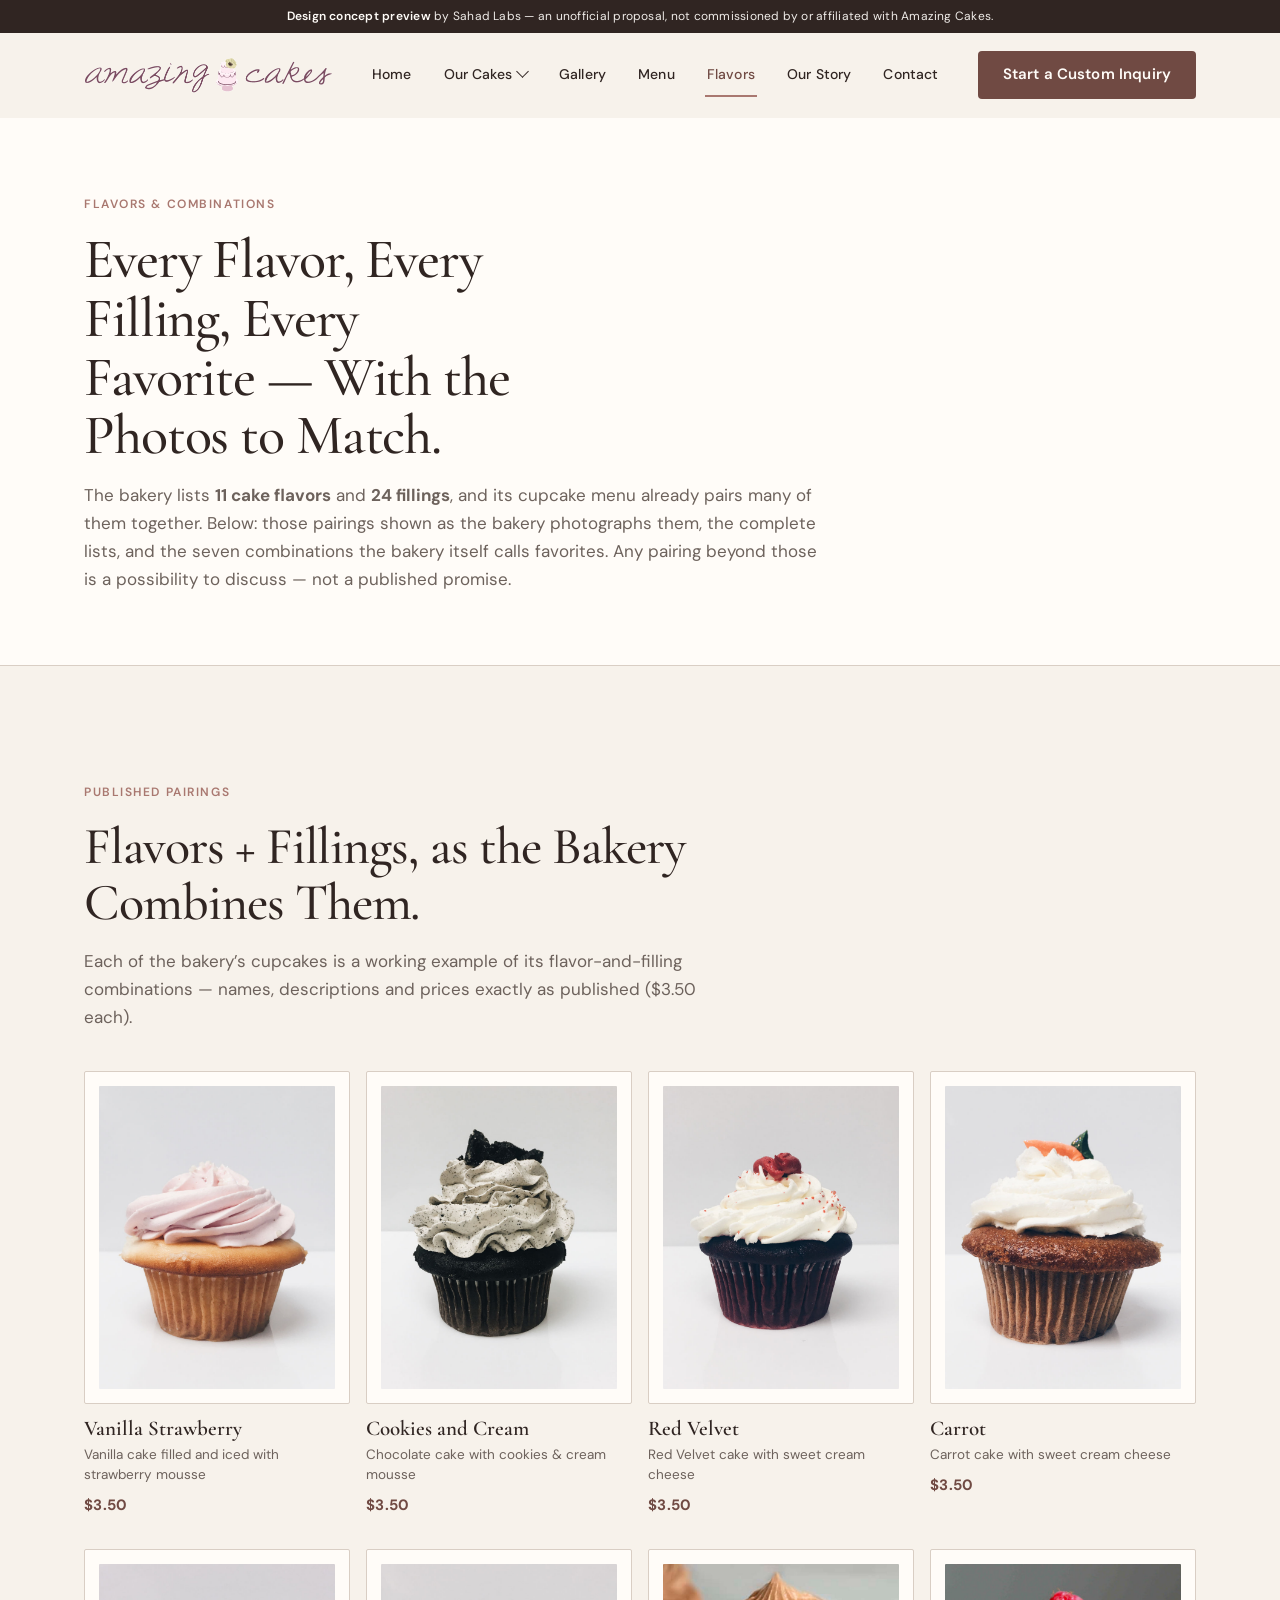
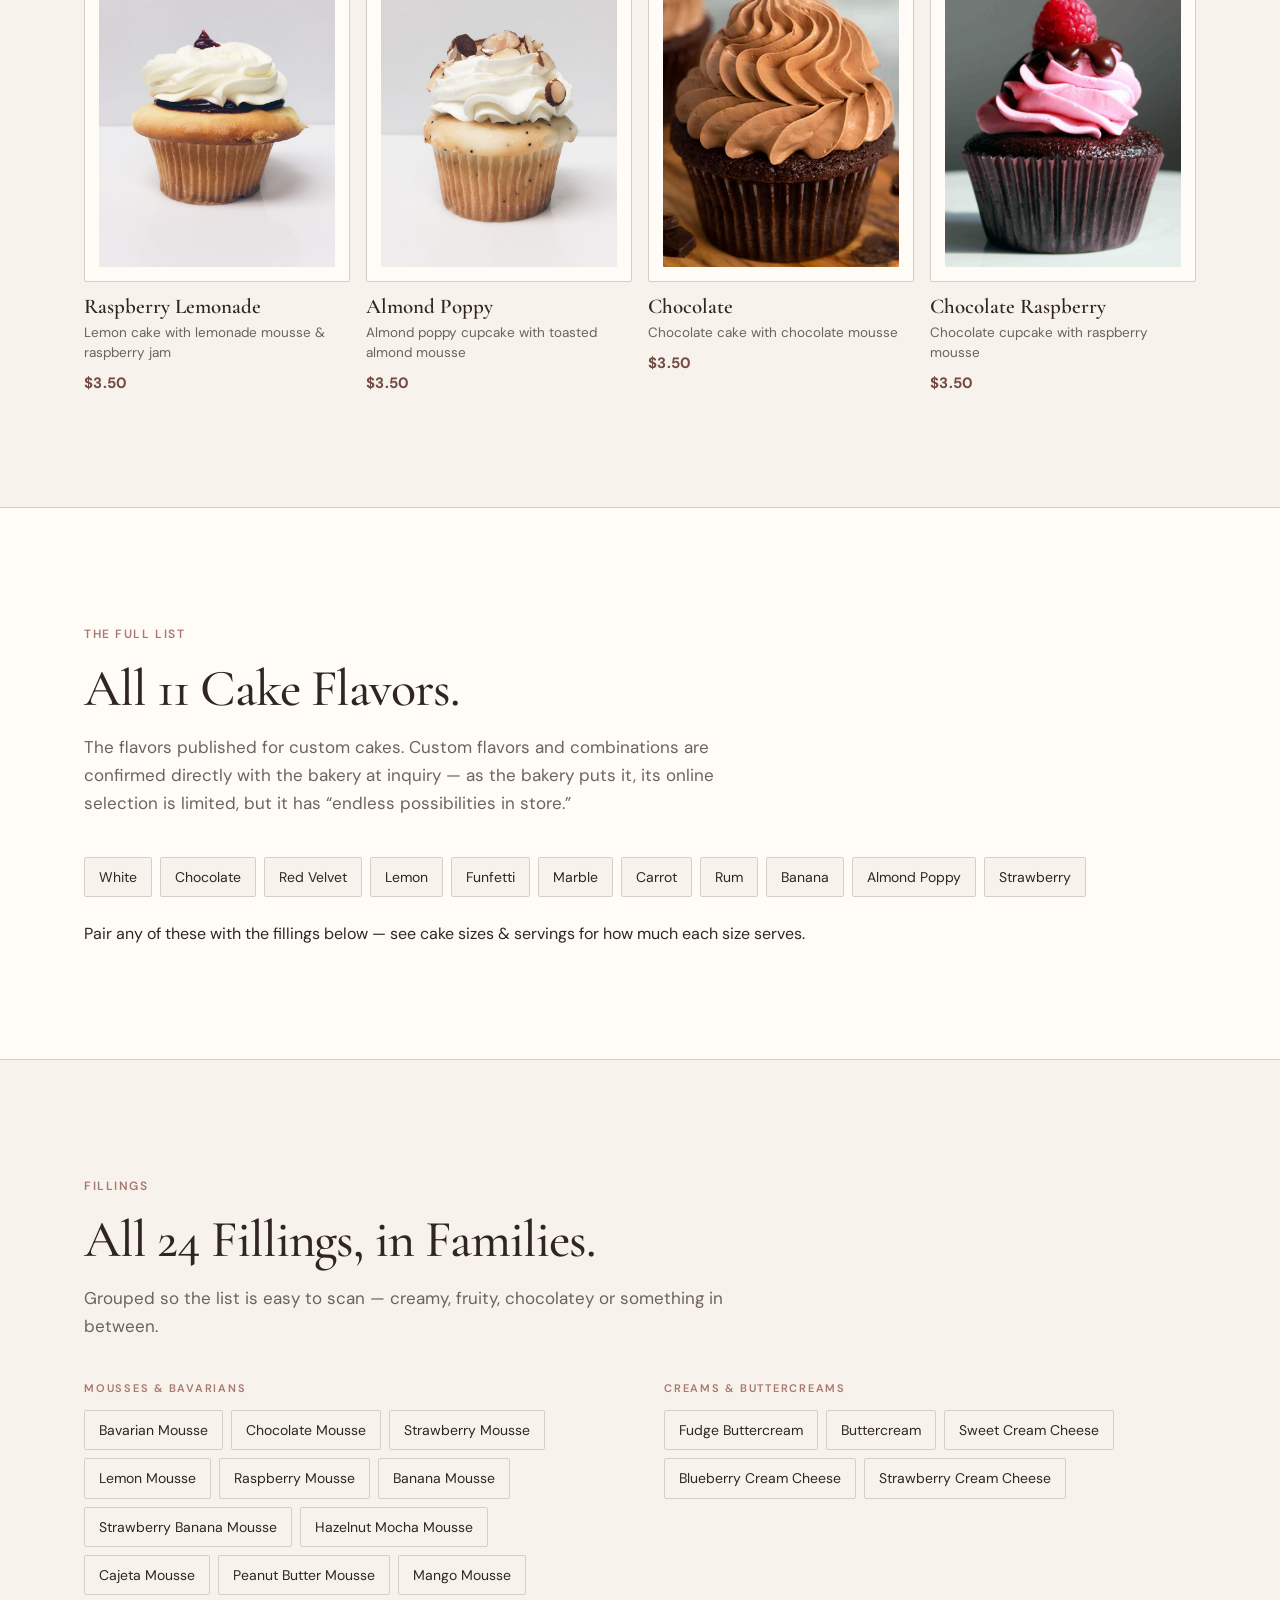
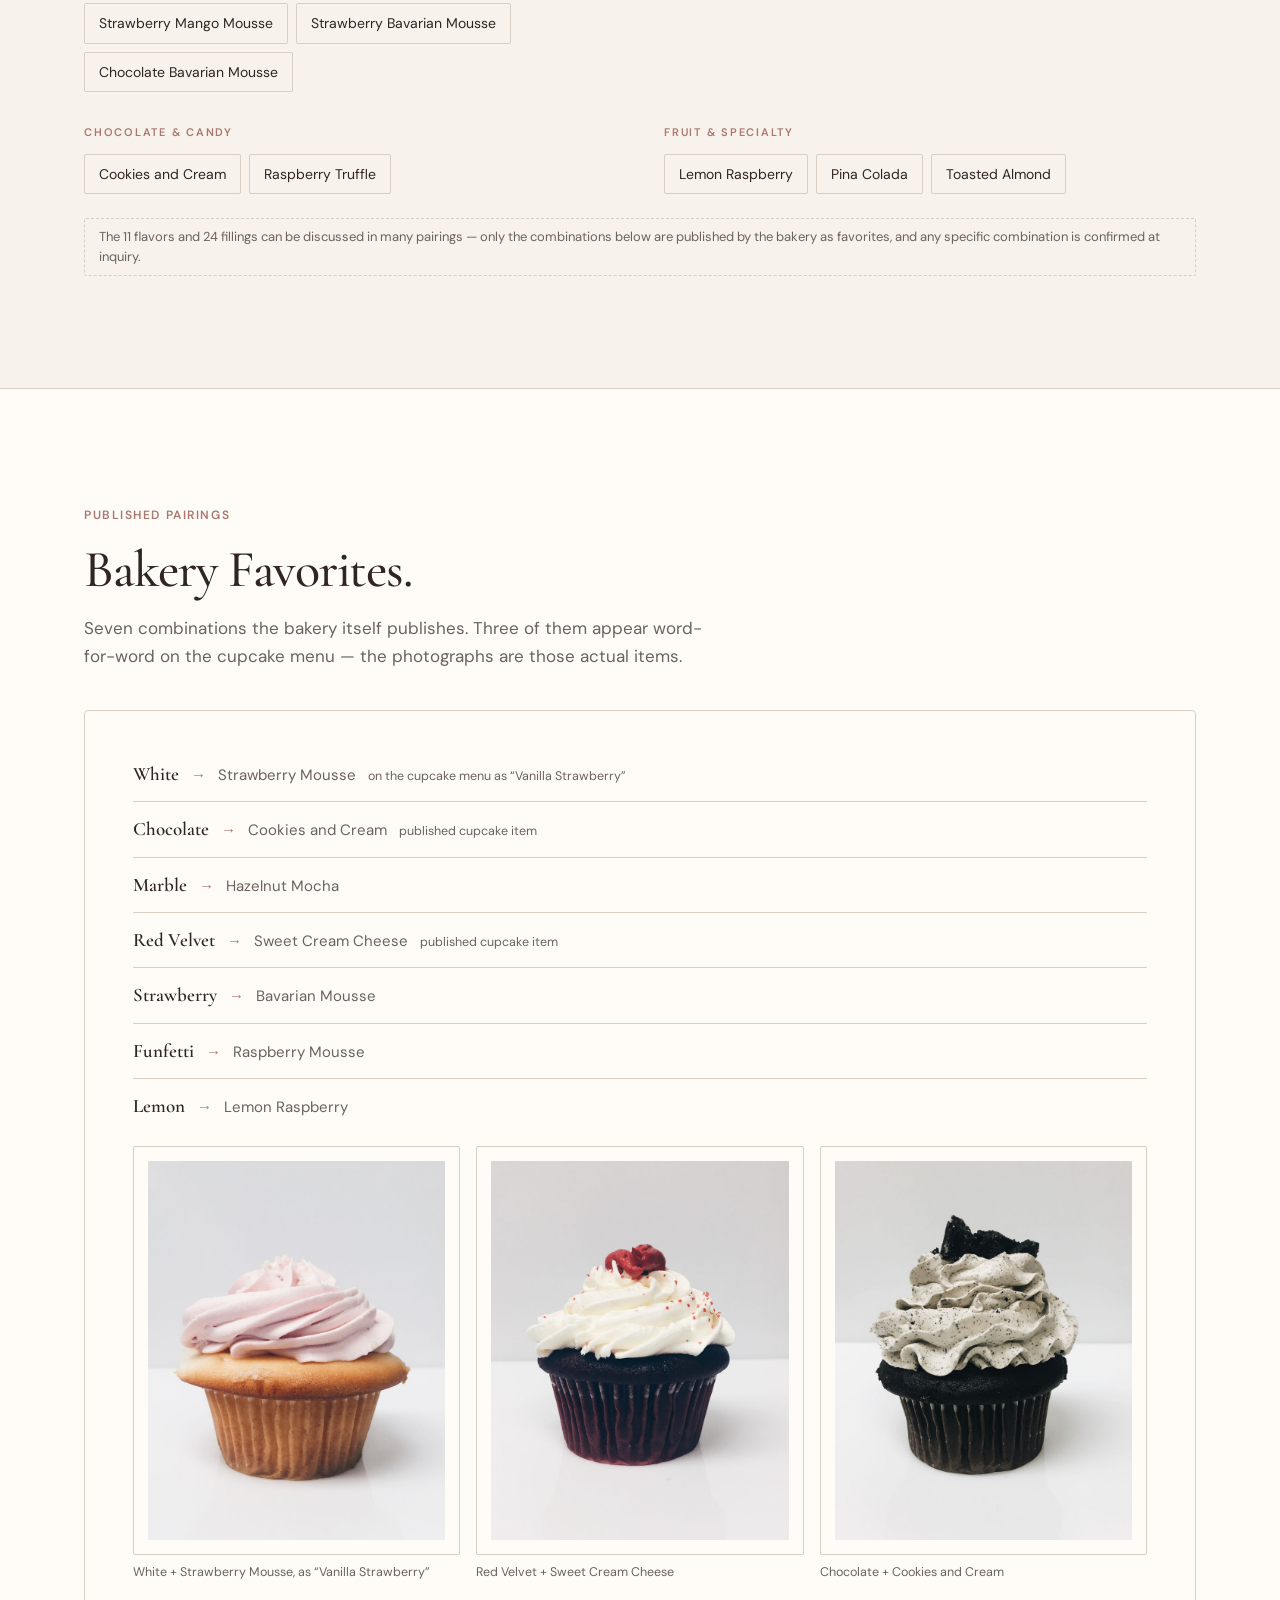
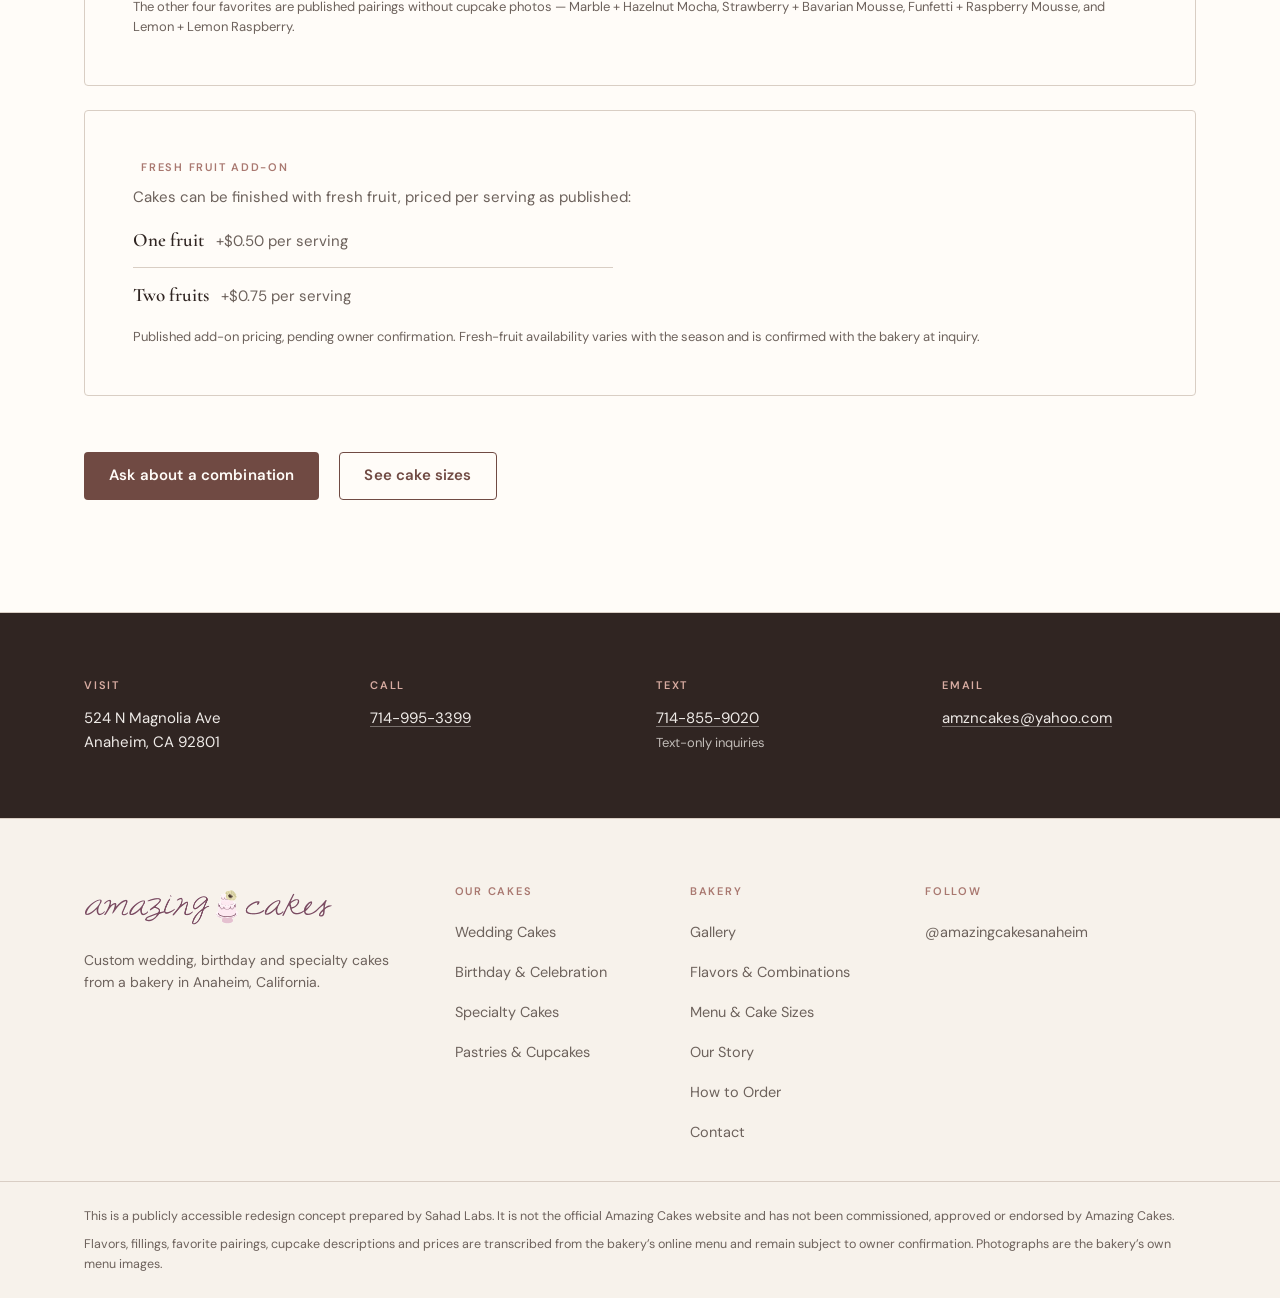
<file: menu-1.html>
<!DOCTYPE html>
<html lang="en" class="no-js">
<head>
  <meta charset="UTF-8">
  <meta name="viewport" content="width=device-width, initial-scale=1">
  <title>Flavors &amp; Combinations | Amazing Cakes — Concept Preview</title>
  <meta name="description" content="Cake flavors, fillings, bakery-favorite pairings and fresh-fruit add-ons published by Amazing Cakes in Anaheim, California. Concept preview by Sahad Labs.">
  <meta property="og:type" content="website">
  <meta property="og:site_name" content="Amazing Cakes — Concept Preview by Sahad Labs">
  <meta property="og:title" content="Flavors &amp; Combinations | Amazing Cakes — Concept Preview">
  <meta property="og:description" content="Cake flavors, fillings, bakery-favorite pairings and fresh-fruit add-ons published by Amazing Cakes in Anaheim, California. Concept preview by Sahad Labs.">
  <meta property="og:image" content="https://sahadcse.github.io/amazing-cakes-concept/assets/img/hero-cake.jpg">
  <meta property="og:image:width" content="1280">
  <meta property="og:image:height" content="1600">
  <meta name="twitter:card" content="summary_large_image">
  <meta name="robots" content="noindex, nofollow">
  <link rel="stylesheet" href="assets/css/styles.css">
  <link rel="icon" href="data:image/svg+xml,%3Csvg xmlns='http://www.w3.org/2000/svg' viewBox='0 0 32 32'%3E%3Crect width='32' height='32' rx='6' fill='%23F7F2EB'/%3E%3Cpath d='M8 22h16v3H8zM9 15h14v5H9zM12 10h8v3h-8z' fill='%23A97870'/%3E%3C/svg%3E">
  <script>document.documentElement.classList.replace("no-js", "js");</script>
</head>
<body id="top">

  <a class="skip-link" href="#main">Skip to content</a>

  <p class="concept-ribbon">
    <strong>Design concept preview</strong> by Sahad Labs — an unofficial proposal, not commissioned by or affiliated with Amazing Cakes.
  </p>

  <header class="site-header" data-header>
    <div class="container header-inner">
      <a class="brand" href="index.html" aria-label="Amazing Cakes — home">
        <img class="brand-logo" src="assets/img/logo.png" alt="Amazing Cakes" width="497" height="72">
      </a>
      <button class="nav-burger" type="button" aria-expanded="false" aria-controls="primary-nav" data-nav-toggle>
        <span class="bars" aria-hidden="true"></span>
        <span class="sr-only">Menu</span>
      </button>
      <nav class="primary-nav" id="primary-nav" aria-label="Primary">
        <ul>
          <li><a href="index.html">Home</a></li>
          <li class="has-sub">
            <button class="nav-toggle" type="button" aria-expanded="false" aria-controls="submenu-cakes">
              Our Cakes <span class="caret" aria-hidden="true"></span>
            </button>
            <ul class="submenu" id="submenu-cakes">
              <li><a href="gallery.html?cat=wedding">Wedding Cakes</a></li>
              <li><a href="gallery.html?cat=birthday">Birthday &amp; Celebration Cakes</a></li>
              <li><a href="gallery.html?cat=specialty">Specialty Cakes</a></li>
              <li><a href="gallery.html?cat=pastries">Pastries &amp; Cupcakes</a></li>
                </ul>
          </li>
          <li><a href="gallery.html">Gallery</a></li>
          <li><a href="menu.html">Menu</a></li>
          <li><a href="menu-1.html" aria-current="page">Flavors</a></li>
          <li><a href="about-us.html">Our Story</a></li>
          <li><a href="contact.html">Contact</a></li>
        </ul>
        <div class="mobile-cta">
          <a class="btn btn--primary" href="contact.html">Start a Custom Inquiry</a>
        </div>
      </nav>
      <a class="btn btn--primary header-cta" href="contact.html">Start a Custom Inquiry</a>
    </div>
  </header>

  <main id="main">

    <section class="page-hero">
      <div class="container">
        <p class="eyebrow">Flavors &amp; Combinations</p>
        <h1>Every Flavor, Every Filling, Every Favorite — With the Photos to&nbsp;Match.</h1>
        <p class="lede">The bakery lists <strong>11 cake flavors</strong> and <strong>24 fillings</strong>, and its cupcake menu already pairs many of them together. Below: those pairings shown as the bakery photographs them, the complete lists, and the seven combinations the bakery itself calls favorites. Any pairing beyond those is a possibility to discuss — not a published promise.</p>
      </div>
    </section>

    <!-- The published pairings, visually -->
    <section class="section" aria-labelledby="cupcake-title">
      <div class="container">
        <div class="section-head">
          <p class="eyebrow">Published pairings</p>
          <h2 class="h2" id="cupcake-title">Flavors + Fillings, as the Bakery Combines&nbsp;Them.</h2>
          <p class="section-intro">Each of the bakery&rsquo;s cupcakes is a working example of its flavor-and-filling combinations — names, descriptions and prices exactly as published ($3.50 each).</p>
        </div>
        <div class="menu-grid" data-render="cupcakes"></div>
        <noscript><p class="prose-note">JavaScript is off — open the bakery&rsquo;s online menu for the cupcake list.</p></noscript>
      </div>
    </section>

    <!-- Complete flavor list -->
    <section class="section gallery-section" aria-labelledby="flavors-title">
      <div class="container">
        <div class="section-head">
          <p class="eyebrow">The full list</p>
          <h2 class="h2" id="flavors-title">All 11 Cake&nbsp;Flavors.</h2>
          <p class="section-intro">The flavors published for custom cakes. Custom flavors and combinations are confirmed directly with the bakery at inquiry — as the bakery puts it, its online selection is limited, but it has &ldquo;endless possibilities in store.&rdquo;</p>
        </div>
        <ul class="chip-list" data-render="chips" data-source="flavors" style="margin-top:clamp(24px,4vw,40px)">
          <noscript><li class="chip">White</li><li class="chip">Chocolate</li><li class="chip">Red Velvet</li><li class="chip">Lemon</li><li class="chip">Funfetti</li><li class="chip">Marble</li><li class="chip">Carrot</li><li class="chip">Rum</li><li class="chip">Banana</li><li class="chip">Almond Poppy</li><li class="chip">Strawberry</li></noscript>
        </ul>
        <p class="menu-more">Pair any of these with the fillings below — see <a href="menu.html">cake sizes &amp; servings</a> for how much each size serves.</p>
      </div>
    </section>

    <!-- Fillings, grouped -->
    <section class="section" aria-labelledby="fillings-title">
      <div class="container">
        <div class="section-head">
          <p class="eyebrow">Fillings</p>
          <h2 class="h2" id="fillings-title">All 24 Fillings, in&nbsp;Families.</h2>
          <p class="section-intro">Grouped so the list is easy to scan — creamy, fruity, chocolatey or something in between.</p>
        </div>
        <div class="filling-groups" data-render="filling-groups" style="margin-top:clamp(24px,4vw,40px)">
          <noscript>
            <div class="filling-group"><h4 class="fg-label">Mousses &amp; Bavarians</h4><ul class="chip-list"><li class="chip">Bavarian Mousse</li><li class="chip">Chocolate Mousse</li><li class="chip">Strawberry Mousse</li><li class="chip">Lemon Mousse</li><li class="chip">Raspberry Mousse</li><li class="chip">Banana Mousse</li><li class="chip">Strawberry Banana Mousse</li><li class="chip">Hazelnut Mocha Mousse</li><li class="chip">Cajeta Mousse</li><li class="chip">Peanut Butter Mousse</li><li class="chip">Mango Mousse</li><li class="chip">Strawberry Mango Mousse</li><li class="chip">Strawberry Bavarian Mousse</li><li class="chip">Chocolate Bavarian Mousse</li></ul></div>
            <div class="filling-group"><h4 class="fg-label">Creams &amp; Buttercreams</h4><ul class="chip-list"><li class="chip">Fudge Buttercream</li><li class="chip">Buttercream</li><li class="chip">Sweet Cream Cheese</li><li class="chip">Blueberry Cream Cheese</li><li class="chip">Strawberry Cream Cheese</li></ul></div>
            <div class="filling-group"><h4 class="fg-label">Chocolate &amp; Candy</h4><ul class="chip-list"><li class="chip">Cookies and Cream</li><li class="chip">Raspberry Truffle</li></ul></div>
            <div class="filling-group"><h4 class="fg-label">Fruit &amp; Specialty</h4><ul class="chip-list"><li class="chip">Lemon Raspberry</li><li class="chip">Pina Colada</li><li class="chip">Toasted Almond</li></ul></div>
          </noscript>
        </div>
        <p class="prose-note prose-note--tag" style="margin-top:var(--sp-5)">The 11 flavors and 24 fillings can be discussed in many pairings — only the combinations below are published by the bakery as favorites, and any specific combination is confirmed at inquiry.</p>
      </div>
    </section>

    <!-- Favorites -->
    <section class="section gallery-section" aria-labelledby="fav-title">
      <div class="container">
        <div class="section-head">
          <p class="eyebrow">Published pairings</p>
          <h2 class="h2" id="fav-title">Bakery&nbsp;Favorites.</h2>
          <p class="section-intro">Seven combinations the bakery itself publishes. Three of them appear word-for-word on the cupcake menu — the photographs are those actual items.</p>
        </div>

        <div class="panel" style="margin-top:clamp(24px,4vw,40px)">
          <ul class="fav-list" data-render="favorites"></ul>
          <noscript>
            <ul class="fav-list">
              <li><span class="fav-cake">White</span><span class="fav-fill">with Strawberry Mousse</span> <span class="fav-note">(on the cupcake menu as &ldquo;Vanilla Strawberry&rdquo;)</span></li>
              <li><span class="fav-cake">Chocolate</span><span class="fav-fill">with Cookies and Cream</span></li>
              <li><span class="fav-cake">Marble</span><span class="fav-fill">with Hazelnut Mocha</span></li>
              <li><span class="fav-cake">Red Velvet</span><span class="fav-fill">with Sweet Cream Cheese</span></li>
              <li><span class="fav-cake">Strawberry</span><span class="fav-fill">with Bavarian Mousse</span></li>
              <li><span class="fav-cake">Funfetti</span><span class="fav-fill">with Raspberry Mousse</span></li>
              <li><span class="fav-cake">Lemon</span><span class="fav-fill">with Lemon Raspberry</span></li>
            </ul>
          </noscript>
          <div class="fav-photos">
            <figure class="fav-photo"><div class="frame"><img src="assets/img/menu/cup-vanilla-strawberry.jpg" alt="Vanilla Strawberry cupcake — vanilla cake filled and iced with strawberry mousse" width="800" height="1000" loading="lazy"></div><figcaption>White + Strawberry Mousse, as “Vanilla Strawberry”</figcaption></figure>
            <figure class="fav-photo"><div class="frame"><img src="assets/img/menu/cup-red-velvet.jpg" alt="Red Velvet cupcake with sweet cream cheese" width="800" height="1000" loading="lazy"></div><figcaption>Red Velvet + Sweet Cream Cheese</figcaption></figure>
            <figure class="fav-photo"><div class="frame"><img src="assets/img/menu/cup-cookies-cream.jpg" alt="Cookies and Cream cupcake — chocolate cake with cookies and cream mousse" width="800" height="1000" loading="lazy"></div><figcaption>Chocolate + Cookies and Cream</figcaption></figure>
          </div>
          <p class="prose-note" style="margin-top:var(--sp-4)">The other four favorites are published pairings without cupcake photos — Marble + Hazelnut Mocha, Strawberry + Bavarian Mousse, Funfetti + Raspberry Mousse, and Lemon + Lemon Raspberry.</p>
        </div>

        <div class="panel" id="fruit">
          <h3 class="form-heading">Fresh fruit add-on</h3>
          <p style="font-size:15px;line-height:1.6;color:var(--text-2);max-width:60ch">Cakes can be finished with fresh fruit, priced per serving as published:</p>
          <ul class="fav-list" style="max-width:480px;margin-top:var(--sp-4)">
            <li><span class="fav-cake">One fruit</span><span class="fav-fill">+$0.50 per serving</span></li>
            <li><span class="fav-cake">Two fruits</span><span class="fav-fill">+$0.75 per serving</span></li>
          </ul>
          <p class="prose-note" style="margin-top:var(--sp-4)">Published add-on pricing, pending owner confirmation. Fresh-fruit availability varies with the season and is confirmed with the bakery at inquiry.</p>
        </div>

        <div class="steps-foot">
          <a class="btn btn--primary" href="contact.html">Ask about a combination</a>
          <a class="btn btn--secondary" href="menu.html" style="margin-left:var(--sp-4)">See cake sizes</a>
        </div>
      </div>
    </section>

  </main>

  <section class="contact-strip" aria-label="Contact details">
    <div class="container contact-grid">
      <div class="contact-item">
        <h3>Visit</h3>
        <address>524 N Magnolia Ave<br>Anaheim, CA 92801</address>
      </div>
      <div class="contact-item">
        <h3>Call</h3>
        <p><a href="tel:+17149953399">714-995-3399</a></p>
      </div>
      <div class="contact-item">
        <h3>Text</h3>
        <p><a href="sms:+17148559020">714-855-9020</a><br><span style="font-size:13px;color:rgba(255,252,248,.7)">Text-only inquiries</span></p>
      </div>
      <div class="contact-item">
        <h3>Email</h3>
        <p><a href="mailto:amzncakes@yahoo.com">amzncakes@yahoo.com</a></p>
      </div>
    </div>
  </section>

  <footer class="site-footer">
    <h2 class="sr-only">Site footer</h2>
    <div class="container footer-grid">
      <div class="footer-col">
        <a class="brand" href="index.html" aria-label="Amazing Cakes — home">
          <img class="brand-logo" src="assets/img/logo.png" alt="Amazing Cakes" width="497" height="72" loading="lazy">
        </a>
        <p class="footer-blurb">Custom wedding, birthday and specialty cakes from a bakery in Anaheim, California.</p>
      </div>
      <nav class="footer-col" aria-label="Cake collections">
        <h3>Our Cakes</h3>
        <ul>
          <li><a href="gallery.html?cat=wedding">Wedding Cakes</a></li>
          <li><a href="gallery.html?cat=birthday">Birthday &amp; Celebration</a></li>
          <li><a href="gallery.html?cat=specialty">Specialty Cakes</a></li>
          <li><a href="gallery.html?cat=pastries">Pastries &amp; Cupcakes</a></li>
        </ul>
      </nav>
      <nav class="footer-col" aria-label="Bakery information">
        <h3>Bakery</h3>
        <ul>
          <li><a href="gallery.html">Gallery</a></li>
          <li><a href="menu-1.html">Flavors &amp; Combinations</a></li>
          <li><a href="menu.html">Menu &amp; Cake Sizes</a></li>
          <li><a href="about-us.html">Our Story</a></li>
          <li><a href="index.html#order">How to Order</a></li>
          <li><a href="contact.html">Contact</a></li>
        </ul>
      </nav>
      <div class="footer-col">
        <h3>Follow</h3>
        <ul>
          <li><a href="https://www.instagram.com/amazingcakesanaheim" target="_blank" rel="noopener">@amazingcakesanaheim</a></li>
        </ul>
      </div>
    </div>
    <div class="footer-legal">
      <div class="container">
        <p>This is a publicly accessible redesign concept prepared by Sahad Labs. It is not the official Amazing Cakes website and has not been commissioned, approved or endorsed by Amazing Cakes.</p>
        <p>Flavors, fillings, favorite pairings, cupcake descriptions and prices are transcribed from the bakery&rsquo;s online menu and remain subject to owner confirmation. Photographs are the bakery&rsquo;s own menu images.</p>
      </div>
    </div>
  </footer>

  <a class="to-top" href="#top" aria-label="Back to top">
    <svg viewBox="0 0 24 24" width="20" height="20" aria-hidden="true" focusable="false"><path d="M12 19V5M5 12l7-7 7 7" fill="none" stroke="currentColor" stroke-width="2" stroke-linecap="round" stroke-linejoin="round"/></svg>
  </a>



  <script src="assets/js/data.js" defer></script>
  <script src="assets/js/script.js" defer></script>
</body>
</html>
</file>
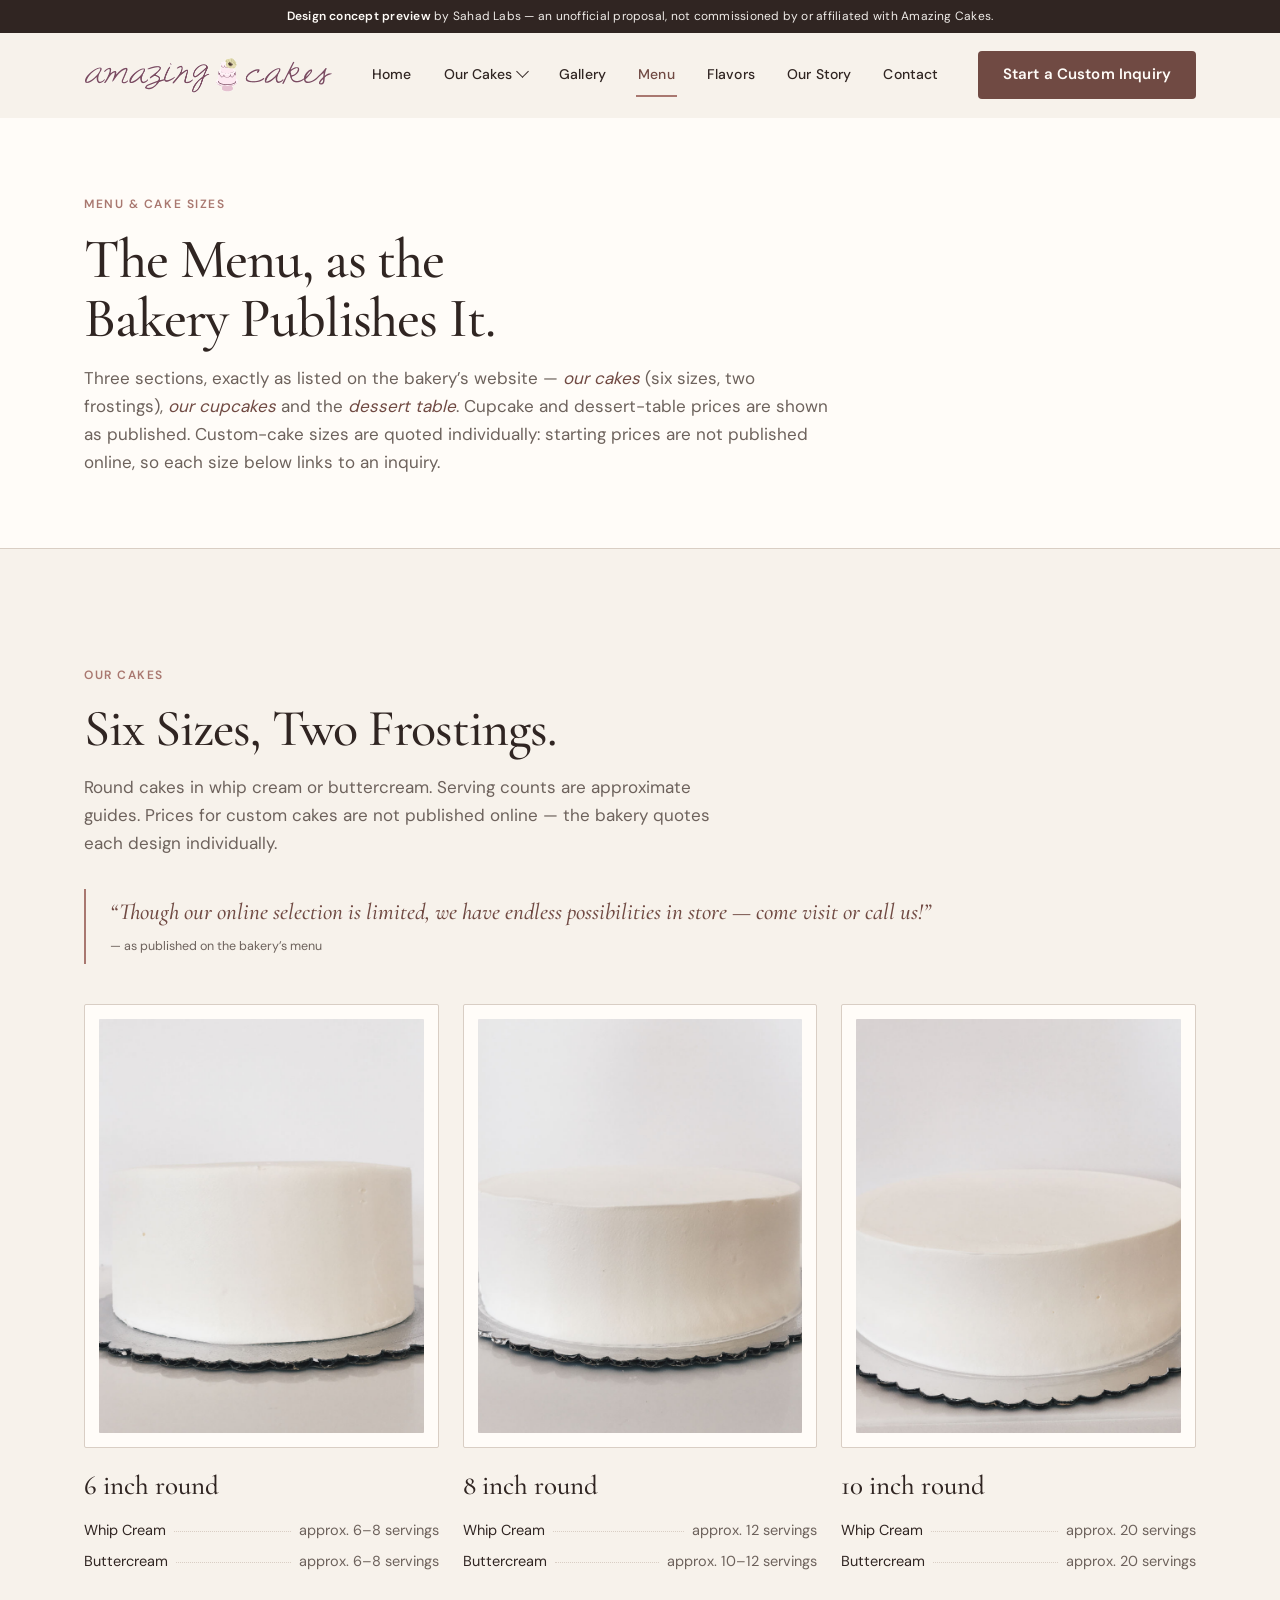
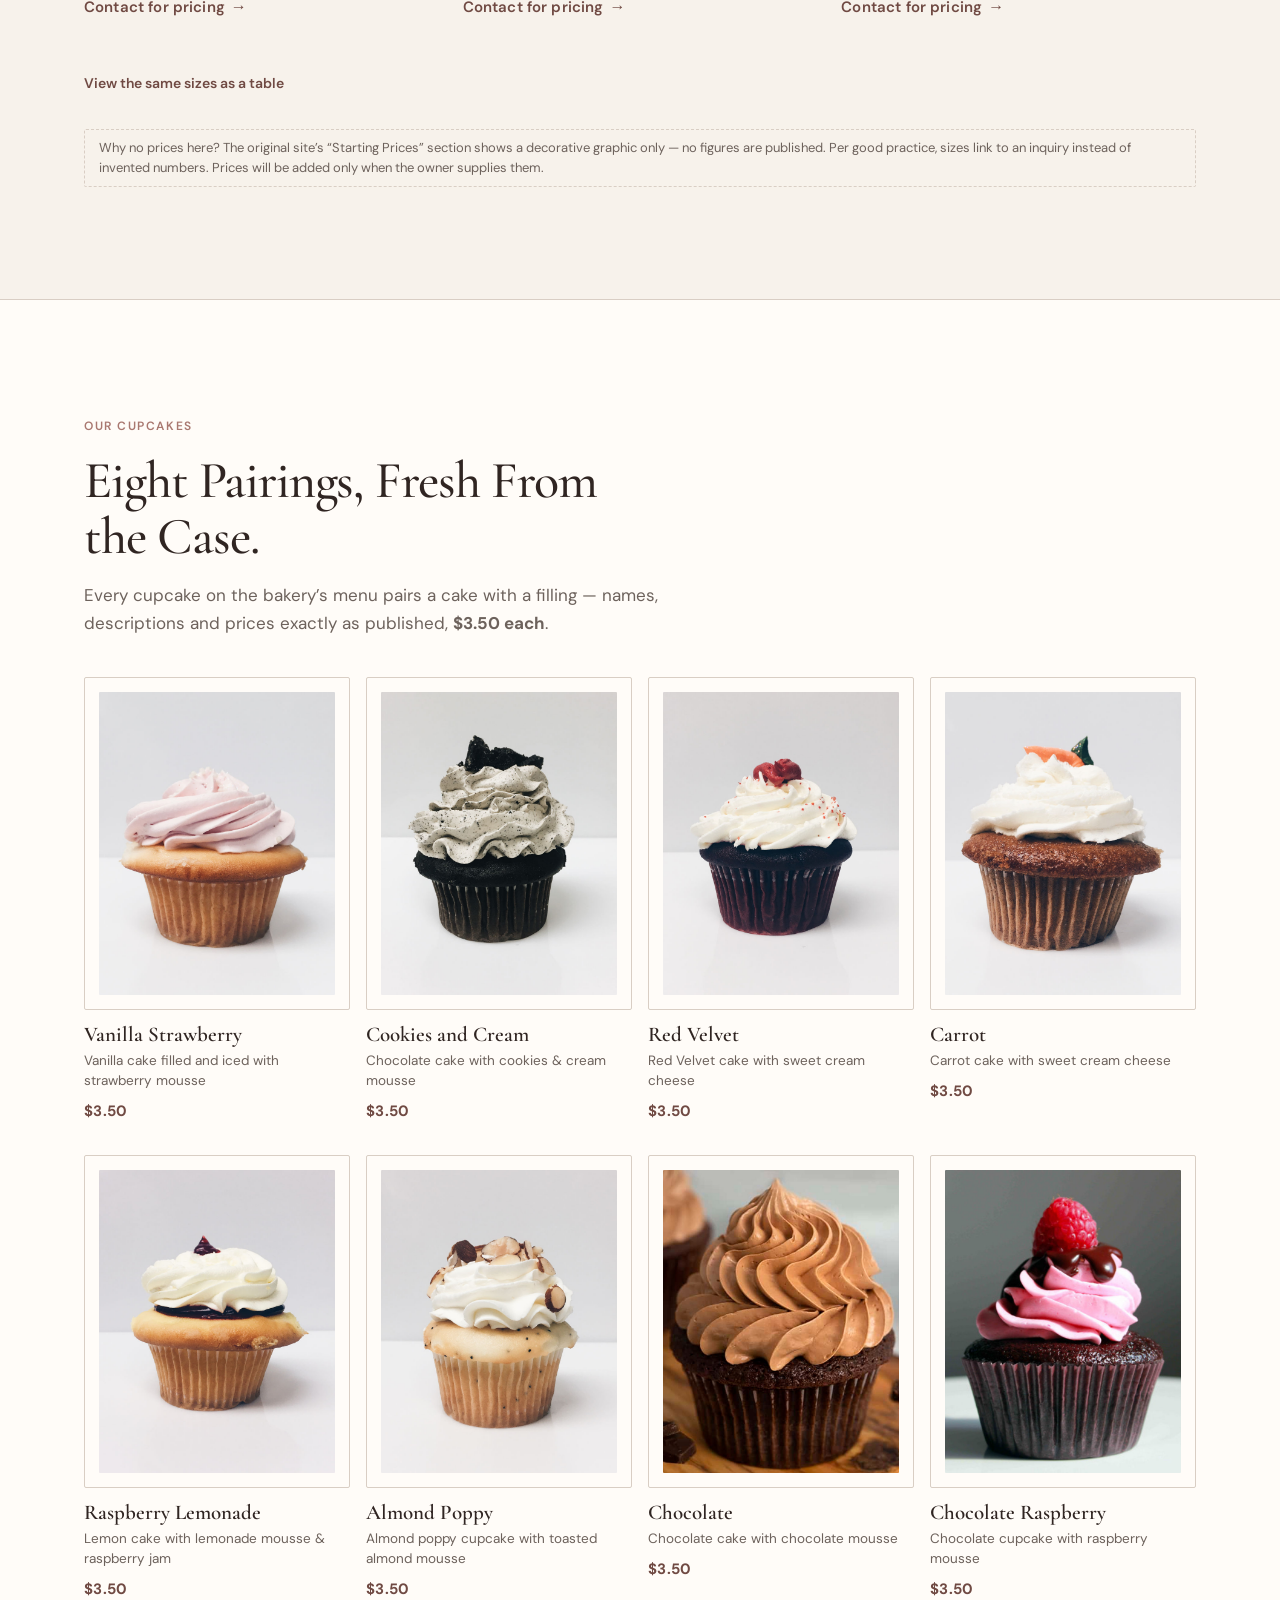
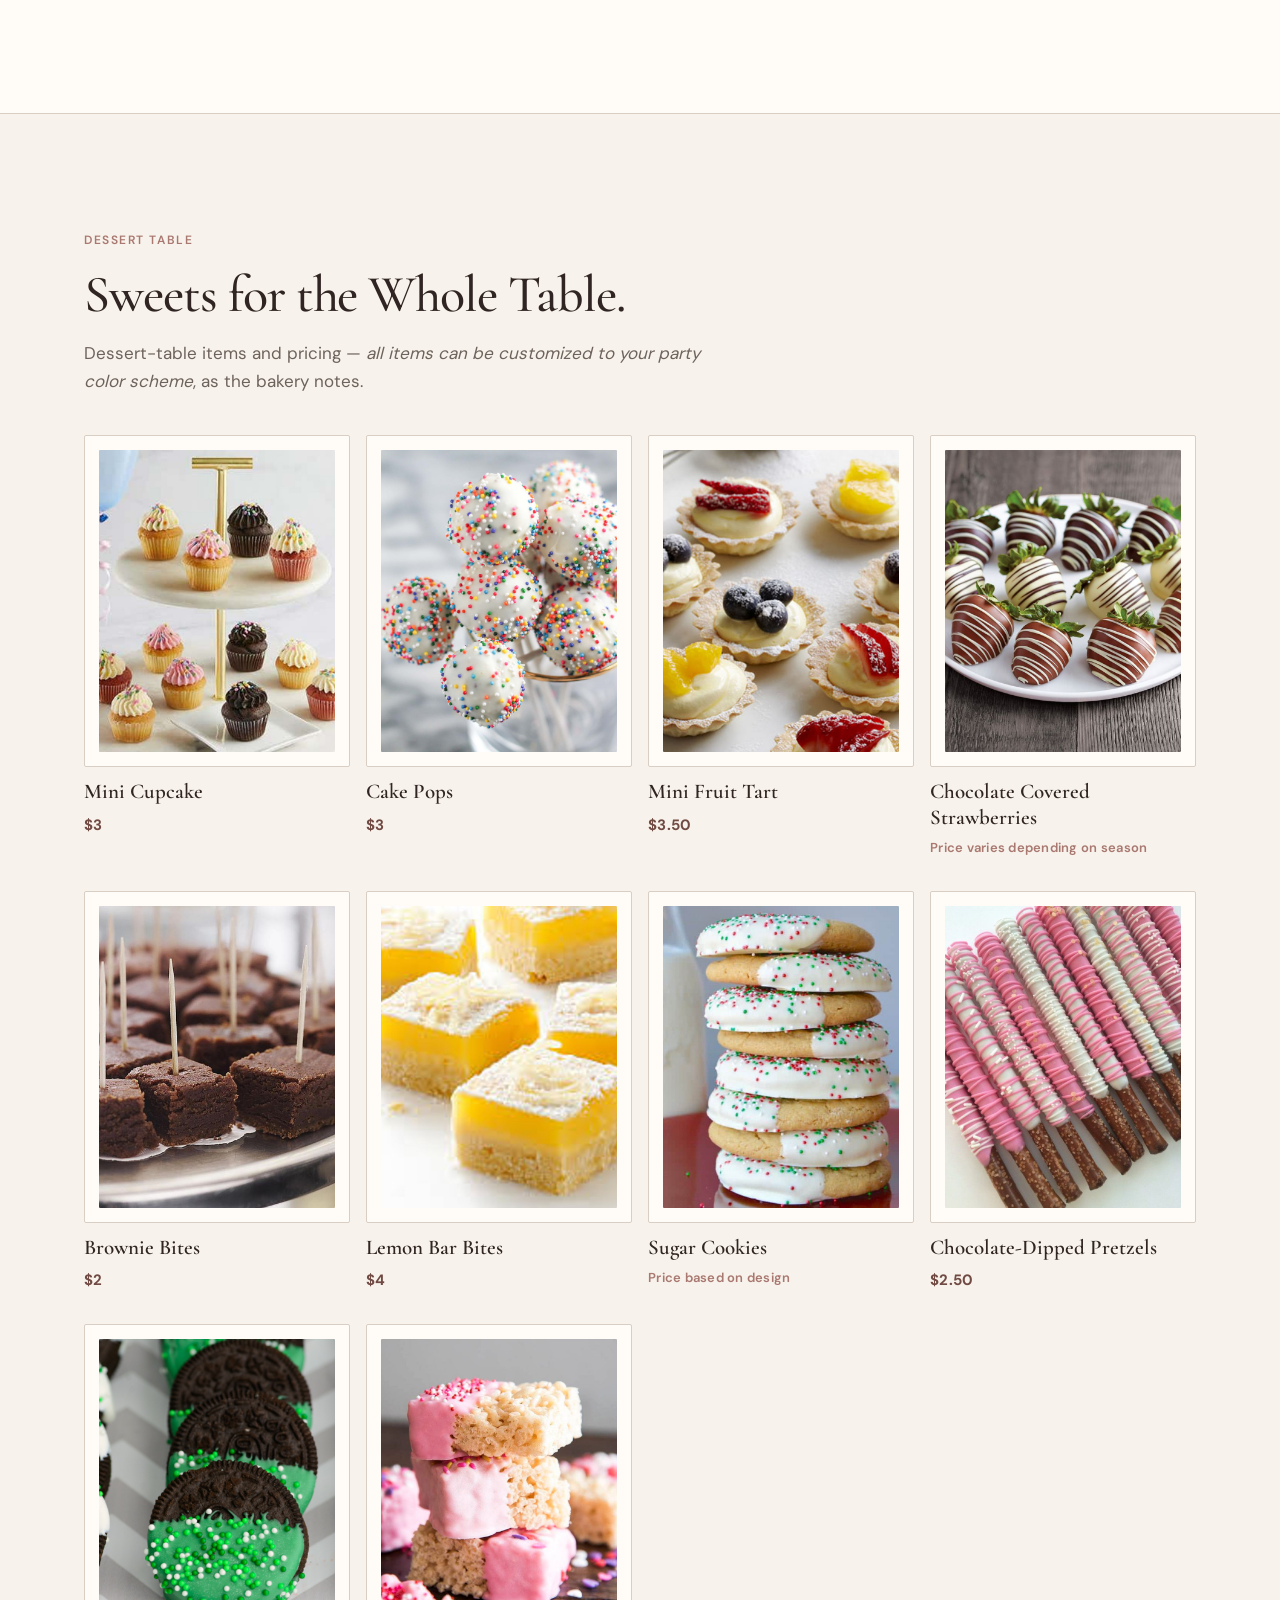
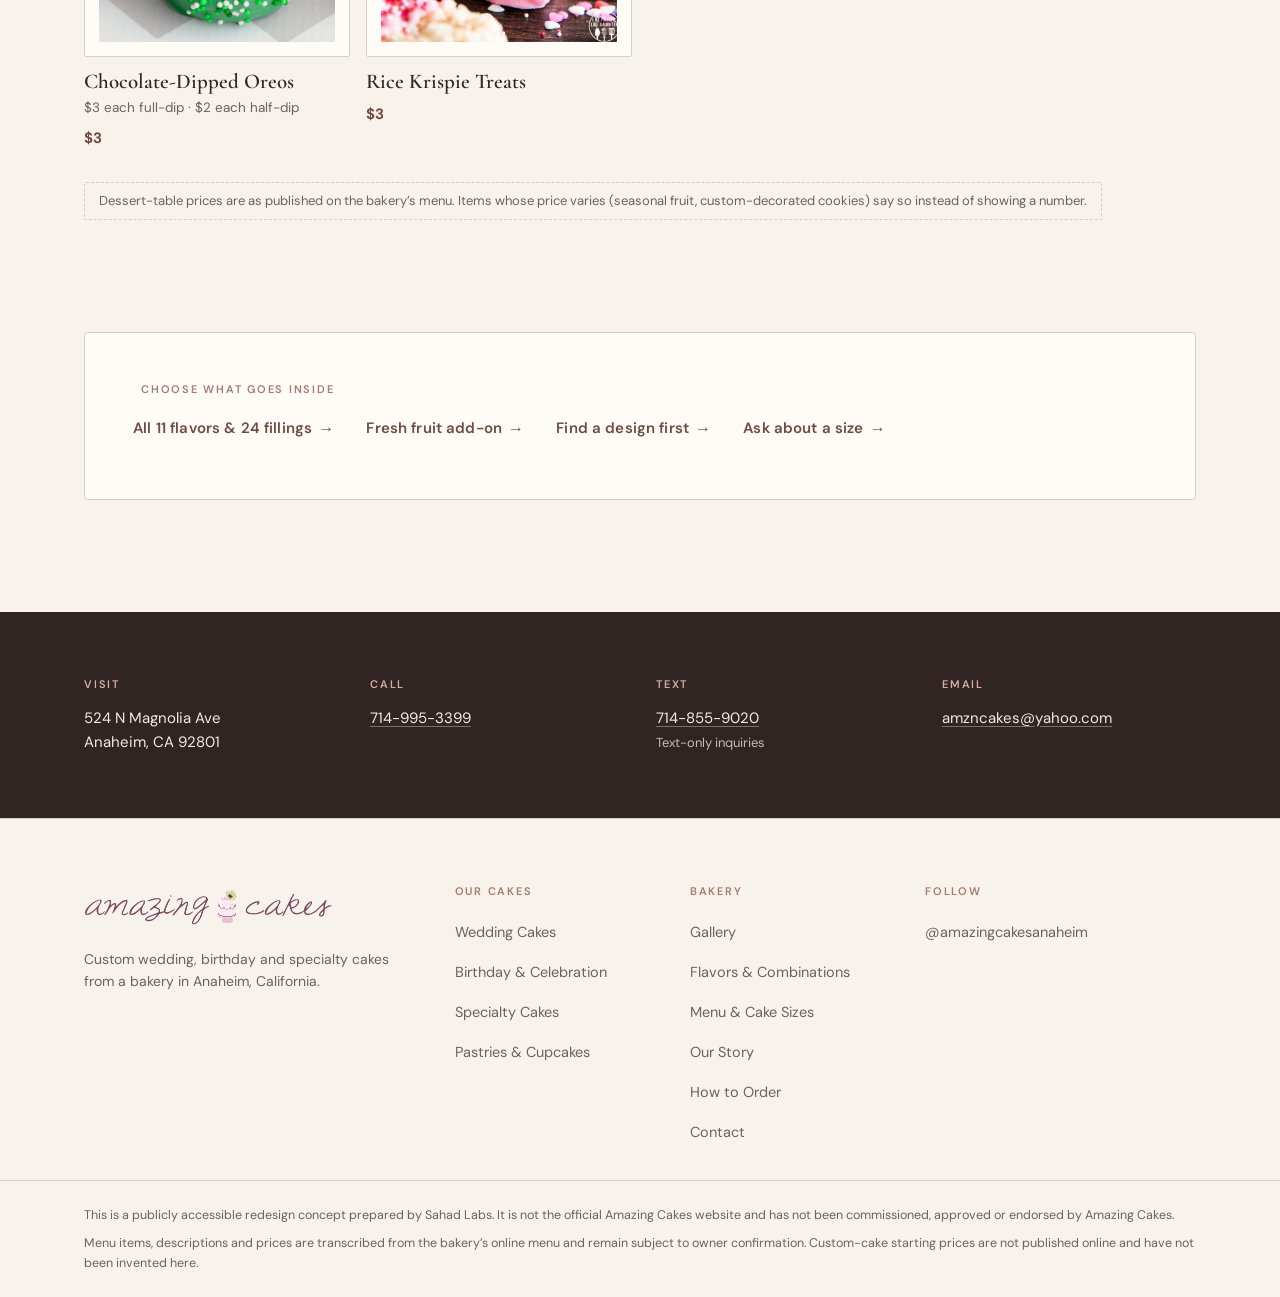
<file: menu.html>
<!DOCTYPE html>
<html lang="en" class="no-js">
<head>
  <meta charset="UTF-8">
  <meta name="viewport" content="width=device-width, initial-scale=1">
  <title>Menu &amp; Cake Sizes | Amazing Cakes — Concept Preview</title>
  <meta name="description" content="The Amazing Cakes menu — cake sizes, cupcakes and dessert-table treats with published prices. Concept preview by Sahad Labs.">
  <meta property="og:type" content="website">
  <meta property="og:site_name" content="Amazing Cakes — Concept Preview by Sahad Labs">
  <meta property="og:title" content="Menu &amp; Cake Sizes | Amazing Cakes — Concept Preview">
  <meta property="og:description" content="The Amazing Cakes menu — cake sizes, cupcakes and dessert-table treats with published prices. Concept preview by Sahad Labs.">
  <meta property="og:image" content="https://sahadcse.github.io/amazing-cakes-concept/assets/img/hero-cake.jpg">
  <meta property="og:image:width" content="1280">
  <meta property="og:image:height" content="1600">
  <meta name="twitter:card" content="summary_large_image">
  <meta name="robots" content="noindex, nofollow">
  <link rel="stylesheet" href="assets/css/styles.css">
  <link rel="icon" href="data:image/svg+xml,%3Csvg xmlns='http://www.w3.org/2000/svg' viewBox='0 0 32 32'%3E%3Crect width='32' height='32' rx='6' fill='%23F7F2EB'/%3E%3Cpath d='M8 22h16v3H8zM9 15h14v5H9zM12 10h8v3h-8z' fill='%23A97870'/%3E%3C/svg%3E">
  <script>document.documentElement.classList.replace("no-js", "js");</script>
</head>
<body id="top">

  <a class="skip-link" href="#main">Skip to content</a>

  <p class="concept-ribbon">
    <strong>Design concept preview</strong> by Sahad Labs — an unofficial proposal, not commissioned by or affiliated with Amazing Cakes.
  </p>

  <header class="site-header" data-header>
    <div class="container header-inner">
      <a class="brand" href="index.html" aria-label="Amazing Cakes — home">
        <img class="brand-logo" src="assets/img/logo.png" alt="Amazing Cakes" width="497" height="72">
      </a>
      <button class="nav-burger" type="button" aria-expanded="false" aria-controls="primary-nav" data-nav-toggle>
        <span class="bars" aria-hidden="true"></span>
        <span class="sr-only">Menu</span>
      </button>
      <nav class="primary-nav" id="primary-nav" aria-label="Primary">
        <ul>
          <li><a href="index.html">Home</a></li>
          <li class="has-sub">
            <button class="nav-toggle" type="button" aria-expanded="false" aria-controls="submenu-cakes">
              Our Cakes <span class="caret" aria-hidden="true"></span>
            </button>
            <ul class="submenu" id="submenu-cakes">
              <li><a href="gallery.html?cat=wedding">Wedding Cakes</a></li>
              <li><a href="gallery.html?cat=birthday">Birthday &amp; Celebration Cakes</a></li>
              <li><a href="gallery.html?cat=specialty">Specialty Cakes</a></li>
              <li><a href="gallery.html?cat=pastries">Pastries &amp; Cupcakes</a></li>
                </ul>
          </li>
          <li><a href="gallery.html">Gallery</a></li>
          <li><a href="menu.html" aria-current="page">Menu</a></li>
          <li><a href="menu-1.html">Flavors</a></li>
          <li><a href="about-us.html">Our Story</a></li>
          <li><a href="contact.html">Contact</a></li>
        </ul>
        <div class="mobile-cta">
          <a class="btn btn--primary" href="contact.html">Start a Custom Inquiry</a>
        </div>
      </nav>
      <a class="btn btn--primary header-cta" href="contact.html">Start a Custom Inquiry</a>
    </div>
  </header>

  <main id="main">

    <section class="page-hero">
      <div class="container">
        <p class="eyebrow">Menu &amp; Cake Sizes</p>
        <h1>The Menu, as the Bakery Publishes&nbsp;It.</h1>
        <p class="lede">Three sections, exactly as listed on the bakery&rsquo;s website — <em>our cakes</em> (six sizes, two frostings), <em>our cupcakes</em> and the <em>dessert table</em>. Cupcake and dessert-table prices are shown as published. Custom-cake sizes are quoted individually: starting prices are not published online, so each size below links to an inquiry.</p>
      </div>
    </section>

    <!-- OUR CAKES — six sizes, two frostings -->
    <section class="section" id="our-cakes" aria-labelledby="cakes-title">
      <div class="container">
        <div class="section-head">
          <p class="eyebrow">Our Cakes</p>
          <h2 class="h2" id="cakes-title">Six Sizes, Two&nbsp;Frostings.</h2>
          <p class="section-intro">Round cakes in whip cream or buttercream. Serving counts are approximate guides. Prices for custom cakes are not published online — the bakery quotes each design individually.</p>
        </div>

        <figure class="menu-quote reveal">
          <blockquote>&ldquo;Though our online selection is limited, we have endless possibilities in store — come visit or call us!&rdquo;</blockquote>
          <figcaption>— as published on the bakery&rsquo;s menu</figcaption>
        </figure>

        <div class="size-products">
          <article class="size-product reveal">
            <div class="frame"><img src="assets/img/menu/size-6in.jpg" alt="Round white cake on a silver board — the bakery's 6-inch example" width="800" height="1000" loading="lazy"></div>
            <h3>6 inch round</h3>
            <ul class="serving-lines">
              <li><span>Whip Cream</span><span class="dots" aria-hidden="true"></span><span>approx. 6–8 servings</span></li>
              <li><span>Buttercream</span><span class="dots" aria-hidden="true"></span><span>approx. 6–8 servings</span></li>
            </ul>
            <a class="text-link" href="contact.html">Contact for pricing</a>
          </article>

          <article class="size-product reveal">
            <div class="frame"><img src="assets/img/menu/size-8in.jpg" alt="Round white cake on a silver board — the bakery's 8-inch example" width="800" height="1000" loading="lazy"></div>
            <h3>8 inch round</h3>
            <ul class="serving-lines">
              <li><span>Whip Cream</span><span class="dots" aria-hidden="true"></span><span>approx. 12 servings</span></li>
              <li><span>Buttercream</span><span class="dots" aria-hidden="true"></span><span>approx. 10–12 servings</span></li>
            </ul>
            <a class="text-link" href="contact.html">Contact for pricing</a>
          </article>

          <article class="size-product reveal">
            <div class="frame"><img src="assets/img/menu/size-10in.jpg" alt="Round white cake on a silver board — the bakery's 10-inch example" width="800" height="1000" loading="lazy"></div>
            <h3>10 inch round</h3>
            <ul class="serving-lines">
              <li><span>Whip Cream</span><span class="dots" aria-hidden="true"></span><span>approx. 20 servings</span></li>
              <li><span>Buttercream</span><span class="dots" aria-hidden="true"></span><span>approx. 20 servings</span></li>
            </ul>
            <a class="text-link" href="contact.html">Contact for pricing</a>
          </article>
        </div>

        <details class="table-details">
          <summary>View the same sizes as a table</summary>
          <div style="overflow-x:auto">
            <table class="size-table">
              <caption>Serving counts are approximate guides — confirm at inquiry.</caption>
              <thead>
                <tr><th scope="col">Cake size</th><th scope="col">Frosting</th><th scope="col">Approx. servings</th></tr>
              </thead>
              <tbody>
                <tr><td>6 inch</td><td>Whip Cream</td><td>6–8</td></tr>
                <tr><td>6 inch</td><td>Buttercream</td><td>6–8</td></tr>
                <tr><td>8 inch</td><td>Whip Cream</td><td>12</td></tr>
                <tr><td>8 inch</td><td>Buttercream</td><td>10–12</td></tr>
                <tr><td>10 inch</td><td>Whip Cream</td><td>20</td></tr>
                <tr><td>10 inch</td><td>Buttercream</td><td>20</td></tr>
              </tbody>
            </table>
          </div>
        </details>

        <p class="prose-note prose-note--tag" style="margin-top:var(--sp-5)">Why no prices here? The original site&rsquo;s &ldquo;Starting Prices&rdquo; section shows a decorative graphic only — no figures are published. Per good practice, sizes link to an inquiry instead of invented numbers. Prices will be added only when the owner supplies them.</p>
      </div>
    </section>

    <!-- OUR CUPCAKES -->
    <section class="section gallery-section" id="our-cupcakes" aria-labelledby="cupcakes-title">
      <div class="container">
        <div class="section-head">
          <p class="eyebrow">Our Cupcakes</p>
          <h2 class="h2" id="cupcakes-title">Eight Pairings, Fresh From the&nbsp;Case.</h2>
          <p class="section-intro">Every cupcake on the bakery&rsquo;s menu pairs a cake with a filling — names, descriptions and prices exactly as published, <strong>$3.50 each</strong>.</p>
        </div>
        <div class="menu-grid" data-render="cupcakes"></div>
        <noscript><p class="prose-note">JavaScript is off — open the bakery&rsquo;s menu or contact the bakery for the cupcake list.</p></noscript>
      </div>
    </section>

    <!-- DESSERT TABLE -->
    <section class="section" id="dessert-table" aria-labelledby="dessert-title">
      <div class="container">
        <div class="section-head">
          <p class="eyebrow">Dessert Table</p>
          <h2 class="h2" id="dessert-title">Sweets for the Whole&nbsp;Table.</h2>
          <p class="section-intro">Dessert-table items and pricing — <em>all items can be customized to your party color scheme</em>, as the bakery notes.</p>
        </div>
        <div class="menu-grid menu-grid--small" data-render="desserts"></div>
        <noscript><p class="prose-note">JavaScript is off — open the bakery&rsquo;s menu or contact the bakery for the dessert-table list.</p></noscript>

        <p class="prose-note prose-note--tag" style="margin-top:var(--sp-6)">Dessert-table prices are as published on the bakery&rsquo;s menu. Items whose price varies (seasonal fruit, custom-decorated cookies) say so instead of showing a number.</p>
      </div>
    </section>

    <!-- Cross-links -->
    <section class="section" style="padding-top:0" aria-label="Continue">
      <div class="container">
        <div class="panel">
          <h3 class="form-heading">Choose what goes inside</h3>
          <div class="cross-links" style="margin-top:var(--sp-2)">
            <a class="text-link" href="menu-1.html">All 11 flavors &amp; 24 fillings</a>
            <a class="text-link" href="menu-1.html#fruit">Fresh fruit add-on</a>
            <a class="text-link" href="gallery.html">Find a design first</a>
            <a class="text-link" href="contact.html">Ask about a size</a>
          </div>
        </div>
      </div>
    </section>

  </main>

  <section class="contact-strip" aria-label="Contact details">
    <div class="container contact-grid">
      <div class="contact-item">
        <h3>Visit</h3>
        <address>524 N Magnolia Ave<br>Anaheim, CA 92801</address>
      </div>
      <div class="contact-item">
        <h3>Call</h3>
        <p><a href="tel:+17149953399">714-995-3399</a></p>
      </div>
      <div class="contact-item">
        <h3>Text</h3>
        <p><a href="sms:+17148559020">714-855-9020</a><br><span style="font-size:13px;color:rgba(255,252,248,.7)">Text-only inquiries</span></p>
      </div>
      <div class="contact-item">
        <h3>Email</h3>
        <p><a href="mailto:amzncakes@yahoo.com">amzncakes@yahoo.com</a></p>
      </div>
    </div>
  </section>

  <footer class="site-footer">
    <h2 class="sr-only">Site footer</h2>
    <div class="container footer-grid">
      <div class="footer-col">
        <a class="brand" href="index.html" aria-label="Amazing Cakes — home">
          <img class="brand-logo" src="assets/img/logo.png" alt="Amazing Cakes" width="497" height="72" loading="lazy">
        </a>
        <p class="footer-blurb">Custom wedding, birthday and specialty cakes from a bakery in Anaheim, California.</p>
      </div>
      <nav class="footer-col" aria-label="Cake collections">
        <h3>Our Cakes</h3>
        <ul>
          <li><a href="gallery.html?cat=wedding">Wedding Cakes</a></li>
          <li><a href="gallery.html?cat=birthday">Birthday &amp; Celebration</a></li>
          <li><a href="gallery.html?cat=specialty">Specialty Cakes</a></li>
          <li><a href="gallery.html?cat=pastries">Pastries &amp; Cupcakes</a></li>
        </ul>
      </nav>
      <nav class="footer-col" aria-label="Bakery information">
        <h3>Bakery</h3>
        <ul>
          <li><a href="gallery.html">Gallery</a></li>
          <li><a href="menu-1.html">Flavors &amp; Combinations</a></li>
          <li><a href="menu.html">Menu &amp; Cake Sizes</a></li>
          <li><a href="about-us.html">Our Story</a></li>
          <li><a href="index.html#order">How to Order</a></li>
          <li><a href="contact.html">Contact</a></li>
        </ul>
      </nav>
      <div class="footer-col">
        <h3>Follow</h3>
        <ul>
          <li><a href="https://www.instagram.com/amazingcakesanaheim" target="_blank" rel="noopener">@amazingcakesanaheim</a></li>
        </ul>
      </div>
    </div>
    <div class="footer-legal">
      <div class="container">
        <p>This is a publicly accessible redesign concept prepared by Sahad Labs. It is not the official Amazing Cakes website and has not been commissioned, approved or endorsed by Amazing Cakes.</p>
        <p>Menu items, descriptions and prices are transcribed from the bakery&rsquo;s online menu and remain subject to owner confirmation. Custom-cake starting prices are not published online and have not been invented here.</p>
      </div>
    </div>
  </footer>

  <a class="to-top" href="#top" aria-label="Back to top">
    <svg viewBox="0 0 24 24" width="20" height="20" aria-hidden="true" focusable="false"><path d="M12 19V5M5 12l7-7 7 7" fill="none" stroke="currentColor" stroke-width="2" stroke-linecap="round" stroke-linejoin="round"/></svg>
  </a>



  <script src="assets/js/data.js" defer></script>
  <script src="assets/js/script.js" defer></script>
</body>
</html>
</file>
<file: assets/css/styles.css>
/* ==========================================================================
   Amazing Cakes — Homepage Concept Preview
   Concept: Warm Editorial Patisserie · prepared by Sahad Labs
   Unofficial prospective-client concept. Not a live Amazing Cakes website.

   Contents
   --------
   1.  Design tokens
   2.  Fonts (@font-face, self-hosted, latin subset)
   3.  Reset & base
   4.  Utilities (container, eyebrow, section heads, buttons)
   5.  Concept ribbon & header / navigation
   6.  Hero
   7.  Categories ("Explore our cakes")
   8.  Gallery preview
   9.  About
   10. Flavors & menu
   11. How to order
   12. Final CTA band + contact + footer
   13. Toast (planned-page notice)
   14. Reveal motion & reduced-motion handling
   15. Responsive breakpoints
   ========================================================================== */

/* 1. Design tokens
   -------------------------------------------------------------------------- */
:root {
  /* Provisional palette — to be finalised after inspection of the original
     logo and full-resolution photography (per creative brief §B). */
  --ivory:        #F7F2EB;  /* main page background            */
  --beige:        #E8DCD0;  /* alternating section surfaces    */
  --rose:         #A97870;  /* small accents, eyebrow labels   */
  --rose-light:   #D8ACA2;  /* eyebrow labels on dark surfaces (contrast-safe) */
  --cocoa:        #704A43;  /* primary action color            */
  --cocoa-deep:   #5D3B35;  /* hover state for primary actions */
  --espresso:     #302522;  /* headings, high-contrast text    */
  --warm-white:   #FFFCF8;  /* cards, image frames, surfaces   */
  --border:       #D9CEC4;  /* fine dividers, card outlines    */
  --text-2:       #6D625C;  /* supporting text, captions       */

  /* Spacing scale (brief §B): 4, 8, 12, 16, 24, 32, 48, 64, 88, 112 */
  --sp-1: 4px;  --sp-2: 8px;   --sp-3: 12px; --sp-4: 16px;
  --sp-5: 24px; --sp-6: 32px;  --sp-7: 48px; --sp-8: 64px;
  --sp-9: 88px; --sp-10: 112px;

  --content-max: 1240px;
  --gutter: clamp(20px, 5vw, 64px);
  --radius: 4px;          /* buttons/cards stay 0–4px per brief */
  --radius-frame: 2px;
  --section-y: clamp(64px, 9vw, 112px);

  --font-display: "Cormorant Garamond", "Times New Roman", Georgia, serif;
  --font-ui: "DM Sans", "Segoe UI", Arial, sans-serif;

  --shadow-hairline: 0 1px 0 rgba(48, 37, 34, 0.04);
}

/* 2. Fonts — self-hosted, variable, latin subset (≈98 KB total)
   -------------------------------------------------------------------------- */
@font-face {
  font-family: "Cormorant Garamond";
  font-style: normal;
  font-weight: 300 700;
  font-display: swap;
  src: url("../fonts/cormorant-garamond-latin.woff2") format("woff2");
}
@font-face {
  font-family: "Cormorant Garamond";
  font-style: italic;
  font-weight: 300 700;
  font-display: swap;
  src: url("../fonts/cormorant-garamond-italic-latin.woff2") format("woff2");
}
@font-face {
  font-family: "DM Sans";
  font-style: normal;
  font-weight: 100 1000;
  font-display: swap;
  src: url("../fonts/dm-sans-latin.woff2") format("woff2");
}

/* 3. Reset & base
   -------------------------------------------------------------------------- */
*,
*::before,
*::after { box-sizing: border-box; }

html {
  scroll-behavior: smooth;
  /* keep sticky header from covering anchor targets */
  scroll-padding-top: 96px;
}

body {
  margin: 0;
  background: var(--ivory);
  color: var(--espresso);
  font-family: var(--font-ui);
  font-size: 16px;
  font-weight: 400;
  line-height: 1.6;
  -webkit-font-smoothing: antialiased;
  text-rendering: optimizeLegibility;
}

img {
  display: block;
  max-width: 100%;
  height: auto;
}

h1, h2, h3, h4, p, ul, ol, figure { margin: 0; }
ul, ol { padding: 0; list-style: none; }

a {
  color: inherit;
  text-decoration: none;
}

button {
  font: inherit;
  color: inherit;
  background: none;
  border: 0;
  padding: 0;
  cursor: pointer;
}

:focus-visible {
  outline: 2px solid var(--cocoa);
  outline-offset: 3px;
  border-radius: 2px;
}

::selection { background: rgba(169, 120, 112, 0.25); }

/* Skip link — visible on keyboard focus only */
.skip-link {
  position: fixed;
  top: -60px;
  left: 16px;
  z-index: 200;
  background: var(--espresso);
  color: var(--warm-white);
  font-size: 14px;
  font-weight: 600;
  padding: 12px 18px;
  border-radius: var(--radius);
  transition: top 160ms ease;
}
.skip-link:focus { top: 16px; }

/* Visually hidden (screen-reader only) */
.sr-only {
  position: absolute;
  width: 1px;
  height: 1px;
  padding: 0;
  margin: -1px;
  overflow: hidden;
  clip: rect(0 0 0 0);
  white-space: nowrap;
  border: 0;
}

/* 4. Utilities
   -------------------------------------------------------------------------- */
.container {
  width: 100%;
  max-width: var(--content-max);
  margin-inline: auto;
  padding-inline: var(--gutter);
}

.section { padding-block: var(--section-y); }

/* Eyebrow / overline labels */
.eyebrow {
  display: inline-block;
  font-size: 12px;
  font-weight: 600;
  letter-spacing: 0.13em;
  text-transform: uppercase;
  color: var(--rose);
  margin-bottom: var(--sp-4);
}

/* Section headings */
.section-head { max-width: 640px; }
.section-head--center { margin-inline: auto; text-align: center; }

.h2 {
  font-family: var(--font-display);
  font-weight: 500;
  font-size: clamp(34px, 4.2vw, 52px);
  line-height: 1.08;
  letter-spacing: -0.02em;
  color: var(--espresso);
}
.h2 em {
  font-style: italic;
  font-weight: 500;
  color: var(--cocoa);
}

.section-intro {
  margin-top: var(--sp-4);
  font-size: 17px;
  line-height: 1.65;
  color: var(--text-2);
  max-width: 56ch;
}
.section-head--center .section-intro { margin-inline: auto; }

/* Buttons — compact rectangular, 4px radius, 44px+ tap target */
.btn {
  display: inline-flex;
  align-items: center;
  justify-content: center;
  gap: var(--sp-2);
  min-height: 48px;
  padding: 12px 24px;
  border-radius: var(--radius);
  border: 1px solid transparent;
  font-family: var(--font-ui);
  font-size: 15px;
  font-weight: 600;
  letter-spacing: 0.01em;
  line-height: 1;
  text-align: center;
  transition: background-color 160ms ease, border-color 160ms ease,
              color 160ms ease, transform 160ms ease;
}
.btn:active { transform: translateY(1px); }

.btn--primary {
  background: var(--cocoa);
  color: var(--warm-white);
}
.btn--primary:hover { background: var(--cocoa-deep); }

.btn--secondary {
  background: transparent;
  border-color: var(--cocoa);
  color: var(--cocoa);
}
.btn--secondary:hover { background: rgba(112, 74, 67, 0.08); }

.btn--on-dark {
  background: var(--warm-white);
  color: var(--espresso);
}
.btn--on-dark:hover { background: #F1E9E0; }

.btn--outline-on-dark {
  background: transparent;
  border-color: rgba(255, 252, 248, 0.55);
  color: var(--warm-white);
}
.btn--outline-on-dark:hover {
  border-color: var(--warm-white);
  background: rgba(255, 252, 248, 0.08);
}

/* Text links with arrow */
.text-link {
  display: inline-flex;
  align-items: center;
  gap: 6px;
  min-height: 44px;
  font-size: 15px;
  font-weight: 600;
  letter-spacing: 0.01em;
  color: var(--cocoa);
  border-bottom: 1px solid transparent;
  transition: color 160ms ease, border-color 160ms ease;
}
.text-link::after {
  content: "\2192"; /* → */
  font-size: 16px;
  transition: transform 160ms ease;
}
.text-link:hover { color: var(--espresso); border-color: currentColor; }
.text-link:hover::after { transform: translateX(3px); }

/* Framed photography — warm-white mat + hairline border (editorial gallery feel) */
.frame {
  background: var(--warm-white);
  border: 1px solid var(--border);
  padding: clamp(8px, 1.2vw, 14px);
  border-radius: var(--radius-frame);
}
.frame img {
  width: 100%;
  height: 100%;
  object-fit: cover;
  border-radius: 1px;
}

/* 5. Concept ribbon & header / navigation
   -------------------------------------------------------------------------- */
.concept-ribbon {
  background: var(--espresso);
  color: rgba(255, 252, 248, 0.92);
  font-size: 12px;
  line-height: 1.4;
  letter-spacing: 0.02em;
  text-align: center;
  padding: 8px var(--gutter);
}
.concept-ribbon strong { font-weight: 600; color: var(--warm-white); }

.site-header {
  position: sticky;
  top: 0;
  z-index: 50;
  background: var(--ivory);
  border-bottom: 1px solid transparent;
  transition: border-color 200ms ease, box-shadow 200ms ease;
}
.site-header.is-scrolled {
  border-bottom-color: var(--border);
  box-shadow: var(--shadow-hairline);
}

.header-inner {
  display: flex;
  align-items: center;
  justify-content: space-between;
  gap: var(--sp-5);
  min-height: 84px;
}

/* Wordmark — original Amazing Cakes logo asset, used unchanged */
.brand {
  display: inline-flex;
  align-items: center;
  padding: 6px 0;
}
.brand-logo {
  height: 36px; /* native 497×72 → crisp at 2× DPR */
  width: auto;
}
.brand-name {
  font-family: var(--font-display);
  font-weight: 600;
  font-size: 27px;
  line-height: 1;
  letter-spacing: 0.005em;
  color: var(--espresso);
  white-space: nowrap;
}
.brand-sub {
  font-size: 10.5px;
  font-weight: 600;
  letter-spacing: 0.22em;
  text-transform: uppercase;
  color: var(--rose);
}

/* Desktop nav — scoped to the top-level list: the submenu <ul> must not
   inherit flex display (it would defeat the mobile fold and lay items out
   in a row) */
.primary-nav > ul {
  display: flex;
  align-items: center;
  gap: clamp(18px, 2.2vw, 34px);
}
.primary-nav > ul > li { flex-shrink: 0; } /* items keep natural width — labels never wrap vertically */
.primary-nav a,
.primary-nav .nav-toggle {
  display: inline-flex;
  align-items: center;
  gap: 6px;
  min-height: 44px;
  font-size: 14px;
  font-weight: 500;
  letter-spacing: 0.01em;
  color: var(--espresso);
  border-bottom: 2px solid transparent;
  padding: 4px 2px;
  white-space: nowrap;
  transition: color 160ms ease, border-color 160ms ease;
}
.primary-nav a:hover,
.primary-nav .nav-toggle:hover {
  color: var(--cocoa);
  border-bottom-color: var(--rose);
}

/* Dropdown — Our Cakes */
.has-sub { position: relative; }
.nav-toggle .caret {
  width: 9px;
  height: 9px;
  border-right: 1.5px solid currentColor;
  border-bottom: 1.5px solid currentColor;
  transform: translateY(-2px) rotate(45deg);
  transition: transform 160ms ease;
}
.nav-toggle[aria-expanded="true"] .caret { transform: translateY(0) rotate(-135deg); }

.submenu {
  position: absolute;
  display: block;
  top: calc(100% + 6px);
  left: 50%;
  translate: -50% 0;
  min-width: 250px;
  background: var(--warm-white);
  border: 1px solid var(--border);
  border-radius: var(--radius);
  padding: var(--sp-2);
  opacity: 0;
  visibility: hidden;
  transform: translateY(-4px);
  transition: opacity 160ms ease, transform 160ms ease, visibility 160ms;
  box-shadow: 0 12px 32px rgba(48, 37, 34, 0.10);
}
.has-sub.is-open .submenu,
.has-sub:hover .submenu,
.has-sub:focus-within .submenu {
  opacity: 1;
  visibility: visible;
  transform: translateY(0);
}
.submenu a {
  display: block;
  min-height: 44px;
  padding: 10px 14px;
  border-bottom: 0 !important;
  border-radius: 2px;
  font-size: 14px;
}
.submenu a:hover {
  background: var(--ivory);
  color: var(--cocoa);
}

/* Header CTA */
.header-cta { flex-shrink: 0; }
/* seven nav items + wordmark need room: hide the CTA on narrow desktop,
   where the inquiry path stays reachable via the menu panel */
@media (max-width: 1200px) {
  .header-cta { display: none; }
}

/* Mobile menu button */
.nav-burger {
  display: none;
  width: 48px;
  height: 48px;
  align-items: center;
  justify-content: center;
  border-radius: var(--radius);
}
.nav-burger .bars {
  position: relative;
  width: 22px;
  height: 2px;
  background: var(--espresso);
  transition: background 160ms ease;
}
.nav-burger .bars::before,
.nav-burger .bars::after {
  content: "";
  position: absolute;
  left: 0;
  width: 22px;
  height: 2px;
  background: var(--espresso);
  transition: transform 200ms ease, top 200ms ease;
}
.nav-burger .bars::before { top: -7px; }
.nav-burger .bars::after  { top: 7px; }
.nav-burger[aria-expanded="true"] .bars { background: transparent; }
.nav-burger[aria-expanded="true"] .bars::before { top: 0; transform: rotate(45deg); }
.nav-burger[aria-expanded="true"] .bars::after  { top: 0; transform: rotate(-45deg); }

/* 6. Hero
   -------------------------------------------------------------------------- */
.hero {
  padding-block: clamp(40px, 6vw, 88px) clamp(56px, 8vw, 104px);
  overflow: hidden;
}
.hero-grid {
  display: grid;
  grid-template-columns: minmax(0, 5fr) minmax(0, 6fr);
  grid-template-rows: auto auto;
  column-gap: clamp(32px, 5vw, 72px);
  row-gap: var(--sp-6);
  align-items: start;
}
.hero-copy { grid-column: 1; grid-row: 1; }
.hero-copy-lede {
  margin-top: var(--sp-5);
  font-size: clamp(16px, 1.25vw, 18px);
  line-height: 1.65;
  color: var(--text-2);
  max-width: 46ch;
}
.hero-figure { grid-column: 2; grid-row: 1 / span 2; position: relative; }
.hero-cta-wrap { grid-column: 1; grid-row: 2; align-self: end; }

.hero h1 {
  font-family: var(--font-display);
  font-weight: 500;
  font-size: clamp(42px, 5.4vw, 72px);
  line-height: 1.02;
  letter-spacing: -0.03em;
  max-width: 12ch;
}
.hero-actions {
  display: flex;
  flex-wrap: wrap;
  gap: var(--sp-4);
}
.hero-note {
  margin-top: var(--sp-5);
  font-size: 13px;
  color: var(--text-2);
  display: flex;
  align-items: center;
  gap: 10px;
}
.hero-note::before {
  content: "";
  width: 28px;
  height: 1px;
  background: var(--rose);
  flex-shrink: 0;
}

.hero-figure .frame { aspect-ratio: 4 / 5; } /* asset is native 4:5 — no crop */
/* quiet decorative offset line, no gradients */
.hero-figure::after {
  content: "";
  position: absolute;
  inset: 18px -14px -14px 18px;
  border: 1px solid var(--border);
  border-radius: var(--radius-frame);
  z-index: -1;
}

/* 7. Categories
   -------------------------------------------------------------------------- */
.cat-grid {
  margin-top: clamp(32px, 5vw, 56px);
  display: grid;
  grid-template-columns: repeat(4, minmax(0, 1fr));
  gap: clamp(20px, 2.6vw, 32px);
}
.cat-card {
  display: flex;
  flex-direction: column;
}
.cat-card .frame {
  aspect-ratio: 4 / 5;
  transition: border-color 200ms ease;
}
.cat-card:hover .frame { border-color: var(--rose); }
.cat-card h3 {
  margin-top: var(--sp-4);
  font-family: var(--font-display);
  font-weight: 500;
  font-size: clamp(23px, 2vw, 28px);
  line-height: 1.15;
  letter-spacing: -0.01em;
}
.cat-card p {
  margin-top: var(--sp-2);
  font-size: 15px;
  line-height: 1.55;
  color: var(--text-2);
}
.cat-card .text-link { margin-top: var(--sp-3); }

/* 8. Gallery preview
   -------------------------------------------------------------------------- */
.gallery-section {
  background: var(--warm-white);
  border-block: 1px solid var(--border);
}
.gallery-grid {
  margin-top: clamp(32px, 5vw, 56px);
  display: grid;
  grid-template-columns: repeat(12, minmax(0, 1fr));
  grid-template-rows: repeat(2, auto);
  gap: clamp(16px, 2.2vw, 28px);
}
.gallery-item { position: relative; }
.gallery-item .frame {
  height: 100%;
  transition: border-color 200ms ease;
}
.gallery-item:hover .frame { border-color: var(--rose); }
.gallery-anchor {
  grid-column: 1 / span 7;
  grid-row: 1 / span 2;
}
.gallery-anchor .frame { aspect-ratio: 4 / 5; height: auto; }
.gallery-anchor img { object-position: 50% 38%; }
.gallery-side-a { grid-column: 8 / span 5; }
.gallery-side-b { grid-column: 8 / span 5; }
.gallery-side-a .frame,
.gallery-side-b .frame { aspect-ratio: 3 / 2; height: auto; }

.gallery-caption {
  margin-top: var(--sp-2);
  font-size: 12.5px;
  letter-spacing: 0.02em;
  color: var(--text-2);
}
.gallery-caption .tag {
  display: inline-block;
  font-size: 10.5px;
  font-weight: 600;
  letter-spacing: 0.14em;
  text-transform: uppercase;
  color: var(--rose);
  margin-right: 8px;
}
.gallery-foot {
  margin-top: clamp(28px, 4vw, 44px);
  display: flex;
  justify-content: center;
}

/* 9. About
   -------------------------------------------------------------------------- */
.about-section { background: var(--beige); }
.about-grid {
  display: grid;
  grid-template-columns: minmax(0, 5fr) minmax(0, 6fr);
  grid-template-rows: auto auto;
  column-gap: clamp(32px, 5vw, 72px);
  row-gap: var(--sp-5);
  align-items: start;
}
.about-copy { grid-column: 1; grid-row: 1; }
.about-figure { grid-column: 2; grid-row: 1 / span 2; }
.about-cta { grid-column: 1; grid-row: 2; align-self: start; }
.about-copy p {
  margin-top: var(--sp-4);
  font-size: 17px;
  line-height: 1.7;
  color: var(--text-2);
  max-width: 52ch;
}
.about-figure .frame { aspect-ratio: 4 / 5; }
.about-figure img { object-position: 50% 45%; }

/* 10. Flavors & menu
   -------------------------------------------------------------------------- */
.flavors-panel {
  background: var(--warm-white);
  border: 1px solid var(--border);
  border-radius: var(--radius);
  padding: clamp(24px, 4vw, 48px);
}
.flavors-grid {
  display: grid;
  grid-template-columns: minmax(0, 5fr) minmax(0, 7fr);
  gap: clamp(32px, 5vw, 72px);
  align-items: start;
}

/* Tabs */
.tabs {
  margin-top: var(--sp-2);
  display: flex;
  gap: var(--sp-2);
  border-bottom: 1px solid var(--border);
  flex-wrap: wrap;
}
.tab {
  min-height: 44px;
  padding: 10px 16px;
  font-size: 14px;
  font-weight: 600;
  letter-spacing: 0.01em;
  color: var(--text-2);
  border-bottom: 2px solid transparent;
  margin-bottom: -1px;
  transition: color 160ms ease, border-color 160ms ease;
}
.tab:hover { color: var(--espresso); }
.tab[aria-selected="true"] {
  color: var(--cocoa);
  border-bottom-color: var(--cocoa);
}

.tab-panel { padding-top: var(--sp-5); }
.tab-panel[hidden] { display: none; }

.chip-list {
  display: flex;
  flex-wrap: wrap;
  gap: var(--sp-2) var(--sp-2);
}
.chip {
  border: 1px solid var(--border);
  background: var(--ivory);
  border-radius: 2px;
  padding: 8px 14px;
  min-height: 37px;
  display: inline-flex;
  align-items: center;
  font-size: 14px;
  color: var(--espresso);
}

.fav-list { display: grid; gap: var(--sp-3); }
.fav-list li {
  display: flex;
  align-items: baseline;
  gap: var(--sp-3);
  padding-bottom: var(--sp-3);
  border-bottom: 1px solid var(--border);
  font-size: 15px;
}
.fav-list li:last-child { border-bottom: 0; padding-bottom: 0; }
.fav-cake {
  font-family: var(--font-display);
  font-size: 19px;
  font-weight: 600;
  color: var(--espresso);
  white-space: nowrap;
}
.fav-fill { color: var(--text-2); }

.menu-more { margin-top: var(--sp-5); }

.menu-note {
  margin-top: var(--sp-5);
  padding-top: var(--sp-4);
  border-top: 1px dashed var(--border);
  font-size: 12.5px;
  line-height: 1.5;
  color: var(--text-2);
}

/* 11. How to order
   -------------------------------------------------------------------------- */
.steps {
  margin-top: clamp(32px, 5vw, 56px);
  display: grid;
  grid-template-columns: repeat(3, minmax(0, 1fr));
  gap: clamp(28px, 4vw, 56px);
}
.step { border-top: 1px solid var(--border); padding-top: var(--sp-5); }
.step .step-num {
  font-family: var(--font-display);
  font-size: 44px;
  font-weight: 500;
  font-style: italic;
  line-height: 1;
  color: var(--rose);
}
.step h3 {
  margin-top: var(--sp-4);
  font-family: var(--font-display);
  font-weight: 500;
  font-size: clamp(23px, 2vw, 27px);
  line-height: 1.15;
}
.step p {
  margin-top: var(--sp-3);
  font-size: 15px;
  line-height: 1.6;
  color: var(--text-2);
  max-width: 38ch;
}
.steps-foot { margin-top: clamp(32px, 5vw, 56px); }

/* 12. Final CTA band + contact + footer
   -------------------------------------------------------------------------- */
.cta-band { background: var(--cocoa); color: var(--warm-white); }
.cta-inner {
  display: grid;
  grid-template-columns: minmax(0, 7fr) minmax(0, 5fr);
  gap: clamp(32px, 5vw, 72px);
  align-items: center;
  padding-block: clamp(56px, 8vw, 96px);
}
.cta-band .h2 { color: var(--warm-white); }
.cta-band .cta-copy {
  margin-top: var(--sp-4);
  font-size: 17px;
  line-height: 1.65;
  color: rgba(255, 252, 248, 0.85);
  max-width: 48ch;
}
.cta-actions {
  display: flex;
  flex-direction: column;
  align-items: flex-start;
  gap: var(--sp-4);
}
.cta-contact-line { font-size: 14px; color: rgba(255, 252, 248, 0.85); }
.cta-contact-line a {
  text-decoration: underline;
  text-underline-offset: 3px;
}
.cta-contact-line a:hover { color: var(--warm-white); }

.contact-strip {
  background: var(--espresso);
  color: var(--warm-white);
}
.contact-grid {
  display: grid;
  grid-template-columns: repeat(4, minmax(0, 1fr));
  gap: var(--sp-6);
  padding-block: var(--sp-8);
}
.contact-item h3 {
  font-size: 11px;
  font-weight: 600;
  letter-spacing: 0.16em;
  text-transform: uppercase;
  color: var(--rose-light);
  margin-bottom: var(--sp-3);
}
.contact-item p, .contact-item address {
  font-style: normal;
  font-size: 15px;
  line-height: 1.6;
  color: rgba(255, 252, 248, 0.92);
}
.contact-item a {
  text-decoration: underline;
  text-underline-offset: 3px;
  text-decoration-color: rgba(255, 252, 248, 0.35);
  transition: text-decoration-color 160ms ease;
}
.contact-item a:hover { text-decoration-color: var(--warm-white); }

.site-footer {
  border-top: 1px solid var(--border);
  background: var(--ivory);
}
.footer-grid {
  display: grid;
  grid-template-columns: minmax(0, 5fr) repeat(2, minmax(0, 3fr)) minmax(0, 4fr);
  gap: var(--sp-6);
  padding-block: var(--sp-8) var(--sp-6);
}
.footer-col h3 {
  font-size: 11px;
  font-weight: 600;
  letter-spacing: 0.16em;
  text-transform: uppercase;
  color: var(--rose);
  margin-bottom: var(--sp-4);
}
.footer-col ul { display: grid; gap: var(--sp-2); }
.footer-col a {
  display: inline-flex;
  align-items: center;
  min-height: 32px;
  font-size: 14.5px;
  color: var(--text-2);
  transition: color 160ms ease;
}
.footer-col a:hover { color: var(--cocoa); }
.footer-blurb {
  margin-top: var(--sp-4);
  font-size: 14px;
  line-height: 1.6;
  color: var(--text-2);
  max-width: 34ch;
}
.footer-legal {
  border-top: 1px solid var(--border);
  padding-block: var(--sp-5);
  font-size: 12.5px;
  line-height: 1.6;
  color: var(--text-2);
}
.footer-legal p + p { margin-top: var(--sp-2); }

/* 13. Toast — retired in v2: all destinations are now real pages */

/* v2 link-wrappers: cards and gallery figures are anchors */
.cat-media {
  display: block;
  color: inherit;
}
/* frame must be a block box: an inline frame around a block img splits into
   anonymous inline boxes whose white padding painted over card headings */
.cat-media .frame { display: block; transition: border-color 200ms ease; }
.cat-media:hover .frame,
.cat-media:focus-visible .frame { border-color: var(--rose); }
.cat-card { display: flex; flex-direction: column; }
.cat-card .text-link { margin-top: auto; align-self: flex-start; } /* actions align across cards */
a.gallery-item { display: block; color: inherit; }
.fav-arrow { color: var(--rose); }

/* 13b. v2 · shared page scaffolding for interior routes
   -------------------------------------------------------------------------- */
.page-hero {
  background: var(--warm-white);
  border-bottom: 1px solid var(--border);
  padding-block: clamp(40px, 6vw, 72px);
}
.page-hero h1 {
  font-family: var(--font-display);
  font-weight: 500;
  font-size: clamp(36px, 4.6vw, 56px);
  line-height: 1.05;
  letter-spacing: -0.02em;
  max-width: 16ch;
}
.page-hero .lede {
  margin-top: var(--sp-4);
  font-size: 17px;
  line-height: 1.65;
  color: var(--text-2);
  max-width: 62ch;
}
.page-hero em { font-style: italic; color: var(--cocoa); }

.prose-note {
  font-size: 13px;
  line-height: 1.55;
  color: var(--text-2);
}
.prose-note--tag {
  display: inline-block;
  padding: 8px 14px;
  border: 1px dashed var(--border);
  border-radius: var(--radius-frame);
  background: var(--ivory);
}

/* Navigation: mark the current page */
.primary-nav a[aria-current="page"] {
  color: var(--cocoa);
  border-bottom-color: var(--rose);
}
.submenu-divider {
  border: 0;
  border-top: 1px solid var(--border);
  margin: var(--sp-2) var(--sp-2);
}

/* 13c. v3 · visual menu products (cupcakes, dessert table, cake sizes)
   -------------------------------------------------------------------------- */
.menu-grid {
  margin-top: clamp(24px, 4vw, 40px);
  display: grid;
  grid-template-columns: repeat(4, minmax(0, 1fr));
  gap: var(--sp-6) var(--sp-4);
}
.menu-product { display: flex; flex-direction: column; }
.menu-product .frame { aspect-ratio: 4 / 5; transition: border-color 200ms ease; }
.menu-product:hover .frame { border-color: var(--rose); }
.mp-name {
  margin-top: var(--sp-3);
  font-family: var(--font-display);
  font-size: 21px;
  font-weight: 600;
  line-height: 1.2;
  color: var(--espresso);
}
.mp-desc {
  margin-top: var(--sp-1);
  font-size: 13.5px;
  line-height: 1.5;
  color: var(--text-2);
}
.price-tag {
  margin-top: var(--sp-2);
  font-size: 15px;
  font-weight: 700;
  letter-spacing: 0.02em;
  color: var(--cocoa);
}
.price-tag--note { font-size: 13px; font-weight: 600; color: var(--rose); }

/* Cake-size products */
.size-products {
  margin-top: clamp(24px, 4vw, 40px);
  display: grid;
  grid-template-columns: repeat(3, minmax(0, 1fr));
  gap: var(--sp-6) var(--sp-5);
}
.size-product { display: flex; flex-direction: column; }
.size-product .frame { aspect-ratio: 4 / 5; }
.size-product h3 {
  margin-top: var(--sp-4);
  font-family: var(--font-display);
  font-size: clamp(22px, 2.2vw, 27px);
  font-weight: 500;
  color: var(--espresso);
}
.serving-lines { margin-top: var(--sp-3); display: grid; gap: var(--sp-2); }
.serving-lines li {
  display: flex;
  align-items: baseline;
  gap: var(--sp-2);
  font-size: 14.5px;
  color: var(--espresso);
}
.serving-lines li span:last-child { color: var(--text-2); }
.serving-lines .dots {
  flex: 1;
  border-bottom: 1px dotted var(--border);
  min-width: 24px;
  transform: translateY(-3px);
}
.size-product .text-link { margin-top: var(--sp-3); }

.menu-quote {
  margin: var(--sp-6) 0 0;
  border-left: 2px solid var(--rose);
  padding: var(--sp-2) var(--sp-5);
}
.menu-quote blockquote {
  margin: 0;
  font-family: var(--font-display);
  font-style: italic;
  font-size: clamp(19px, 2vw, 23px);
  line-height: 1.35;
  color: var(--cocoa);
}
.menu-quote figcaption {
  margin-top: var(--sp-2);
  font-size: 12.5px;
  color: var(--text-2);
}

.table-details { margin-top: var(--sp-6); }
.table-details summary {
  min-height: 44px;
  display: inline-flex;
  align-items: center;
  font-size: 14px;
  font-weight: 600;
  color: var(--cocoa);
  cursor: pointer;
}
.table-details[open] summary { margin-bottom: var(--sp-4); }

.filling-groups {
  display: grid;
  grid-template-columns: repeat(2, minmax(0, 1fr));
  gap: var(--sp-6) var(--sp-7);
}
.fg-label {
  font-size: 11px;
  font-weight: 600;
  letter-spacing: 0.16em;
  text-transform: uppercase;
  color: var(--rose);
  margin-bottom: var(--sp-3);
}

.fav-note {
  display: block;
  font-size: 12.5px;
  color: var(--text-2);
  margin-top: 2px;
}
.fav-photos {
  margin-top: var(--sp-5);
  display: grid;
  grid-template-columns: repeat(3, minmax(0, 1fr));
  gap: var(--sp-4);
}
.fav-photo { margin: 0; }
.fav-photo .frame { aspect-ratio: 4 / 5; }
.fav-photo figcaption {
  margin-top: var(--sp-2);
  font-size: 12.5px;
  line-height: 1.45;
  color: var(--text-2);
}
@media (max-width: 560px) {
  .fav-photos { grid-template-columns: 1fr; }
}

/* 13h. v3 · contact split (photo + form) and map
   -------------------------------------------------------------------------- */
.contact-split {
  margin-top: var(--sp-6);
  display: grid;
  grid-template-columns: minmax(0, 4fr) minmax(0, 7fr);
  gap: clamp(32px, 5vw, 72px);
  align-items: start;
}
.contact-photo .frame { aspect-ratio: 4 / 5; }
.contact-photo-title {
  margin-top: var(--sp-5);
  font-family: var(--font-display);
  font-size: clamp(22px, 2.2vw, 27px);
  font-weight: 500;
  color: var(--espresso);
}
.contact-photo-text {
  margin-top: var(--sp-3);
  font-size: 15px;
  line-height: 1.6;
  color: var(--text-2);
}
.contact-photo-text a { color: var(--cocoa); font-weight: 600; text-decoration: underline; text-underline-offset: 3px; }

.map-wrap {
  margin-top: clamp(24px, 4vw, 40px);
  border: 1px solid var(--border);
  border-radius: var(--radius-frame);
  overflow: hidden;
  background: var(--warm-white);
  padding: clamp(8px, 1.2vw, 14px);
}
.map-wrap iframe {
  display: block;
  width: 100%;
  aspect-ratio: 16 / 8.5;
  height: auto;
  border: 0;
  border-radius: 1px;
}
.map-wrap + .cross-links { align-items: center; }

/* 13i. v4 · Plan Your Order / Business Hours & Contact / Policies
   -------------------------------------------------------------------------- */
.info-grid {
  margin-top: clamp(24px, 4vw, 40px);
  display: grid;
  grid-template-columns: repeat(4, minmax(0, 1fr));
  gap: var(--sp-5) var(--sp-5);
}
.info-block {
  border-top: 2px solid var(--rose);
  padding-top: var(--sp-4);
  background: transparent;
}
.info-label {
  font-size: 11px;
  font-weight: 600;
  letter-spacing: 0.16em;
  text-transform: uppercase;
  color: var(--rose);
}
.info-text {
  margin-top: var(--sp-3);
  font-size: 15px;
  line-height: 1.6;
  color: var(--espresso);
  max-width: 30ch;
}

.hours-grid {
  display: grid;
  grid-template-columns: minmax(0, 1fr) minmax(0, 1fr);
  gap: clamp(32px, 5vw, 72px);
  align-items: start;
}
.schedule { margin: 0; }
.schedule-row {
  display: flex;
  align-items: baseline;
  gap: var(--sp-3);
  padding: var(--sp-3) 0;
  border-bottom: 1px dotted var(--border);
  font-size: 15px;
}
.schedule-row dt { font-weight: 600; color: var(--espresso); }
.schedule-row dd {
  margin: 0 0 0 auto;
  color: var(--text-2);
  font-variant-numeric: tabular-nums;
}
.schedule-row.is-closed dd { color: var(--rose); font-weight: 600; }
.schedule-note { margin-top: var(--sp-3); }

.hours-contact .contact-links { display: grid; gap: var(--sp-4); margin-top: var(--sp-5); }
.contact-links li {
  display: flex;
  flex-wrap: wrap;
  align-items: baseline;
  gap: var(--sp-2) var(--sp-3);
  border-bottom: 1px solid var(--border);
  padding-bottom: var(--sp-3);
}
.cl-label {
  min-width: 82px;
  font-size: 11px;
  font-weight: 600;
  letter-spacing: 0.16em;
  text-transform: uppercase;
  color: var(--rose);
}
.contact-links a {
  font-size: 15.5px;
  font-weight: 600;
  color: var(--espresso);
  text-decoration: underline;
  text-underline-offset: 3px;
  text-decoration-color: rgba(112, 74, 67, 0.35);
  transition: color 160ms ease, text-decoration-color 160ms ease;
}
.contact-links a:hover { color: var(--cocoa); text-decoration-color: currentColor; }
.cl-note { font-size: 12.5px; color: var(--text-2); width: 100%; }
.hours-address {
  margin-top: var(--sp-4);
  font-style: normal;
  font-size: 14.5px;
  color: var(--text-2);
}
.hours-contact .text-link { margin-top: var(--sp-4); }

.accordion {
  margin-top: clamp(24px, 4vw, 40px);
  border-top: 1px solid var(--border);
}
.acc-item { border-bottom: 1px solid var(--border); }
.acc-heading { margin: 0; }
.acc-btn {
  width: 100%;
  min-height: 56px;
  display: flex;
  align-items: center;
  justify-content: space-between;
  gap: var(--sp-4);
  text-align: left;
  font-family: var(--font-display);
  font-size: clamp(19px, 2vw, 23px);
  font-weight: 600;
  color: var(--espresso);
  padding: var(--sp-3) var(--sp-2);
  transition: color 160ms ease;
}
.acc-btn:hover { color: var(--cocoa); }
.acc-ind {
  position: relative;
  width: 16px;
  height: 16px;
  flex-shrink: 0;
}
.acc-ind::before,
.acc-ind::after {
  content: "";
  position: absolute;
  inset: 50% auto auto 0;
  width: 16px;
  height: 2px;
  background: var(--rose);
  transform: translateY(-50%);
}
.acc-ind::after { transform: translateY(-50%) rotate(90deg); transition: transform 200ms ease; }
.acc-btn[aria-expanded="true"] .acc-ind::after { transform: translateY(-50%) rotate(0deg); }
.acc-panel p {
  padding: 0 var(--sp-2) var(--sp-5);
  font-size: 15px;
  line-height: 1.65;
  color: var(--text-2);
  max-width: 72ch;
}
.acc-panel[hidden] { display: none; }

@media (max-width: 1024px) {
  .info-grid { grid-template-columns: repeat(2, minmax(0, 1fr)); }
}
@media (max-width: 720px) {
  .info-grid { grid-template-columns: 1fr; }
  .hours-grid { grid-template-columns: 1fr; gap: var(--sp-6); }
}

/* 14. Back to top
   -------------------------------------------------------------------------- */
.to-top {
  position: fixed;
  right: clamp(16px, 3vw, 28px);
  bottom: clamp(16px, 3vw, 28px);
  z-index: 40;
  width: 48px;
  height: 48px;
  display: inline-flex;
  align-items: center;
  justify-content: center;
  border-radius: 50%;
  background: var(--cocoa);
  color: var(--warm-white);
  border: 1px solid rgba(255, 252, 248, 0.35);
  box-shadow: 0 10px 24px rgba(48, 37, 34, 0.22);
  opacity: 0;
  visibility: hidden;
  transform: translateY(8px);
  pointer-events: none;
  transition: opacity 200ms ease, transform 200ms ease, visibility 200ms,
              background-color 160ms ease;
}
.to-top.is-visible {
  opacity: 1;
  visibility: visible;
  transform: none;
  pointer-events: auto;
}
.to-top:hover { background: var(--cocoa-deep); }
/* never float above the open mobile nav panel */
body.nav-locked .to-top {
  opacity: 0;
  visibility: hidden;
  pointer-events: none;
}
@media (prefers-reduced-motion: reduce) {
  .to-top { transition: none; }
}

@media (max-width: 1024px) {
  .contact-split { grid-template-columns: 1fr; }
  .contact-photo { max-width: 440px; }
  .menu-grid { grid-template-columns: repeat(3, minmax(0, 1fr)); }
  .size-products { grid-template-columns: repeat(3, minmax(0, 1fr)); }
  .filling-groups { grid-template-columns: 1fr; }
}
@media (max-width: 720px) {
  .menu-grid { grid-template-columns: repeat(2, minmax(0, 1fr)); gap: var(--sp-5) var(--sp-3); }
  .size-products { grid-template-columns: 1fr; max-width: 440px; }
}
@media (max-width: 400px) {
  .menu-grid { grid-template-columns: 1fr; }
}

.size-table {
  width: 100%;
  border-collapse: collapse;
  margin-top: var(--sp-5);
  background: var(--warm-white);
  border: 1px solid var(--border);
  border-radius: var(--radius);
  overflow: hidden;
}
.size-table caption {
  text-align: left;
  font-size: 13px;
  color: var(--text-2);
  padding: var(--sp-3) var(--sp-4);
  border-bottom: 1px solid var(--border);
  background: var(--ivory);
}
.size-table th {
  text-align: left;
  font-size: 11px;
  font-weight: 600;
  letter-spacing: 0.14em;
  text-transform: uppercase;
  color: var(--rose);
  padding: var(--sp-3) var(--sp-4);
  border-bottom: 1px solid var(--border);
  background: var(--warm-white);
}
.size-table td {
  padding: var(--sp-4);
  font-size: 15px;
  border-bottom: 1px solid var(--border);
  transition: background-color 200ms ease;
}
.size-table tr:last-child td { border-bottom: 0; }
.size-table td:first-child { font-weight: 600; }
.size-table tr.is-highlight td { background: rgba(169, 120, 112, 0.10); }

/* 13e. v2 · inquiry form
   -------------------------------------------------------------------------- */
.form-section {
  border: 1px solid var(--border);
  background: var(--warm-white);
  border-radius: var(--radius);
  padding: clamp(20px, 3vw, 32px);
  margin-top: var(--sp-5);
}
.form-section legend,
.form-heading {
  font-size: 11px;
  font-weight: 600;
  letter-spacing: 0.16em;
  text-transform: uppercase;
  color: var(--rose);
  padding: 0 var(--sp-2);
}
.form-heading { margin-bottom: var(--sp-2); }
/* legend keeps its native position in the fieldset's top border groove */
.form-heading { letter-spacing: 0.16em; margin-bottom: var(--sp-2); }
.field { display: grid; gap: 6px; margin-top: var(--sp-4); }
.field label { font-size: 14px; font-weight: 600; color: var(--espresso); }
.field .req { color: var(--rose); }
.field .hint { font-size: 12.5px; color: var(--text-2); font-weight: 400; }
.field input,
.field select,
.field textarea {
  font: inherit;
  font-size: 15px;
  color: var(--espresso);
  background: var(--ivory);
  border: 1px solid var(--border);
  border-radius: 2px;
  padding: 12px 14px;
  min-height: 48px;
  width: 100%;
}
.field textarea { min-height: 132px; resize: vertical; }
.field input:focus-visible,
.field select:focus-visible,
.field textarea:focus-visible {
  outline: 2px solid var(--cocoa);
  outline-offset: 1px;
  border-color: var(--cocoa);
}
.form-grid-2 {
  display: grid;
  grid-template-columns: repeat(2, minmax(0, 1fr));
  gap: 0 var(--sp-4);
}
.form-actions {
  margin-top: var(--sp-6);
  display: flex;
  flex-wrap: wrap;
  align-items: center;
  gap: var(--sp-4);
}
.form-privacy {
  font-size: 13px;
  line-height: 1.55;
  color: var(--text-2);
  max-width: 52ch;
}

/* 13f. v2 · gallery page (filters + grid + pagination)
   -------------------------------------------------------------------------- */
.filter-bar {
  display: flex;
  flex-wrap: wrap;
  gap: var(--sp-2);
  margin-bottom: var(--sp-6);
}
.filter-chip {
  min-height: 44px;
  padding: 10px 18px;
  border: 1px solid var(--border);
  border-radius: 2px;
  background: var(--warm-white);
  font-size: 14px;
  font-weight: 600;
  color: var(--espresso);
  transition: background-color 160ms ease, color 160ms ease, border-color 160ms ease;
}
.filter-chip:hover { border-color: var(--rose); }
.filter-chip[aria-pressed="true"] {
  background: var(--cocoa);
  border-color: var(--cocoa);
  color: var(--warm-white);
}
.filter-count { margin-left: auto; align-self: center; }

.gallery-grid-page {
  display: grid;
  grid-template-columns: repeat(3, minmax(0, 1fr));
  gap: var(--sp-5) var(--sp-4);
}
.gallery-grid-page .frame { aspect-ratio: 4 / 5; }
.gallery-grid-page figure { margin: 0; }

.pager {
  margin-top: var(--sp-7);
  display: flex;
  flex-wrap: wrap;
  justify-content: center;
  align-items: center;
  gap: var(--sp-2);
}
.page-btn {
  min-width: 44px;
  min-height: 44px;
  padding: 10px 14px;
  border: 1px solid var(--border);
  border-radius: 2px;
  background: var(--warm-white);
  font-size: 14px;
  font-weight: 600;
  color: var(--espresso);
}
.page-btn:hover:not(:disabled) { border-color: var(--rose); }
.page-btn[aria-current="page"] {
  background: var(--cocoa);
  border-color: var(--cocoa);
  color: var(--warm-white);
}
.page-btn:disabled { opacity: 0.4; cursor: default; }

/* 13g. v2 · About page (awards, vendors, reviews)
   -------------------------------------------------------------------------- */
.badge-row {
  display: flex;
  flex-wrap: wrap;
  gap: var(--sp-4);
  align-items: flex-start;
}
.award-badge img {
  height: 120px;
  width: auto;
}
.vendor-row {
  display: flex;
  flex-wrap: wrap;
  gap: var(--sp-5) var(--sp-6);
  align-items: center;
}
.vendor-badge img { max-height: 84px; width: auto; }
.vendor-badge figcaption,
.award-badge figcaption {
  margin-top: var(--sp-2);
  font-size: 12px;
  color: var(--text-2);
  max-width: 22ch;
}

.review-grid {
  display: grid;
  grid-template-columns: repeat(3, minmax(0, 1fr));
  gap: var(--sp-5);
}
.review {
  border-top: 2px solid var(--rose);
  padding-top: var(--sp-4);
  background: transparent;
}
.review blockquote {
  margin: 0;
  font-size: 14.5px;
  line-height: 1.65;
  color: var(--text-2);
}
.review figcaption {
  margin-top: var(--sp-3);
  font-size: 12px;
  letter-spacing: 0.08em;
  text-transform: uppercase;
  color: var(--rose);
}

.panel {
  background: var(--warm-white);
  border: 1px solid var(--border);
  border-radius: var(--radius);
  padding: clamp(24px, 4vw, 48px);
}
.panel + .panel { margin-top: var(--sp-5); }

.cross-links {
  display: flex;
  flex-wrap: wrap;
  gap: var(--sp-4) var(--sp-6);
  margin-top: var(--sp-5);
}

/* v2 responsive */
@media (max-width: 1024px) {
  .gallery-grid-page { grid-template-columns: repeat(2, minmax(0, 1fr)); }
  .review-grid { grid-template-columns: 1fr; }
}
@media (max-width: 560px) {
  .form-grid-2 { grid-template-columns: 1fr; }
  .award-badge img { height: 96px; }
  .vendor-badge img { max-height: 64px; }
  .gallery-grid-page { gap: var(--sp-4) var(--sp-3); }
}

/* 14. Reveal motion
   -------------------------------------------------------------------------- */
.reveal {
  opacity: 0;
  transform: translateY(14px);
  transition: opacity 600ms ease, transform 600ms ease;
}
.reveal.is-inview {
  opacity: 1;
  transform: none;
}
/* No-JS and reduced-motion safety */
.no-js .reveal { opacity: 1; transform: none; }
@media (prefers-reduced-motion: reduce) {
  html { scroll-behavior: auto; }
  .reveal { opacity: 1; transform: none; transition: none; }
  .btn, .text-link, .submenu, .toast { transition: none; }
  .hero-figure::after { display: none; }
}

/* 15. Responsive breakpoints
   -------------------------------------------------------------------------- */
@media (max-width: 1024px) {
  .hero-grid { grid-template-columns: minmax(0, 1fr) minmax(0, 1fr); }
  .cat-grid { grid-template-columns: repeat(2, minmax(0, 1fr)); }
  .gallery-anchor { grid-column: 1 / span 12; grid-row: auto; }
  .gallery-anchor .frame { aspect-ratio: 3 / 2; }
  .gallery-side-a { grid-column: 1 / span 6; }
  .gallery-side-b { grid-column: 7 / span 6; }
  .flavors-grid { grid-template-columns: 1fr; }
  .cta-inner { grid-template-columns: 1fr; align-items: start; }
  .contact-grid { grid-template-columns: repeat(2, minmax(0, 1fr)); }
  .footer-grid { grid-template-columns: repeat(2, minmax(0, 1fr)); }
}

@media (max-width: 960px) {
  /* collapse navigation into panel */
  .nav-burger { display: inline-flex; }
  .primary-nav {
    position: absolute;
    top: 100%;
    left: 0;
    right: 0;
    background: var(--warm-white);
    border-bottom: 1px solid var(--border);
    box-shadow: 0 24px 48px rgba(48, 37, 34, 0.12);
    padding: var(--sp-4) var(--gutter) var(--sp-6);
    display: none;
  }
  .primary-nav.is-open { display: block; }
  /* lock page scroll behind the open panel */
  body.nav-locked { overflow: hidden; }
  /* the panel itself scrolls if taller than the viewport */
  .primary-nav {
    max-height: calc(100vh - 84px);
    max-height: calc(100dvh - 84px);
    overflow-y: auto;
    -webkit-overflow-scrolling: touch;
    overscroll-behavior: contain;
  }
  .primary-nav > ul {
    flex-direction: column;
    align-items: stretch;
    gap: 0;
  }
  .primary-nav > ul > li { border-bottom: 1px solid var(--border); }
  .primary-nav > ul > li:last-child { border-bottom: 0; }
  .primary-nav a,
  .primary-nav .nav-toggle {
    width: 100%;
    min-height: 52px;
    justify-content: space-between;
    border-bottom: 0;
    font-size: 15px;
    padding: 12px 2px;
  }
  .submenu {
    position: static;
    translate: none;
    min-width: 0;
    border: 0;
    box-shadow: none;
    background: transparent;
    padding: 0 0 var(--sp-2);
    display: none;
    opacity: 1;
    visibility: visible;
    transform: none;
  }
  .has-sub.is-open .submenu { display: block; }
  .has-sub:hover .submenu:not(.is-open .submenu) { /* hover no longer opens */ }
  .submenu a { padding-left: 18px; color: var(--text-2); }
  .header-cta { display: none; } /* CTA lives inside the mobile panel */
  .mobile-cta { display: block; margin-top: var(--sp-4); }
}

@media (min-width: 961px) {
  .mobile-cta { display: none; }
}

@media (max-width: 720px) {
  .hero { padding-block: var(--sp-6) var(--sp-8); }
  .hero-grid { grid-template-columns: 1fr; grid-template-rows: auto; row-gap: var(--sp-6); }
  .hero-copy, .hero-figure, .hero-cta-wrap { grid-column: 1; grid-row: auto; }
  .hero h1 { max-width: 14ch; }
  .hero-figure::after { inset: 14px -10px -10px 14px; }

  .gallery-grid { grid-template-columns: 1fr; }
  .gallery-side-a, .gallery-side-b { grid-column: 1 / -1; }

  .about-grid { grid-template-columns: 1fr; grid-template-rows: auto; row-gap: var(--sp-5); }
  /* mobile order per brief: heading → copy → image → CTA */
  .about-copy, .about-figure, .about-cta { grid-column: 1; grid-row: auto; }
  .about-figure { order: 2; }
  .about-cta { order: 3; }

  .steps { grid-template-columns: 1fr; gap: var(--sp-6); }

  .contact-grid { grid-template-columns: 1fr; gap: var(--sp-5); padding-block: var(--sp-7); }
  .footer-grid { grid-template-columns: 1fr; gap: var(--sp-6); }
}

@media (max-width: 560px) {
  .cat-grid { grid-template-columns: 1fr; }
  .cat-card .frame { aspect-ratio: 4 / 3; } /* keep cards compact on phones */
  .brand-logo { height: 32px; }
  .header-inner { min-height: 72px; }
  html { scroll-padding-top: 80px; }
}
</file>
